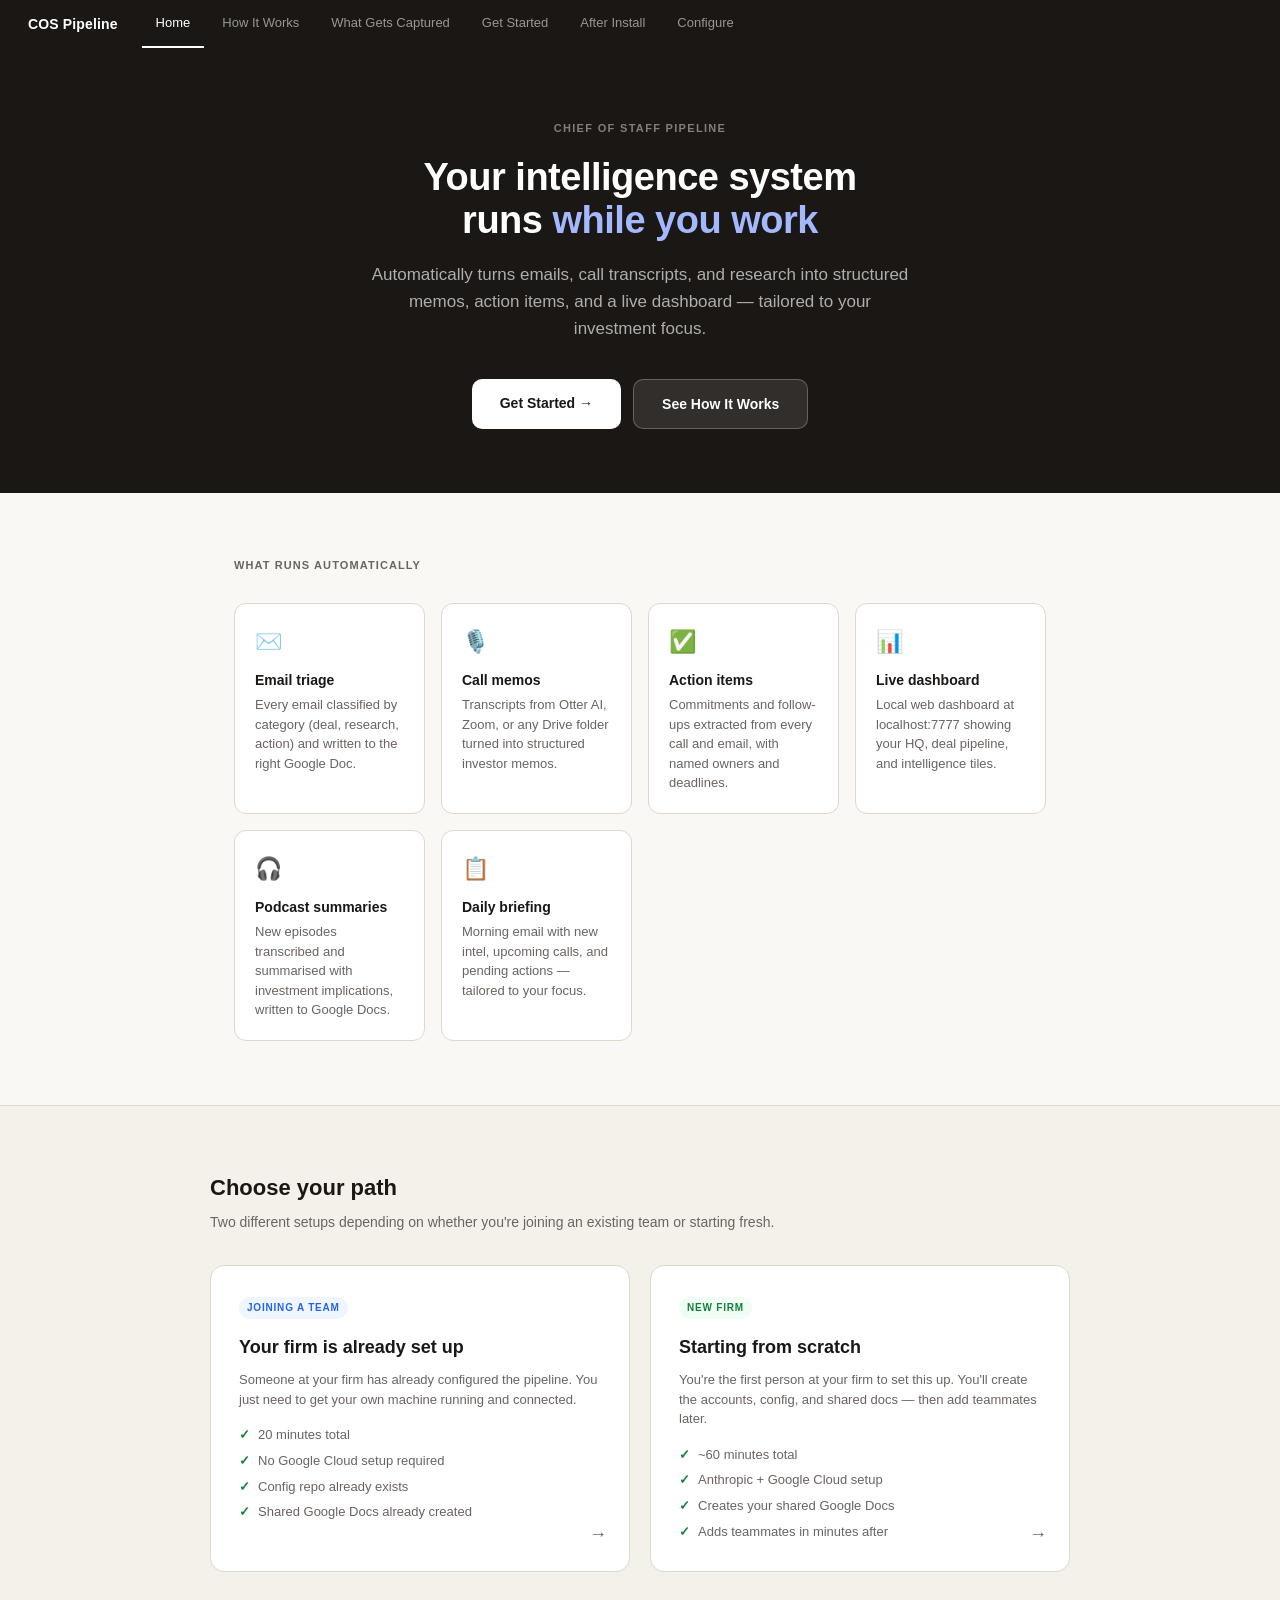
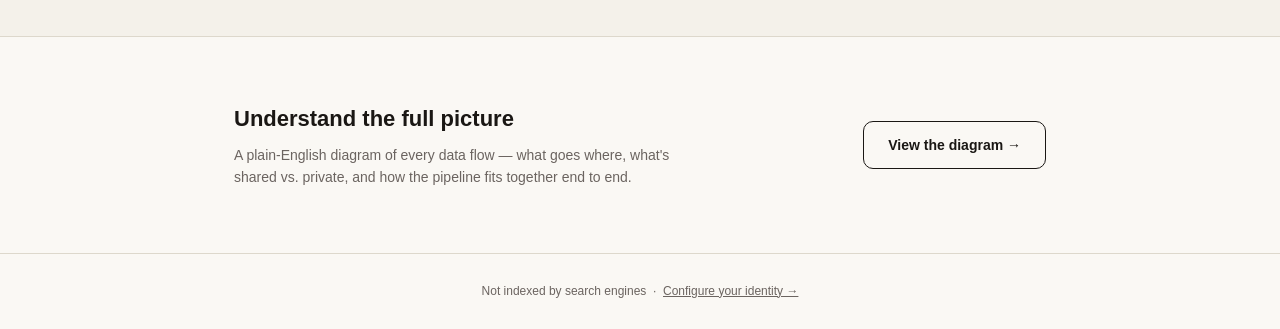
<file: docs/index.html>
<!DOCTYPE html>
<html lang="en">
<head>
<meta charset="UTF-8">
<meta name="viewport" content="width=device-width, initial-scale=1.0">
<meta name="robots" content="noindex, nofollow">
<title>COS Pipeline</title>
<style>
  :root {
    --cream:   #faf8f4;
    --paper:   #f4f1ea;
    --border:  #ddd8cc;
    --ink:     #1a1714;
    --muted:   #6b6460;
    --blue:    #2563eb;
    --blue-bg: #eff6ff;
    --green:   #15803d;
    --green-bg:#f0fdf4;
  }

  *, *::before, *::after { box-sizing: border-box; margin: 0; padding: 0; }

  body {
    font-family: -apple-system, BlinkMacSystemFont, "Segoe UI", sans-serif;
    background: var(--cream);
    color: var(--ink);
    font-size: 15px;
    line-height: 1.6;
  }

  /* ── Nav ── */
  .site-nav {
    background: var(--ink);
    display: flex; align-items: center;
    padding: 0 28px; height: 48px;
    position: sticky; top: 0; z-index: 200; gap: 4px;
  }
  .nav-brand {
    color: white; font-weight: 700; font-size: 14px;
    text-decoration: none; margin-right: 20px; letter-spacing: .01em; flex-shrink: 0;
  }
  .nav-link {
    color: rgba(255,255,255,.55); text-decoration: none;
    font-size: 13px; font-weight: 500;
    padding: 0 14px; height: 48px;
    display: flex; align-items: center;
    border-bottom: 2px solid transparent; transition: all .15s; white-space: nowrap;
  }
  .nav-link:hover { color: white; }
  .nav-link.active { color: white; border-bottom-color: white; }

  /* ── Hero ── */
  .hero {
    background: var(--ink);
    color: white;
    text-align: center;
    padding: 72px 24px 64px;
  }
  .hero-label {
    font-size: 11px; font-weight: 700; letter-spacing: .12em;
    text-transform: uppercase; color: rgba(255,255,255,.45);
    margin-bottom: 18px;
  }
  .hero h1 {
    font-size: 38px; font-weight: 800; letter-spacing: -.5px;
    line-height: 1.15; margin-bottom: 18px;
  }
  .hero h1 em { font-style: normal; color: #a3b8ff; }
  .hero p {
    font-size: 17px; color: rgba(255,255,255,.65);
    max-width: 540px; margin: 0 auto 36px;
  }
  .hero-ctas { display: flex; gap: 12px; justify-content: center; flex-wrap: wrap; }
  .btn-primary {
    background: white; color: var(--ink);
    border: none; border-radius: 10px;
    padding: 13px 28px; font-size: 14px; font-weight: 700;
    cursor: pointer; text-decoration: none; display: inline-block;
    transition: all .15s;
  }
  .btn-primary:hover { background: #e8e3da; }
  .btn-ghost {
    background: rgba(255,255,255,.1); color: white;
    border: 1px solid rgba(255,255,255,.25); border-radius: 10px;
    padding: 13px 28px; font-size: 14px; font-weight: 600;
    cursor: pointer; text-decoration: none; display: inline-block;
    transition: all .15s;
  }
  .btn-ghost:hover { background: rgba(255,255,255,.18); }

  /* ── What it does ── */
  .what { max-width: 860px; margin: 0 auto; padding: 64px 24px; }
  .what h2 { font-size: 11px; font-weight: 700; letter-spacing: .1em; text-transform: uppercase; color: var(--muted); margin-bottom: 28px; }
  .what-grid {
    display: grid;
    grid-template-columns: repeat(auto-fit, minmax(190px, 1fr));
    gap: 16px;
  }
  .what-card {
    background: white; border: 1px solid var(--border);
    border-radius: 12px; padding: 20px;
  }
  .what-icon { font-size: 22px; margin-bottom: 10px; }
  .what-title { font-size: 14px; font-weight: 700; margin-bottom: 4px; }
  .what-desc  { font-size: 13px; color: var(--muted); line-height: 1.5; }

  /* ── Path chooser ── */
  .paths {
    background: var(--paper);
    border-top: 1px solid var(--border);
    border-bottom: 1px solid var(--border);
    padding: 64px 24px;
  }
  .paths-inner { max-width: 860px; margin: 0 auto; }
  .paths h2 { font-size: 22px; font-weight: 700; margin-bottom: 6px; }
  .paths > .paths-inner > p { font-size: 14px; color: var(--muted); margin-bottom: 32px; }

  .path-cards { display: grid; grid-template-columns: 1fr 1fr; gap: 20px; }
  .path-card {
    background: white; border: 1px solid var(--border);
    border-radius: 14px; padding: 28px; text-decoration: none;
    color: var(--ink); display: block;
    transition: all .15s; position: relative; overflow: hidden;
  }
  .path-card:hover { border-color: var(--ink); box-shadow: 0 4px 20px rgba(0,0,0,.08); transform: translateY(-1px); }
  .path-badge {
    font-size: 10px; font-weight: 700; letter-spacing: .08em; text-transform: uppercase;
    padding: 3px 8px; border-radius: 20px; margin-bottom: 14px; display: inline-block;
  }
  .path-badge.team { background: var(--blue-bg); color: var(--blue); }
  .path-badge.firm { background: var(--green-bg); color: var(--green); }
  .path-title { font-size: 18px; font-weight: 700; margin-bottom: 8px; }
  .path-desc  { font-size: 13px; color: var(--muted); margin-bottom: 16px; line-height: 1.5; }
  .path-list  { font-size: 13px; color: var(--muted); display: flex; flex-direction: column; gap: 5px; }
  .path-list li { display: flex; gap: 8px; list-style: none; }
  .path-list li::before { content: '✓'; color: var(--green); font-weight: 700; flex-shrink: 0; }
  .path-arrow {
    position: absolute; bottom: 22px; right: 22px;
    font-size: 18px; color: var(--muted); transition: all .15s;
  }
  .path-card:hover .path-arrow { color: var(--ink); transform: translateX(3px); }

  /* ── How it works teaser ── */
  .works-teaser {
    max-width: 860px; margin: 0 auto; padding: 64px 24px;
    display: flex; align-items: center; justify-content: space-between;
    gap: 40px; flex-wrap: wrap;
  }
  .works-teaser h2 { font-size: 22px; font-weight: 700; margin-bottom: 8px; }
  .works-teaser p  { font-size: 14px; color: var(--muted); max-width: 440px; }
  .btn-outline {
    background: none; border: 1.5px solid var(--ink); border-radius: 10px;
    padding: 12px 24px; font-size: 14px; font-weight: 600;
    cursor: pointer; text-decoration: none; color: var(--ink);
    display: inline-block; transition: all .15s; white-space: nowrap;
  }
  .btn-outline:hover { background: var(--ink); color: white; }

  /* ── Footer ── */
  .footer {
    text-align: center; color: var(--muted); font-size: 12px;
    padding: 28px 0; border-top: 1px solid var(--border);
  }

  @media (max-width: 620px) {
    .hero h1 { font-size: 28px; }
    .path-cards { grid-template-columns: 1fr; }
    .works-teaser { flex-direction: column; gap: 20px; }
  }
</style>
</head>
<body>

<nav class="site-nav">
  <a href="index.html" class="nav-brand">COS Pipeline</a>
  <a href="index.html" class="nav-link active">Home</a>
  <a href="HOW_IT_ALL_WORKS.html" class="nav-link">How It Works</a>
  <a href="what_gets_captured.html" class="nav-link">What Gets Captured</a>
  <a href="onboard.html" class="nav-link">Get Started</a>
  <a href="after_install.html" class="nav-link">After Install</a>
  <a href="configure.html" class="nav-link">Configure</a>
</nav>

<!-- Hero -->
<div class="hero">
  <div class="hero-label">Chief of Staff Pipeline</div>
  <h1>Your intelligence system<br>runs <em>while you work</em></h1>
  <p>Automatically turns emails, call transcripts, and research into structured memos, action items, and a live dashboard — tailored to your investment focus.</p>
  <div class="hero-ctas">
    <a href="onboard.html" class="btn-primary">Get Started →</a>
    <a href="HOW_IT_ALL_WORKS.html" class="btn-ghost">See How It Works</a>
  </div>
</div>

<!-- What it does -->
<div class="what">
  <h2>What runs automatically</h2>
  <div class="what-grid">
    <div class="what-card">
      <div class="what-icon">✉️</div>
      <div class="what-title">Email triage</div>
      <div class="what-desc">Every email classified by category (deal, research, action) and written to the right Google Doc.</div>
    </div>
    <div class="what-card">
      <div class="what-icon">🎙️</div>
      <div class="what-title">Call memos</div>
      <div class="what-desc">Transcripts from Otter AI, Zoom, or any Drive folder turned into structured investor memos.</div>
    </div>
    <div class="what-card">
      <div class="what-icon">✅</div>
      <div class="what-title">Action items</div>
      <div class="what-desc">Commitments and follow-ups extracted from every call and email, with named owners and deadlines.</div>
    </div>
    <div class="what-card">
      <div class="what-icon">📊</div>
      <div class="what-title">Live dashboard</div>
      <div class="what-desc">Local web dashboard at localhost:7777 showing your HQ, deal pipeline, and intelligence tiles.</div>
    </div>
    <div class="what-card">
      <div class="what-icon">🎧</div>
      <div class="what-title">Podcast summaries</div>
      <div class="what-desc">New episodes transcribed and summarised with investment implications, written to Google Docs.</div>
    </div>
    <div class="what-card">
      <div class="what-icon">📋</div>
      <div class="what-title">Daily briefing</div>
      <div class="what-desc">Morning email with new intel, upcoming calls, and pending actions — tailored to your focus.</div>
    </div>
  </div>
</div>

<!-- Path chooser -->
<div class="paths">
  <div class="paths-inner">
    <h2>Choose your path</h2>
    <p>Two different setups depending on whether you're joining an existing team or starting fresh.</p>

    <div class="path-cards">

      <a href="onboard.html" class="path-card">
        <div class="path-badge team">Joining a team</div>
        <div class="path-title">Your firm is already set up</div>
        <div class="path-desc">Someone at your firm has already configured the pipeline. You just need to get your own machine running and connected.</div>
        <ul class="path-list">
          <li>20 minutes total</li>
          <li>No Google Cloud setup required</li>
          <li>Config repo already exists</li>
          <li>Shared Google Docs already created</li>
        </ul>
        <span class="path-arrow">→</span>
      </a>

      <a href="onboard-new-firm.html" class="path-card">
        <div class="path-badge firm">New firm</div>
        <div class="path-title">Starting from scratch</div>
        <div class="path-desc">You're the first person at your firm to set this up. You'll create the accounts, config, and shared docs — then add teammates later.</div>
        <ul class="path-list">
          <li>~60 minutes total</li>
          <li>Anthropic + Google Cloud setup</li>
          <li>Creates your shared Google Docs</li>
          <li>Adds teammates in minutes after</li>
        </ul>
        <span class="path-arrow">→</span>
      </a>

    </div>
  </div>
</div>

<!-- How it works teaser -->
<div class="works-teaser">
  <div>
    <h2>Understand the full picture</h2>
    <p>A plain-English diagram of every data flow — what goes where, what's shared vs. private, and how the pipeline fits together end to end.</p>
  </div>
  <a href="HOW_IT_ALL_WORKS.html" class="btn-outline">View the diagram →</a>
</div>

<div class="footer">
  Not indexed by search engines &nbsp;·&nbsp;
  <a href="configure.html" style="color:var(--muted)">Configure your identity →</a>
</div>

</body>
</html>
</file>
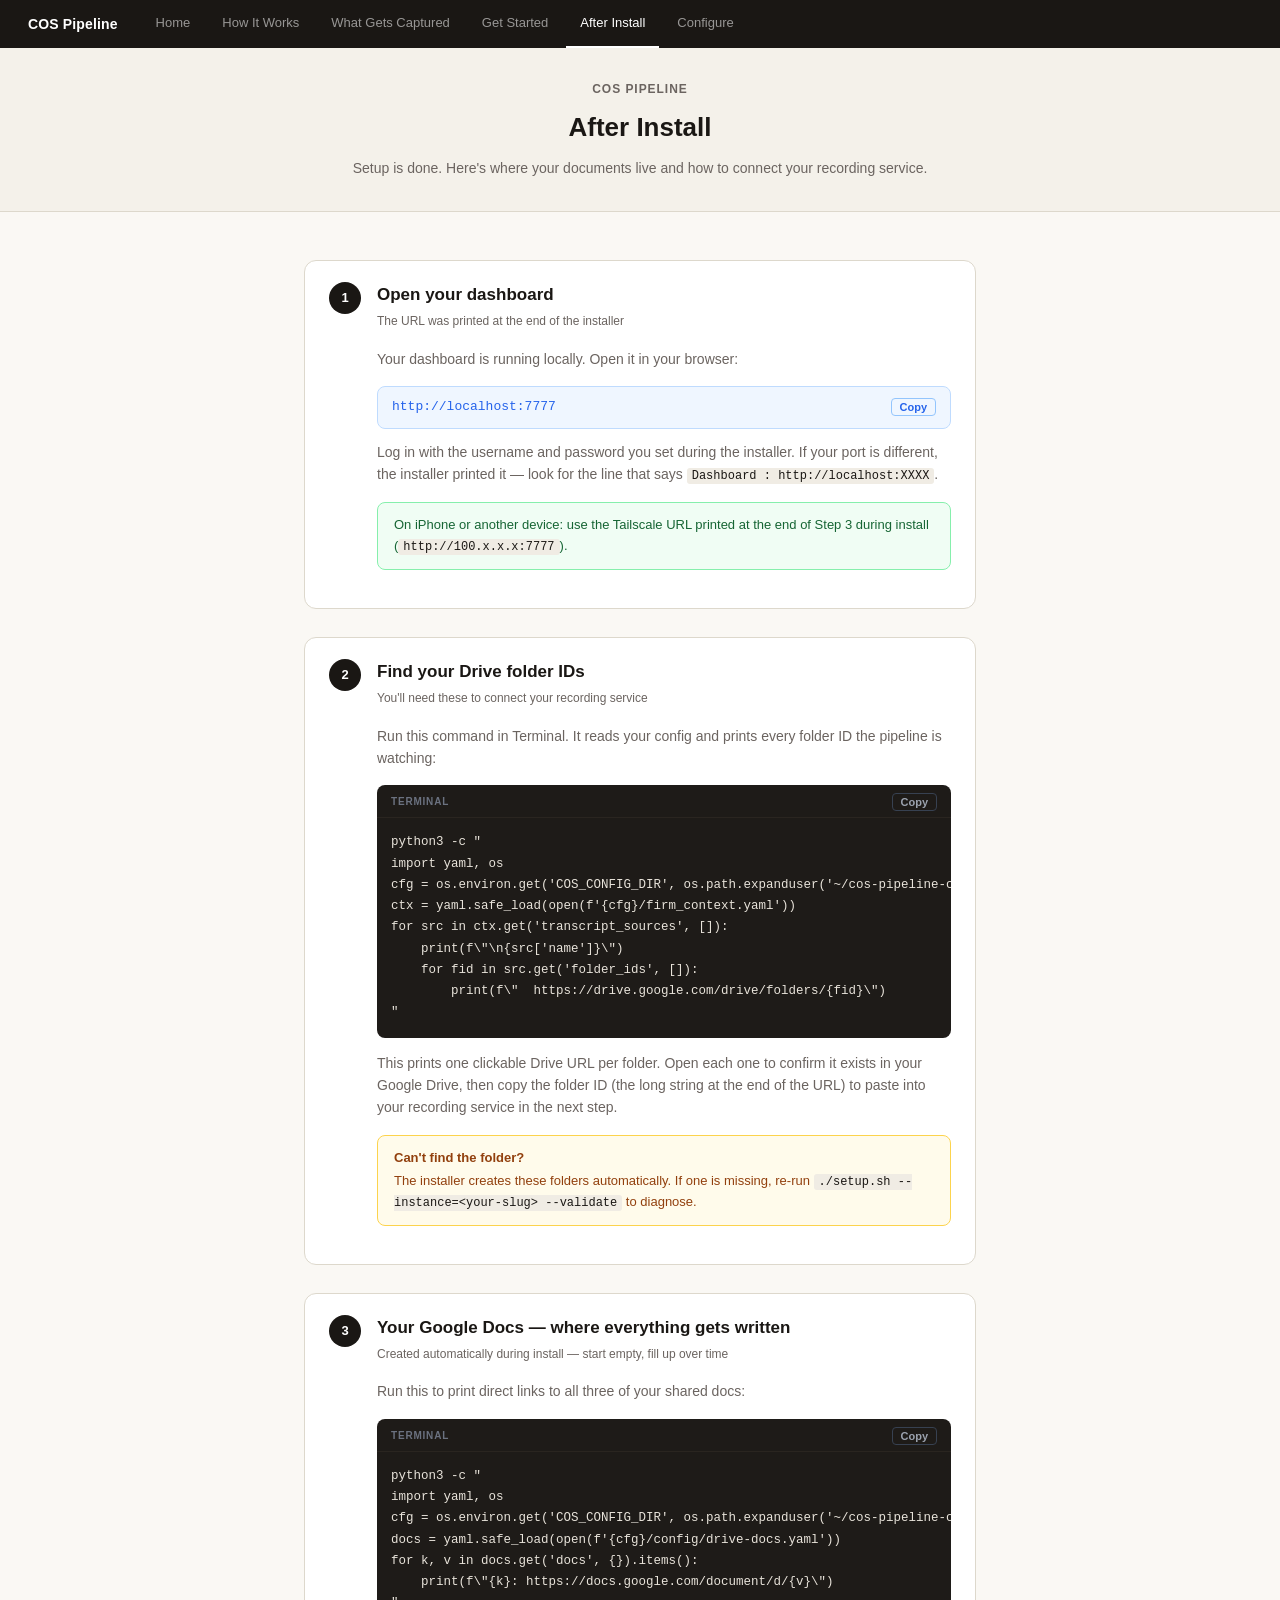
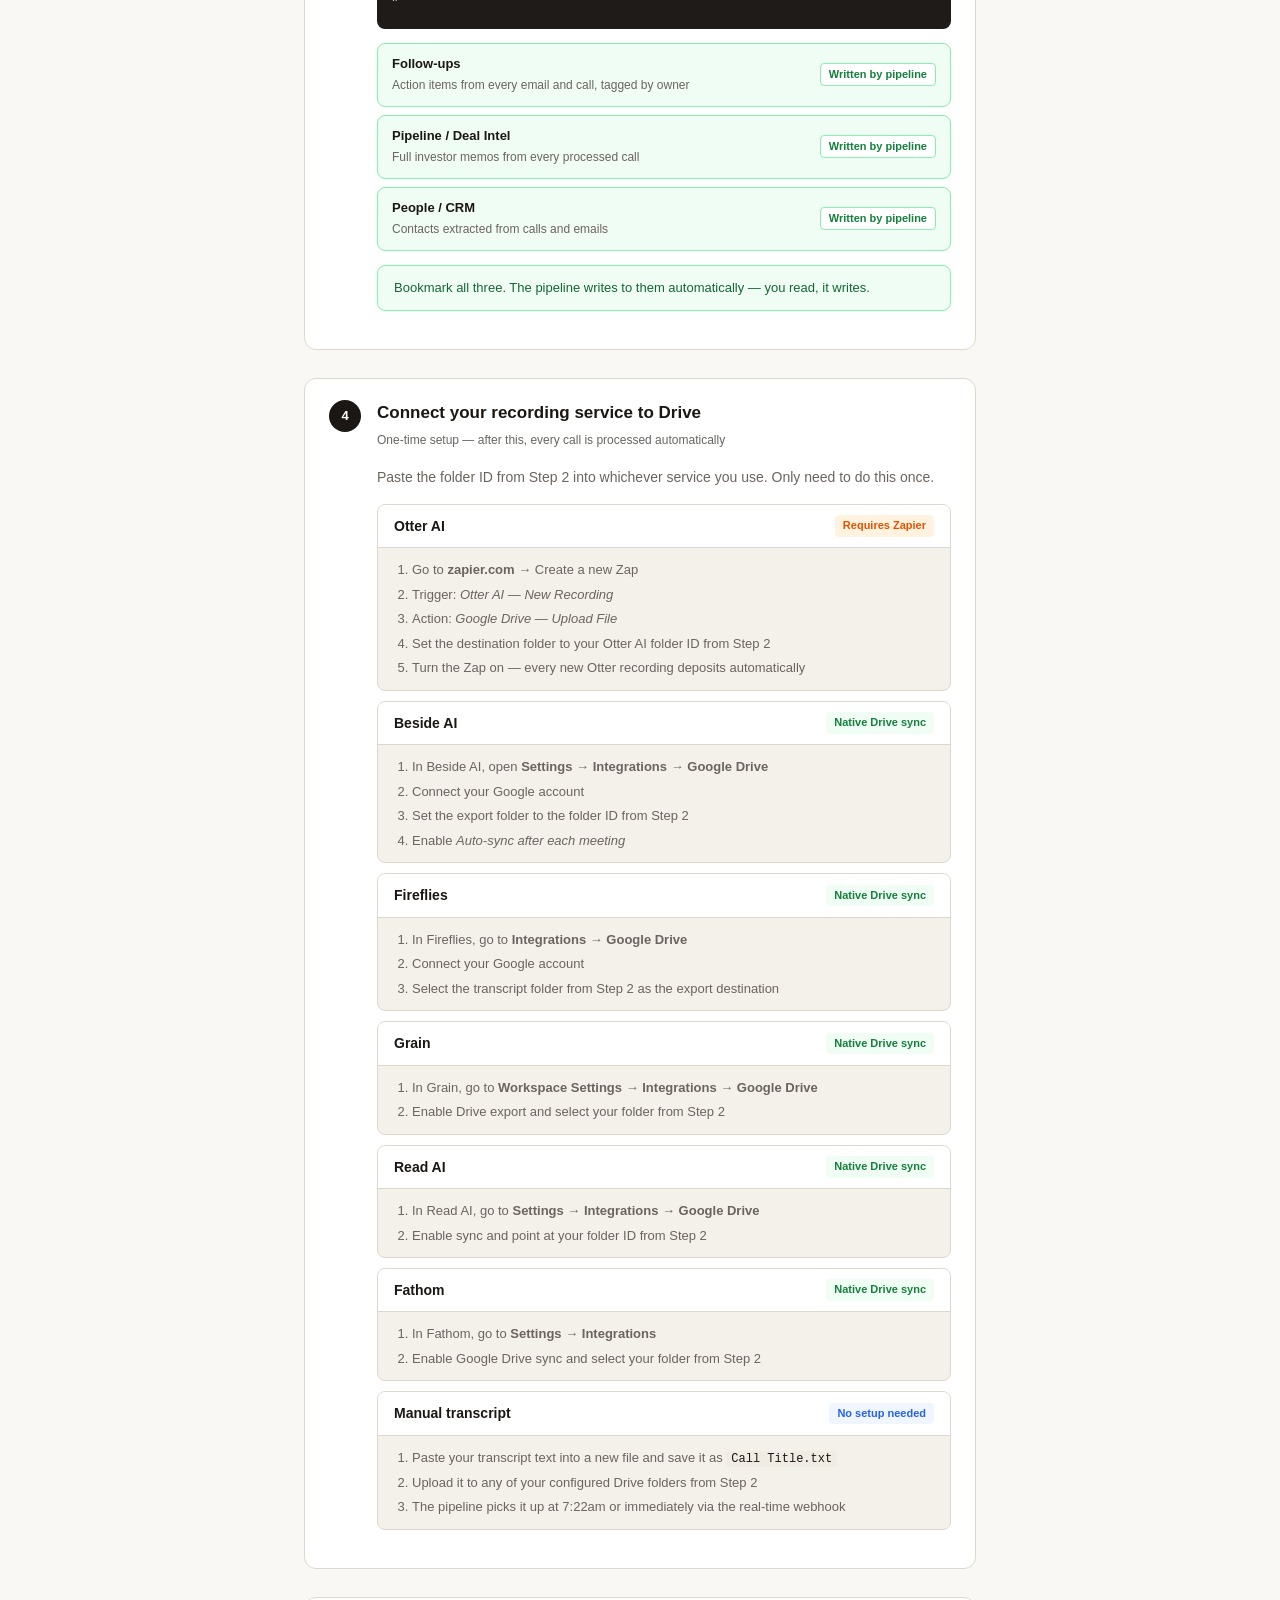
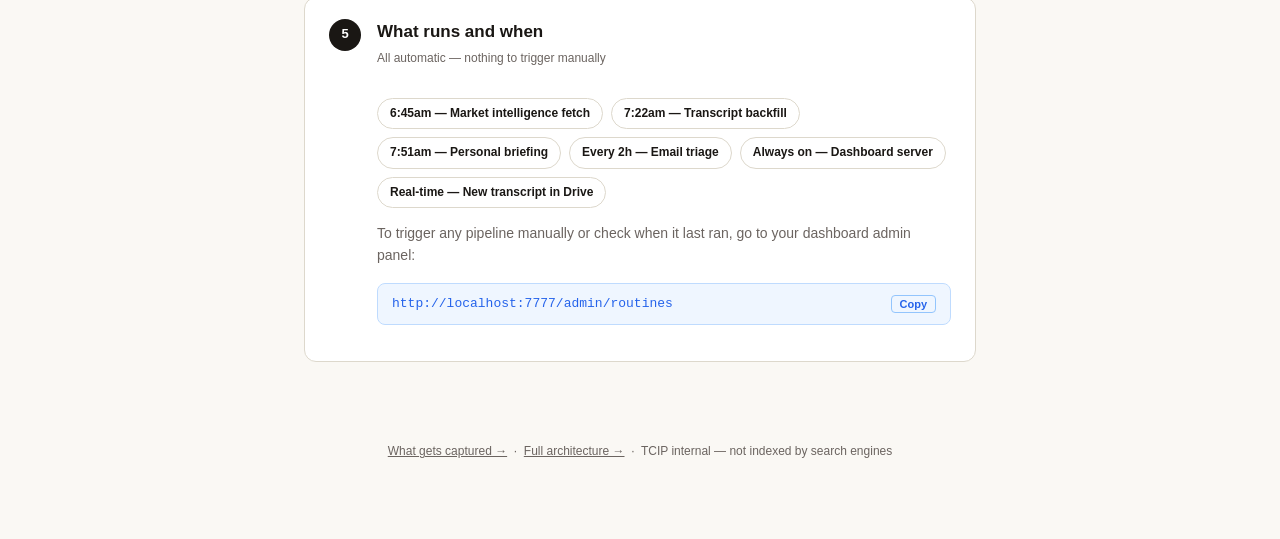
<file: docs/after_install.html>
<!DOCTYPE html>
<html lang="en">
<head>
<meta charset="UTF-8">
<meta name="viewport" content="width=device-width, initial-scale=1.0">
<meta name="robots" content="noindex, nofollow">
<title>COS Pipeline — After Install</title>
<style>
  :root {
    --cream:    #faf8f4;
    --paper:    #f4f1ea;
    --border:   #ddd8cc;
    --ink:      #1a1714;
    --muted:    #6b6460;
    --blue:     #2563eb;
    --blue-bg:  #eff6ff;
    --green:    #15803d;
    --green-bg: #f0fdf4;
    --amber:    #92400e;
    --amber-bg: #fffbeb;
    --code-bg:  #1e1b18;
    --code-fg:  #e8e3da;
  }

  *, *::before, *::after { box-sizing: border-box; margin: 0; padding: 0; }

  body {
    font-family: -apple-system, BlinkMacSystemFont, "Segoe UI", sans-serif;
    font-size: 15px; line-height: 1.6;
    background: var(--cream); color: var(--ink);
  }

  .site-nav {
    background: var(--ink); display: flex; align-items: center;
    padding: 0 28px; height: 48px;
    position: sticky; top: 0; z-index: 200; gap: 4px;
  }
  .nav-brand { color: white; font-weight: 700; font-size: 14px; text-decoration: none; margin-right: 20px; letter-spacing: .01em; flex-shrink: 0; }
  .nav-link {
    color: rgba(255,255,255,.55); text-decoration: none; font-size: 13px; font-weight: 500;
    padding: 0 14px; height: 48px; display: flex; align-items: center;
    border-bottom: 2px solid transparent; transition: all .15s; white-space: nowrap;
  }
  .nav-link:hover { color: white; }
  .nav-link.active { color: white; border-bottom-color: white; }

  .header { border-bottom: 1px solid var(--border); background: var(--paper); padding: 32px 0; text-align: center; }
  .header .firm { font-size: 12px; font-weight: 600; letter-spacing: .08em; text-transform: uppercase; color: var(--muted); margin-bottom: 8px; }
  .header h1 { font-size: 26px; font-weight: 700; color: var(--ink); }
  .header p  { margin-top: 8px; color: var(--muted); font-size: 14px; }

  .container { max-width: 720px; margin: 0 auto; padding: 48px 24px 80px; }

  /* Steps */
  .steps { display: flex; flex-direction: column; gap: 28px; }

  .step { background: white; border: 1px solid var(--border); border-radius: 12px; overflow: hidden; }

  .step-header { padding: 20px 24px 16px; display: flex; align-items: flex-start; gap: 16px; }
  .step-num {
    width: 32px; height: 32px; border-radius: 50%;
    background: var(--ink); color: white;
    font-size: 13px; font-weight: 700;
    display: flex; align-items: center; justify-content: center;
    flex-shrink: 0; margin-top: 1px;
  }
  .step-title { font-size: 17px; font-weight: 700; color: var(--ink); margin-bottom: 4px; }
  .step-sub   { font-size: 12px; color: var(--muted); }
  .step-body  { padding: 0 24px 24px 72px; }
  .step-body p { color: var(--muted); font-size: 14px; margin-bottom: 16px; }
  .step-body p:last-child { margin-bottom: 0; }

  /* Code blocks */
  .code-block { background: var(--code-bg); border-radius: 8px; margin: 14px 0; overflow: hidden; }
  .code-label {
    font-size: 10px; font-weight: 700; text-transform: uppercase; letter-spacing: .08em;
    color: #6b7280; padding: 8px 14px 6px;
    border-bottom: 1px solid #2a2520;
    display: flex; justify-content: space-between; align-items: center;
  }
  .copy-btn {
    font-size: 11px; font-weight: 600; color: #9ca3af;
    background: none; border: 1px solid #374151; border-radius: 4px;
    padding: 2px 8px; cursor: pointer; transition: all .15s;
  }
  .copy-btn:hover { color: white; border-color: #6b7280; }
  .copy-btn.copied { color: #34d399; border-color: #34d399; }
  .code-block code {
    display: block; padding: 14px;
    font-family: "SFMono-Regular","Menlo","Consolas",monospace;
    font-size: 12.5px; line-height: 1.7; color: var(--code-fg);
    white-space: pre; overflow-x: auto;
  }

  /* URL block */
  .url-block {
    display: flex; align-items: center; justify-content: space-between; gap: 12px;
    background: var(--blue-bg); border: 1px solid #bfdbfe;
    border-radius: 8px; padding: 10px 14px; margin: 12px 0;
  }
  .url-block a { font-family: "SFMono-Regular",monospace; font-size: 13px; color: var(--blue); text-decoration: none; word-break: break-all; }
  .url-block a:hover { text-decoration: underline; }
  .url-copy-btn {
    font-size: 11px; font-weight: 600; color: var(--blue);
    background: none; border: 1px solid #93c5fd; border-radius: 4px;
    padding: 2px 8px; cursor: pointer; white-space: nowrap; transition: all .15s; flex-shrink: 0;
  }
  .url-copy-btn:hover { background: var(--blue); color: white; border-color: var(--blue); }
  .url-copy-btn.copied { color: var(--green); border-color: var(--green); }

  /* Tip / Note */
  .tip {
    background: var(--green-bg); border: 1px solid #86efac;
    border-radius: 8px; padding: 12px 16px; font-size: 13px; color: #166534; margin: 14px 0;
  }
  .note {
    background: var(--amber-bg); border: 1px solid #fcd34d;
    border-radius: 8px; padding: 12px 16px; font-size: 13px; color: var(--amber); margin: 14px 0;
  }
  .note strong { display: block; margin-bottom: 2px; }

  /* Doc list */
  .doc-list { display: flex; flex-direction: column; gap: 8px; margin: 14px 0; }
  .doc-row {
    display: flex; align-items: center; justify-content: space-between; gap: 12px;
    background: var(--green-bg); border: 1px solid #86efac;
    border-radius: 8px; padding: 10px 14px;
  }
  .doc-row-label { font-size: 13px; font-weight: 600; color: var(--ink); }
  .doc-row-desc  { font-size: 12px; color: var(--muted); margin-top: 2px; }
  .doc-badge { font-size: 11px; font-weight: 600; color: var(--green); background: white; border: 1px solid #86efac; border-radius: 4px; padding: 2px 8px; white-space: nowrap; flex-shrink: 0; }

  /* Service table */
  .service-list { display: flex; flex-direction: column; gap: 10px; margin: 14px 0; }
  .service-card { background: var(--paper); border: 1px solid var(--border); border-radius: 8px; overflow: hidden; }
  .service-header {
    padding: 10px 16px; display: flex; align-items: center; justify-content: space-between;
    border-bottom: 1px solid var(--border); background: white;
  }
  .service-name { font-size: 14px; font-weight: 700; color: var(--ink); }
  .service-badge { font-size: 11px; font-weight: 600; padding: 2px 8px; border-radius: 4px; }
  .badge-zapier  { background: #fff3e0; color: #e65100; }
  .badge-native  { background: var(--green-bg); color: var(--green); }
  .badge-manual  { background: var(--blue-bg); color: var(--blue); }
  .service-body { padding: 12px 16px; }
  .service-body ol { padding-left: 18px; font-size: 13px; color: var(--muted); display: flex; flex-direction: column; gap: 5px; }
  .service-body ol li { line-height: 1.5; }

  code.inline {
    font-family: "SFMono-Regular","Menlo",monospace;
    font-size: 12px; background: #f0ece4; padding: 1px 5px; border-radius: 3px; color: var(--ink);
  }

  /* Schedule summary */
  .schedule-bar {
    display: flex; gap: 8px; flex-wrap: wrap; margin: 14px 0;
  }
  .sched-pill {
    background: white; border: 1px solid var(--border); border-radius: 20px;
    padding: 5px 12px; font-size: 12px; font-weight: 600; color: var(--ink);
  }

  .footer { text-align: center; color: var(--muted); font-size: 12px; padding: 32px 0 0; }
  .footer a { color: var(--muted); }
</style>
</head>
<body>

<nav class="site-nav">
  <a href="index.html" class="nav-brand">COS Pipeline</a>
  <a href="index.html" class="nav-link">Home</a>
  <a href="HOW_IT_ALL_WORKS.html" class="nav-link">How It Works</a>
  <a href="what_gets_captured.html" class="nav-link">What Gets Captured</a>
  <a href="onboard-new-firm.html" class="nav-link">Get Started</a>
  <a href="after_install.html" class="nav-link active">After Install</a>
  <a href="configure.html" class="nav-link">Configure</a>
</nav>

<div class="header">
  <div class="firm">COS Pipeline</div>
  <h1>After Install</h1>
  <p>Setup is done. Here's where your documents live and how to connect your recording service.</p>
</div>

<div class="container">
<div class="steps">

  <!-- Step 1: Open your dashboard -->
  <div class="step">
    <div class="step-header">
      <div class="step-num">1</div>
      <div>
        <div class="step-title">Open your dashboard</div>
        <div class="step-sub">The URL was printed at the end of the installer</div>
      </div>
    </div>
    <div class="step-body">
      <p>Your dashboard is running locally. Open it in your browser:</p>
      <div class="url-block">
        <a href="http://localhost:7777" target="_blank">http://localhost:7777</a>
        <button class="url-copy-btn" onclick="copyUrl(this)">Copy</button>
      </div>
      <p>Log in with the username and password you set during the installer. If your port is different, the installer printed it — look for the line that says <code class="inline">Dashboard : http://localhost:XXXX</code>.</p>
      <div class="tip">On iPhone or another device: use the Tailscale URL printed at the end of Step 3 during install (<code class="inline">http://100.x.x.x:7777</code>).</div>
    </div>
  </div>

  <!-- Step 2: Find your folder IDs -->
  <div class="step">
    <div class="step-header">
      <div class="step-num">2</div>
      <div>
        <div class="step-title">Find your Drive folder IDs</div>
        <div class="step-sub">You'll need these to connect your recording service</div>
      </div>
    </div>
    <div class="step-body">
      <p>Run this command in Terminal. It reads your config and prints every folder ID the pipeline is watching:</p>
      <div class="code-block">
        <div class="code-label">Terminal <button class="copy-btn" onclick="copyCode(this)">Copy</button></div>
        <code>python3 -c "
import yaml, os
cfg = os.environ.get('COS_CONFIG_DIR', os.path.expanduser('~/cos-pipeline-config'))
ctx = yaml.safe_load(open(f'{cfg}/firm_context.yaml'))
for src in ctx.get('transcript_sources', []):
    print(f\"\n{src['name']}\")
    for fid in src.get('folder_ids', []):
        print(f\"  https://drive.google.com/drive/folders/{fid}\")
"</code>
      </div>
      <p>This prints one clickable Drive URL per folder. Open each one to confirm it exists in your Google Drive, then copy the folder ID (the long string at the end of the URL) to paste into your recording service in the next step.</p>
      <div class="note">
        <strong>Can't find the folder?</strong> The installer creates these folders automatically. If one is missing, re-run <code class="inline">./setup.sh --instance=&lt;your-slug&gt; --validate</code> to diagnose.
      </div>
    </div>
  </div>

  <!-- Step 3: Your Google Docs dataroom -->
  <div class="step">
    <div class="step-header">
      <div class="step-num">3</div>
      <div>
        <div class="step-title">Your Google Docs — where everything gets written</div>
        <div class="step-sub">Created automatically during install — start empty, fill up over time</div>
      </div>
    </div>
    <div class="step-body">
      <p>Run this to print direct links to all three of your shared docs:</p>
      <div class="code-block">
        <div class="code-label">Terminal <button class="copy-btn" onclick="copyCode(this)">Copy</button></div>
        <code>python3 -c "
import yaml, os
cfg = os.environ.get('COS_CONFIG_DIR', os.path.expanduser('~/cos-pipeline-config'))
docs = yaml.safe_load(open(f'{cfg}/config/drive-docs.yaml'))
for k, v in docs.get('docs', {}).items():
    print(f\"{k}: https://docs.google.com/document/d/{v}\")
"</code>
      </div>
      <div class="doc-list">
        <div class="doc-row">
          <div><div class="doc-row-label">Follow-ups</div><div class="doc-row-desc">Action items from every email and call, tagged by owner</div></div>
          <span class="doc-badge">Written by pipeline</span>
        </div>
        <div class="doc-row">
          <div><div class="doc-row-label">Pipeline / Deal Intel</div><div class="doc-row-desc">Full investor memos from every processed call</div></div>
          <span class="doc-badge">Written by pipeline</span>
        </div>
        <div class="doc-row">
          <div><div class="doc-row-label">People / CRM</div><div class="doc-row-desc">Contacts extracted from calls and emails</div></div>
          <span class="doc-badge">Written by pipeline</span>
        </div>
      </div>
      <div class="tip">Bookmark all three. The pipeline writes to them automatically — you read, it writes.</div>
    </div>
  </div>

  <!-- Step 4: Connect your recording service -->
  <div class="step">
    <div class="step-header">
      <div class="step-num">4</div>
      <div>
        <div class="step-title">Connect your recording service to Drive</div>
        <div class="step-sub">One-time setup — after this, every call is processed automatically</div>
      </div>
    </div>
    <div class="step-body">
      <p>Paste the folder ID from Step 2 into whichever service you use. Only need to do this once.</p>

      <div class="service-list">

        <div class="service-card">
          <div class="service-header">
            <div class="service-name">Otter AI</div>
            <span class="service-badge badge-zapier">Requires Zapier</span>
          </div>
          <div class="service-body">
            <ol>
              <li>Go to <strong>zapier.com</strong> → Create a new Zap</li>
              <li>Trigger: <em>Otter AI — New Recording</em></li>
              <li>Action: <em>Google Drive — Upload File</em></li>
              <li>Set the destination folder to your Otter AI folder ID from Step 2</li>
              <li>Turn the Zap on — every new Otter recording deposits automatically</li>
            </ol>
          </div>
        </div>

        <div class="service-card">
          <div class="service-header">
            <div class="service-name">Beside AI</div>
            <span class="service-badge badge-native">Native Drive sync</span>
          </div>
          <div class="service-body">
            <ol>
              <li>In Beside AI, open <strong>Settings → Integrations → Google Drive</strong></li>
              <li>Connect your Google account</li>
              <li>Set the export folder to the folder ID from Step 2</li>
              <li>Enable <em>Auto-sync after each meeting</em></li>
            </ol>
          </div>
        </div>

        <div class="service-card">
          <div class="service-header">
            <div class="service-name">Fireflies</div>
            <span class="service-badge badge-native">Native Drive sync</span>
          </div>
          <div class="service-body">
            <ol>
              <li>In Fireflies, go to <strong>Integrations → Google Drive</strong></li>
              <li>Connect your Google account</li>
              <li>Select the transcript folder from Step 2 as the export destination</li>
            </ol>
          </div>
        </div>

        <div class="service-card">
          <div class="service-header">
            <div class="service-name">Grain</div>
            <span class="service-badge badge-native">Native Drive sync</span>
          </div>
          <div class="service-body">
            <ol>
              <li>In Grain, go to <strong>Workspace Settings → Integrations → Google Drive</strong></li>
              <li>Enable Drive export and select your folder from Step 2</li>
            </ol>
          </div>
        </div>

        <div class="service-card">
          <div class="service-header">
            <div class="service-name">Read AI</div>
            <span class="service-badge badge-native">Native Drive sync</span>
          </div>
          <div class="service-body">
            <ol>
              <li>In Read AI, go to <strong>Settings → Integrations → Google Drive</strong></li>
              <li>Enable sync and point at your folder ID from Step 2</li>
            </ol>
          </div>
        </div>

        <div class="service-card">
          <div class="service-header">
            <div class="service-name">Fathom</div>
            <span class="service-badge badge-native">Native Drive sync</span>
          </div>
          <div class="service-body">
            <ol>
              <li>In Fathom, go to <strong>Settings → Integrations</strong></li>
              <li>Enable Google Drive sync and select your folder from Step 2</li>
            </ol>
          </div>
        </div>

        <div class="service-card">
          <div class="service-header">
            <div class="service-name">Manual transcript</div>
            <span class="service-badge badge-manual">No setup needed</span>
          </div>
          <div class="service-body">
            <ol>
              <li>Paste your transcript text into a new file and save it as <code class="inline">Call Title.txt</code></li>
              <li>Upload it to any of your configured Drive folders from Step 2</li>
              <li>The pipeline picks it up at 7:22am or immediately via the real-time webhook</li>
            </ol>
          </div>
        </div>

      </div>
    </div>
  </div>

  <!-- Step 5: What runs and when -->
  <div class="step">
    <div class="step-header">
      <div class="step-num">5</div>
      <div>
        <div class="step-title">What runs and when</div>
        <div class="step-sub">All automatic — nothing to trigger manually</div>
      </div>
    </div>
    <div class="step-body">
      <div class="schedule-bar">
        <span class="sched-pill">6:45am — Market intelligence fetch</span>
        <span class="sched-pill">7:22am — Transcript backfill</span>
        <span class="sched-pill">7:51am — Personal briefing</span>
        <span class="sched-pill">Every 2h — Email triage</span>
        <span class="sched-pill">Always on — Dashboard server</span>
        <span class="sched-pill">Real-time — New transcript in Drive</span>
      </div>
      <p>To trigger any pipeline manually or check when it last ran, go to your dashboard admin panel:</p>
      <div class="url-block">
        <a href="http://localhost:7777/admin/routines" target="_blank">http://localhost:7777/admin/routines</a>
        <button class="url-copy-btn" onclick="copyUrl(this)">Copy</button>
      </div>
    </div>
  </div>

</div>

<div class="footer" style="margin-top: 48px;">
  <a href="what_gets_captured.html">What gets captured →</a>
  &nbsp;·&nbsp;
  <a href="HOW_IT_ALL_WORKS.html">Full architecture →</a>
  &nbsp;·&nbsp;
  TCIP internal — not indexed by search engines
</div>

</div>

<script>
function copyCode(btn) {
  const code = btn.closest('.code-block').querySelector('code').textContent;
  navigator.clipboard.writeText(code).then(() => {
    btn.textContent = 'Copied!'; btn.classList.add('copied');
    setTimeout(() => { btn.textContent = 'Copy'; btn.classList.remove('copied'); }, 2000);
  });
}
function copyUrl(btn) {
  const url = btn.closest('.url-block').querySelector('a').href;
  navigator.clipboard.writeText(url).then(() => {
    btn.textContent = 'Copied!'; btn.classList.add('copied');
    setTimeout(() => { btn.textContent = 'Copy'; btn.classList.remove('copied'); }, 2000);
  });
}
</script>

</body>
</html>
</file>
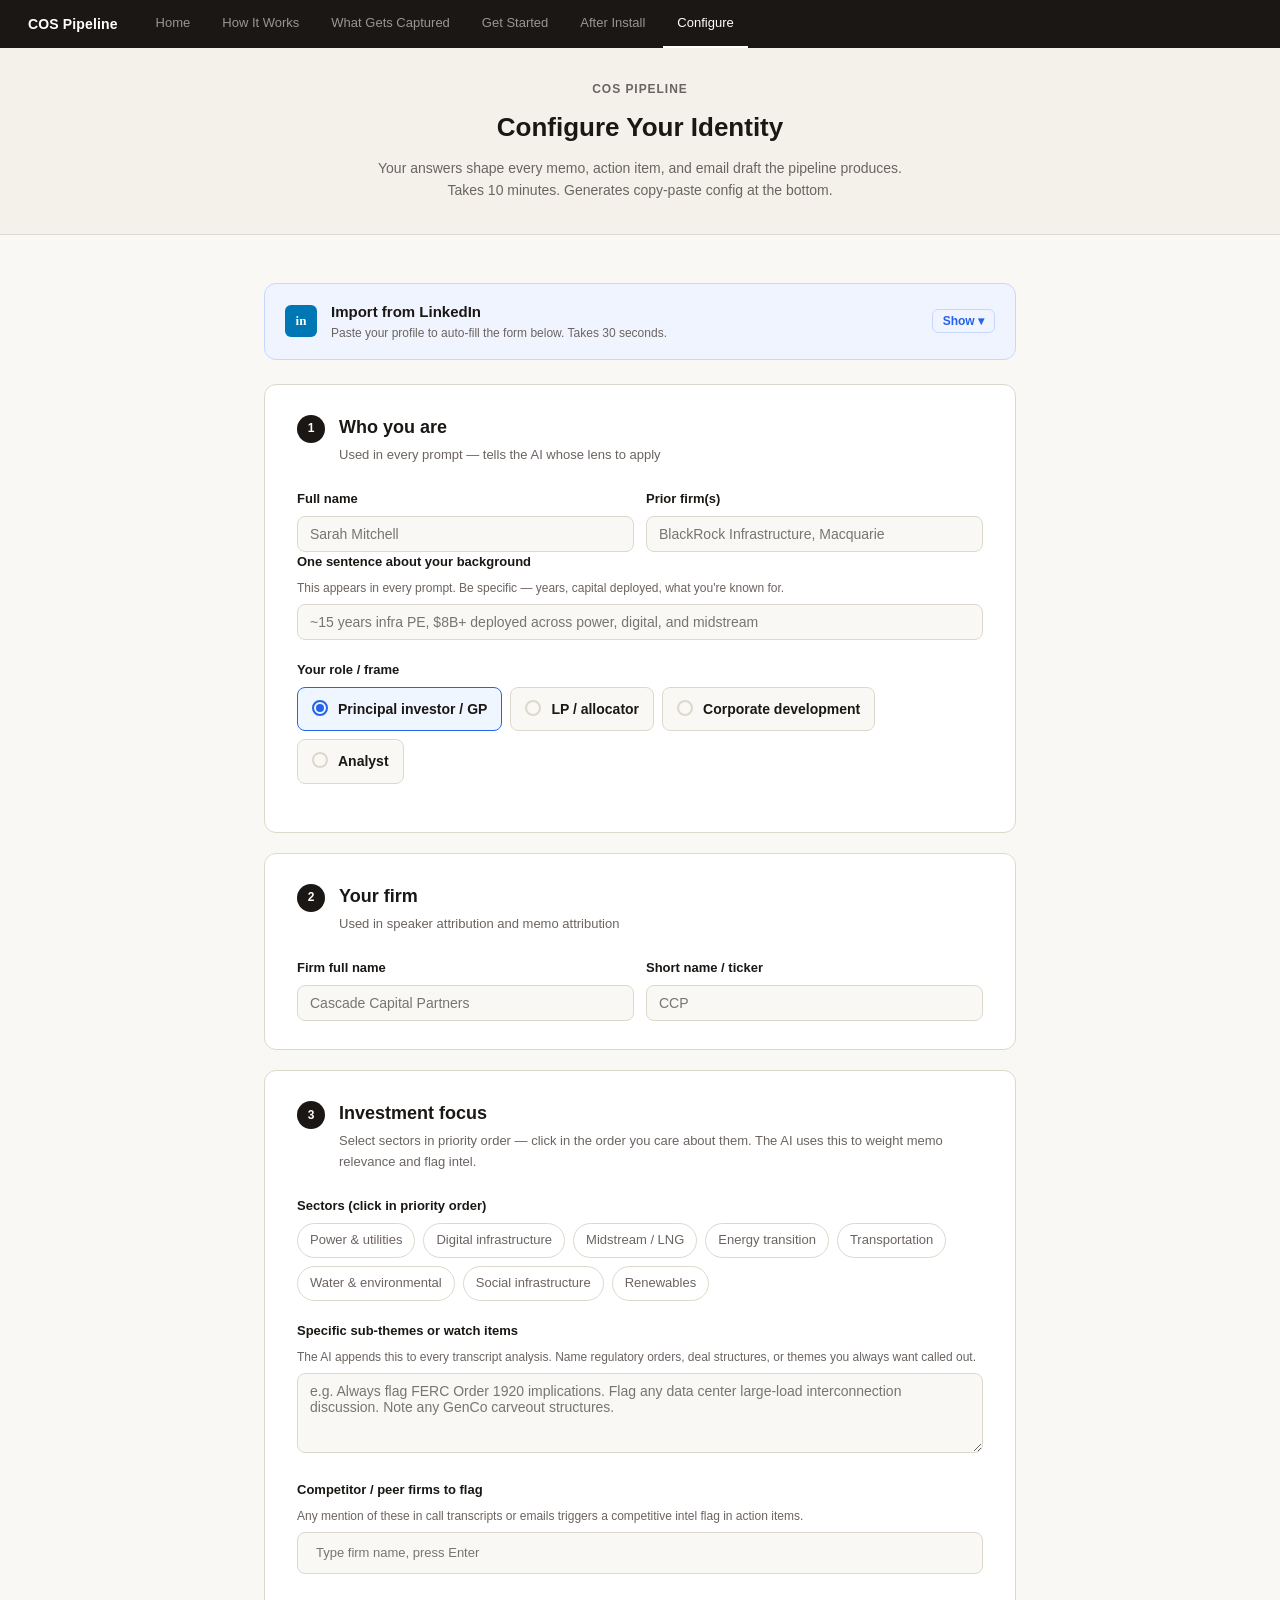
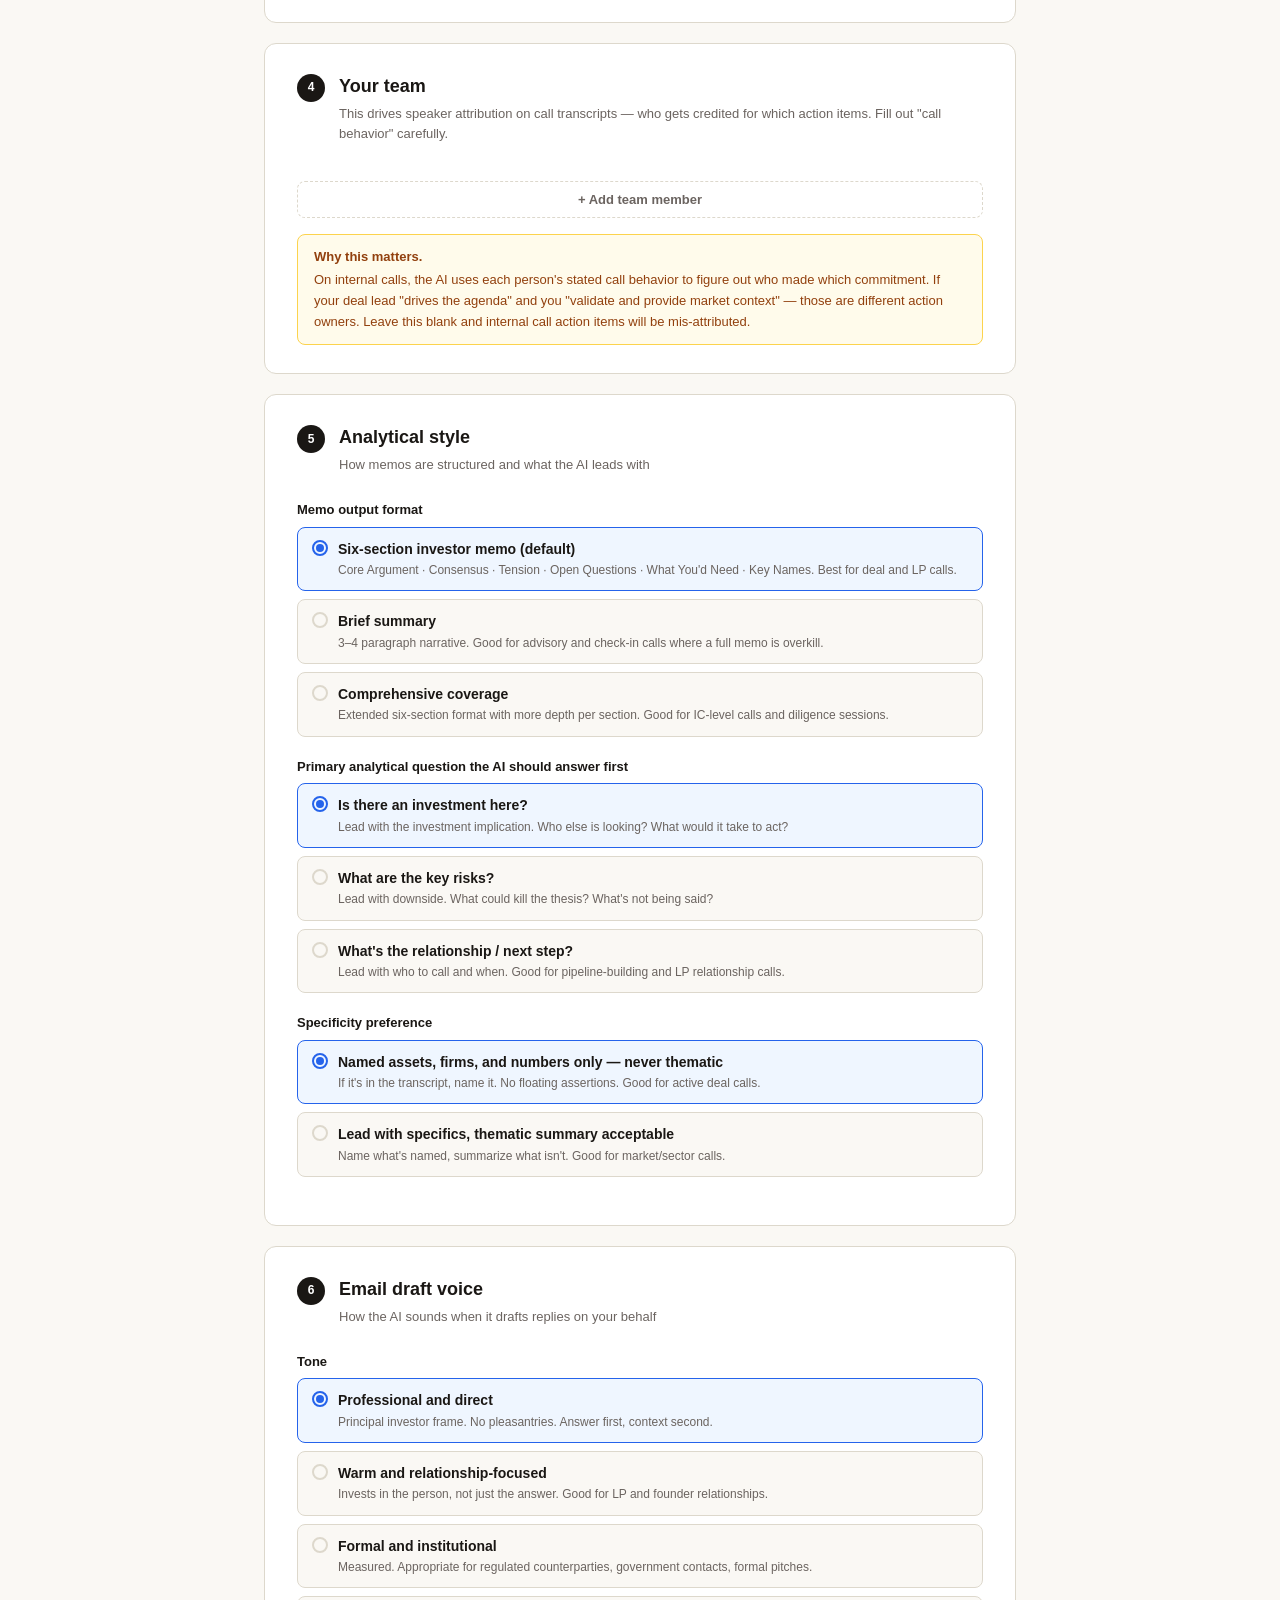
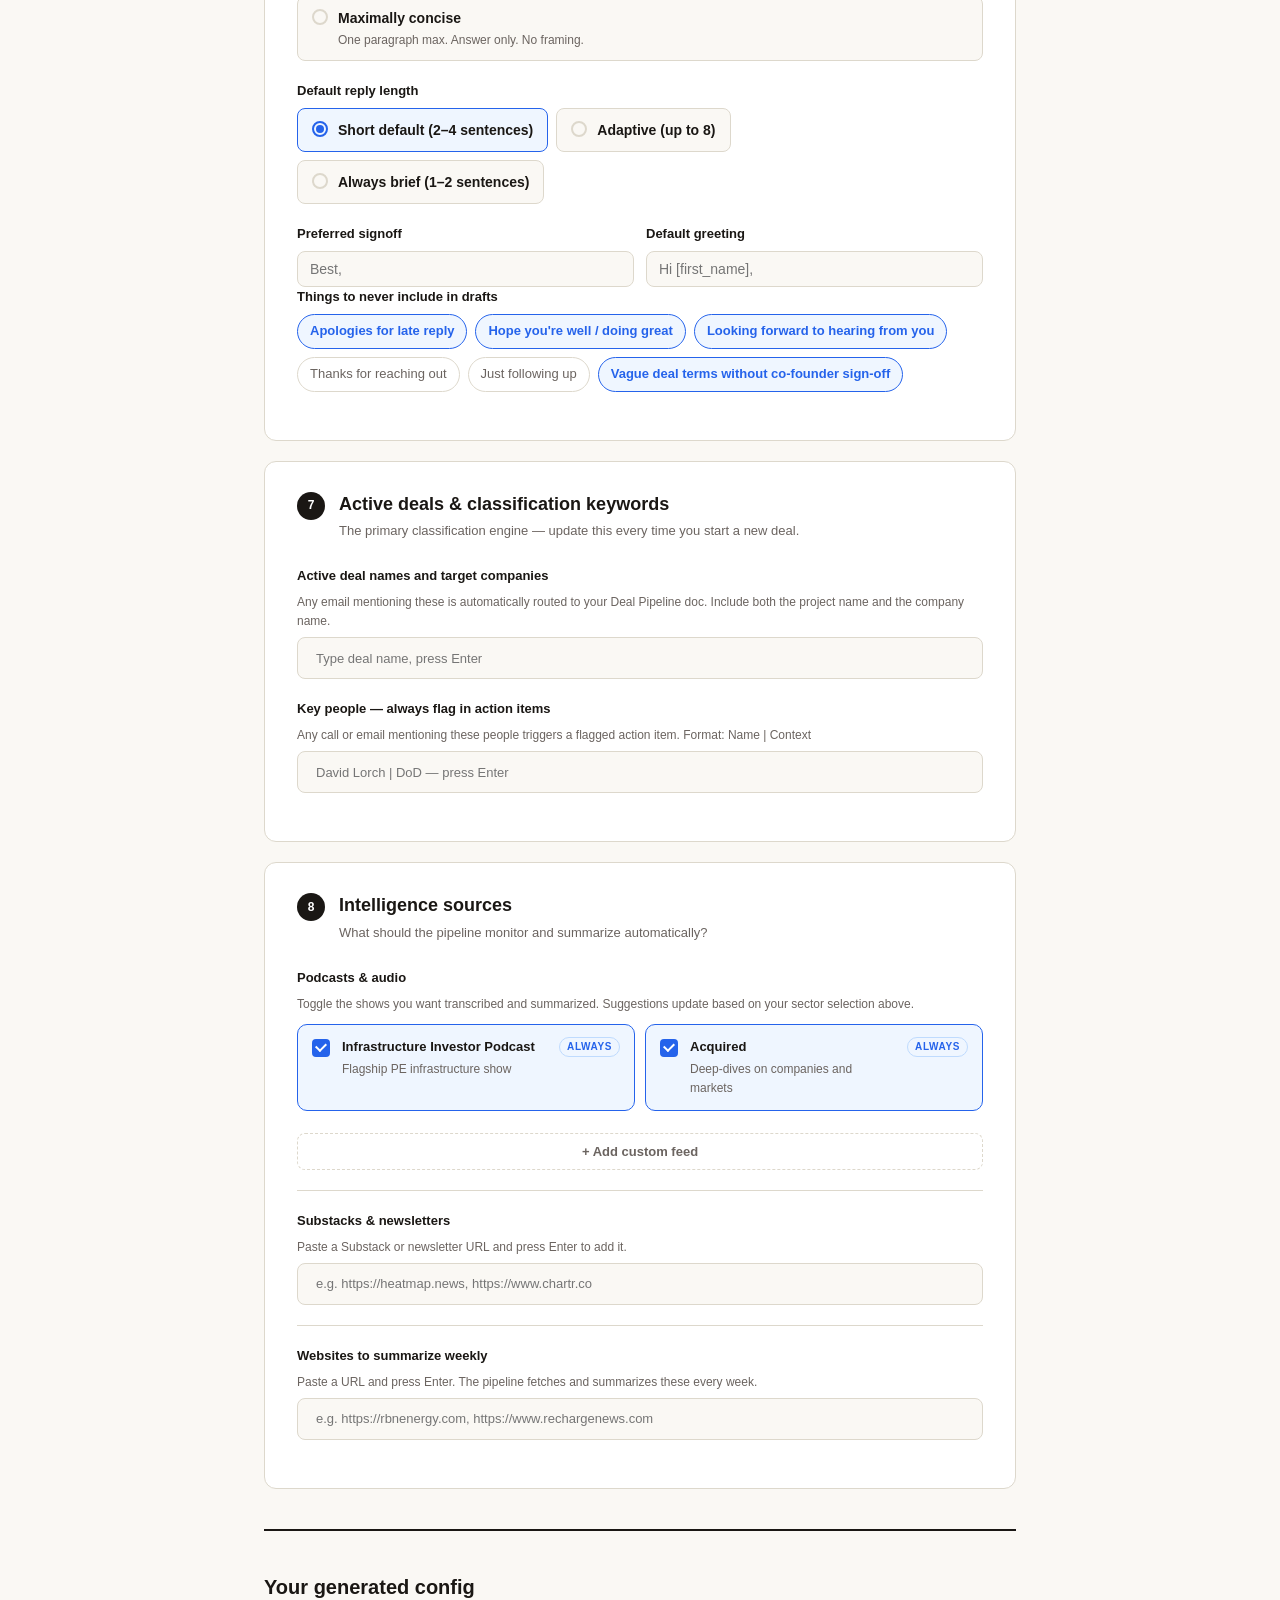
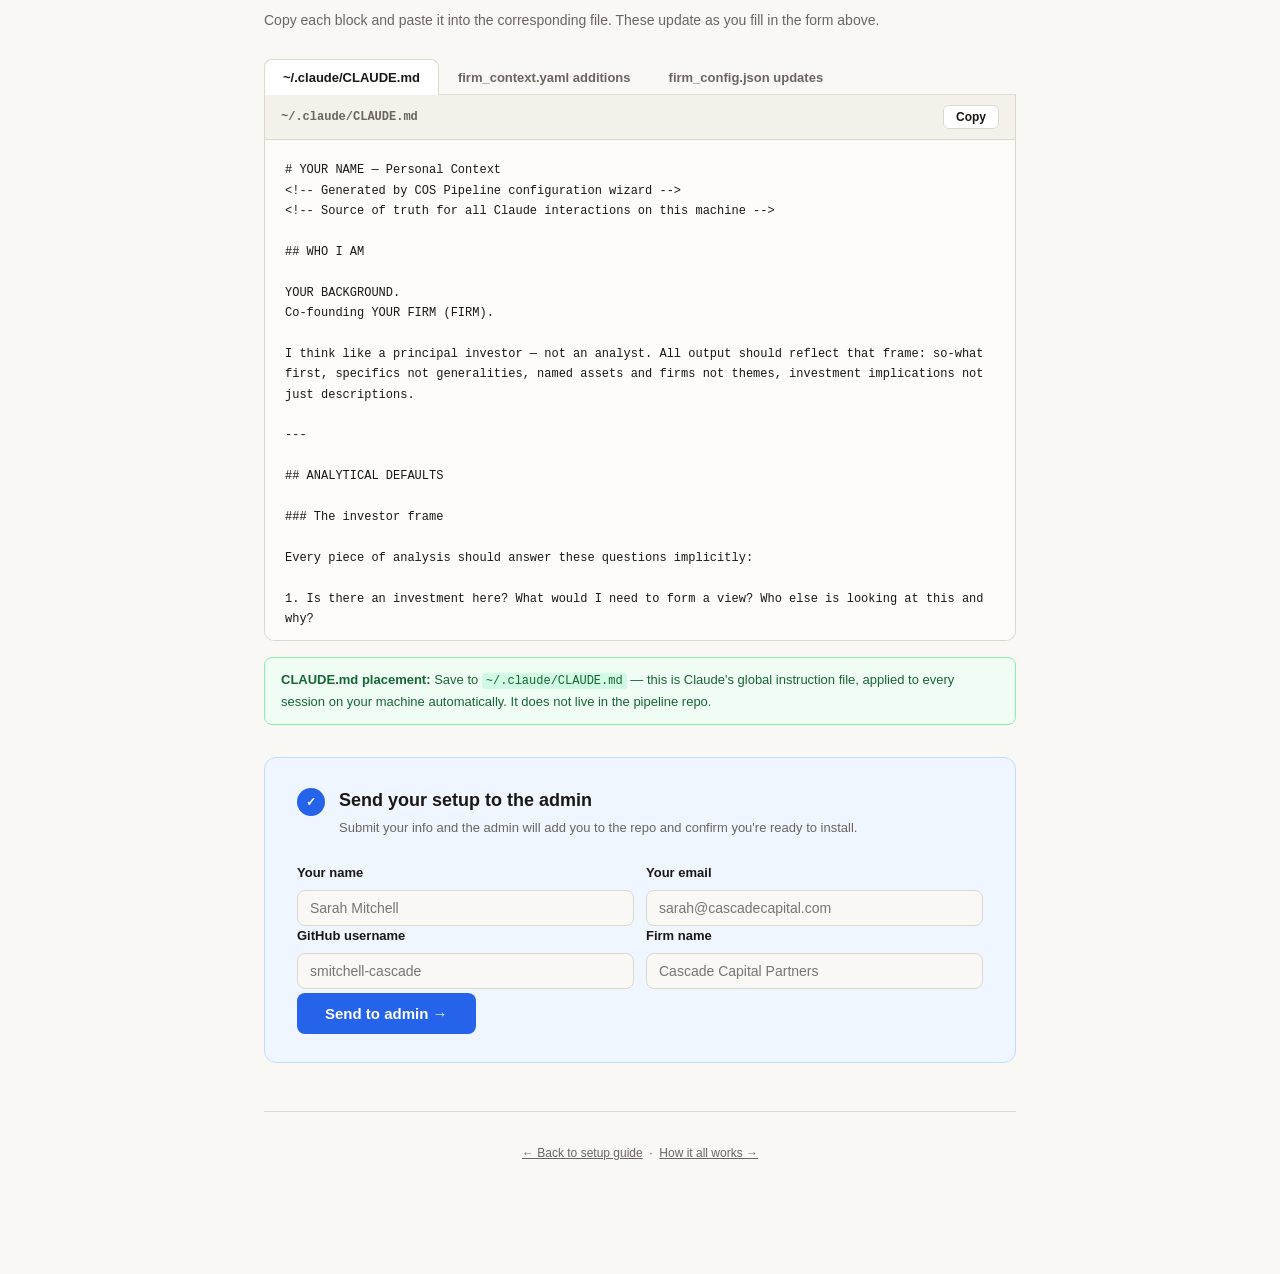
<file: docs/configure.html>
<!DOCTYPE html>
<html lang="en">
<head>
<meta charset="UTF-8">
<meta name="viewport" content="width=device-width, initial-scale=1.0">
<meta name="robots" content="noindex, nofollow">
<title>COS Pipeline — Configure Your Identity</title>
<style>
  :root {
    --cream:    #faf8f4;
    --paper:    #f4f1ea;
    --border:   #ddd8cc;
    --ink:      #1a1714;
    --muted:    #6b6460;
    --blue:     #2563eb;
    --blue-bg:  #eff6ff;
    --blue-border: #bfdbfe;
    --green:    #15803d;
    --green-bg: #f0fdf4;
    --green-border: #86efac;
    --amber:    #92400e;
    --amber-bg: #fffbeb;
    --purple:   #6d28d9;
    --purple-bg:#f5f3ff;
    --purple-border: #c4b5fd;
    --code-bg:  #1e1b18;
    --code-fg:  #e8e3da;
  }

  *, *::before, *::after { box-sizing: border-box; margin: 0; padding: 0; }

  body {
    font-family: -apple-system, BlinkMacSystemFont, "Segoe UI", sans-serif;
    font-size: 15px;
    line-height: 1.6;
    background: var(--cream);
    color: var(--ink);
  }

  /* ── Header ── */
  .header {
    border-bottom: 1px solid var(--border);
    background: var(--paper);
    padding: 32px 0;
    text-align: center;
  }
  .header .label { font-size: 12px; font-weight: 600; letter-spacing: .08em; text-transform: uppercase; color: var(--muted); margin-bottom: 8px; }
  .header h1 { font-size: 26px; font-weight: 700; }
  .header p { margin-top: 8px; color: var(--muted); font-size: 14px; }

  /* ── Layout ── */
  .page { max-width: 800px; margin: 0 auto; padding: 48px 24px 80px; }

  /* ── Progress ── */
  .progress-bar {
    display: flex; gap: 0; margin-bottom: 40px;
    border: 1px solid var(--border); border-radius: 10px; overflow: hidden;
    background: white;
  }
  .progress-step {
    flex: 1; padding: 10px 8px; text-align: center;
    font-size: 11px; font-weight: 600; color: var(--muted);
    cursor: pointer; border-right: 1px solid var(--border);
    transition: all .15s;
  }
  .progress-step:last-child { border-right: none; }
  .progress-step:hover { background: var(--cream); color: var(--ink); }
  .progress-step.active { background: var(--ink); color: white; }
  .progress-step.done { background: var(--green-bg); color: var(--green); }

  /* ── Section cards ── */
  .section {
    background: white;
    border: 1px solid var(--border);
    border-radius: 12px;
    padding: 28px 32px;
    margin-bottom: 20px;
  }
  .section-header {
    display: flex; align-items: flex-start; gap: 14px; margin-bottom: 24px;
  }
  .section-num {
    width: 28px; height: 28px; border-radius: 50%;
    background: var(--ink); color: white;
    font-size: 12px; font-weight: 700;
    display: flex; align-items: center; justify-content: center;
    flex-shrink: 0; margin-top: 2px;
  }
  .section-title { font-size: 18px; font-weight: 700; margin-bottom: 3px; }
  .section-sub { font-size: 13px; color: var(--muted); }

  /* ── Form elements ── */
  .field { margin-bottom: 20px; }
  .field label {
    display: block; font-size: 13px; font-weight: 600;
    color: var(--ink); margin-bottom: 6px;
  }
  .field .hint { font-size: 12px; color: var(--muted); margin-bottom: 6px; }

  input[type="text"], textarea, select {
    width: 100%;
    border: 1px solid var(--border);
    border-radius: 8px;
    padding: 9px 12px;
    font-size: 14px;
    font-family: inherit;
    color: var(--ink);
    background: var(--cream);
    transition: border-color .15s;
    outline: none;
  }
  input[type="text"]:focus, textarea:focus, select:focus {
    border-color: var(--blue); background: white;
  }
  textarea { resize: vertical; min-height: 80px; }

  .field-row { display: flex; gap: 12px; }
  .field-row .field { flex: 1; margin-bottom: 0; }

  /* ── Radio groups ── */
  .radio-group { display: flex; flex-direction: column; gap: 8px; }
  .radio-group.inline { flex-direction: row; flex-wrap: wrap; gap: 8px; }

  .radio-option {
    display: flex; align-items: flex-start; gap: 10px;
    padding: 10px 14px;
    border: 1px solid var(--border);
    border-radius: 8px;
    cursor: pointer;
    transition: all .15s;
    background: var(--cream);
  }
  .radio-option:hover { border-color: #aaa; background: white; }
  .radio-option.selected { border-color: var(--blue); background: var(--blue-bg); }
  .radio-option input[type="radio"] { display: none; }
  .radio-dot {
    width: 16px; height: 16px; border-radius: 50%;
    border: 2px solid var(--border);
    display: flex; align-items: center; justify-content: center;
    flex-shrink: 0; margin-top: 2px; transition: all .15s;
  }
  .radio-option.selected .radio-dot { border-color: var(--blue); }
  .radio-dot::after {
    content: ''; width: 8px; height: 8px; border-radius: 50%;
    background: var(--blue); display: none;
  }
  .radio-option.selected .radio-dot::after { display: block; }
  .radio-label { font-size: 14px; font-weight: 600; color: var(--ink); }
  .radio-desc  { font-size: 12px; color: var(--muted); margin-top: 1px; }

  /* ── Checkbox chips ── */
  .chip-group { display: flex; flex-wrap: wrap; gap: 8px; }
  .chip {
    display: flex; align-items: center; gap: 6px;
    padding: 6px 12px;
    border: 1px solid var(--border);
    border-radius: 20px;
    cursor: pointer;
    font-size: 13px; font-weight: 500;
    color: var(--muted);
    background: white;
    transition: all .15s;
    user-select: none;
  }
  .chip:hover { border-color: #aaa; color: var(--ink); }
  .chip.selected { border-color: var(--blue); background: var(--blue-bg); color: var(--blue); font-weight: 600; }
  .chip .chip-order {
    font-size: 10px; font-weight: 700;
    background: var(--blue); color: white;
    border-radius: 10px; padding: 0 5px; min-width: 16px; text-align: center;
    display: none;
  }
  .chip.selected .chip-order { display: block; }

  /* ── Tag input ── */
  .tag-input-wrap {
    border: 1px solid var(--border); border-radius: 8px;
    padding: 6px 8px; background: var(--cream);
    display: flex; flex-wrap: wrap; gap: 6px; align-items: center;
    min-height: 42px; cursor: text; transition: border-color .15s;
  }
  .tag-input-wrap:focus-within { border-color: var(--blue); background: white; }
  .tag {
    display: flex; align-items: center; gap: 4px;
    background: var(--ink); color: white;
    border-radius: 12px; padding: 2px 10px 2px 10px;
    font-size: 12px; font-weight: 600;
  }
  .tag-remove {
    cursor: pointer; opacity: .6; font-size: 14px; line-height: 1;
    margin-left: 2px;
  }
  .tag-remove:hover { opacity: 1; }
  .tag-input {
    border: none; outline: none; background: transparent;
    font-size: 13px; flex: 1; min-width: 120px;
    padding: 3px 4px; font-family: inherit; color: var(--ink);
  }

  /* ── Team members ── */
  .team-list { display: flex; flex-direction: column; gap: 12px; }
  .team-member {
    border: 1px solid var(--border); border-radius: 10px;
    padding: 16px; background: var(--cream);
    display: flex; gap: 12px; align-items: flex-start;
  }
  .team-member-fields { flex: 1; display: flex; flex-direction: column; gap: 10px; }
  .team-remove {
    background: none; border: 1px solid var(--border); border-radius: 6px;
    padding: 4px 8px; cursor: pointer; font-size: 12px; color: var(--muted);
    flex-shrink: 0; margin-top: 2px; transition: all .15s;
  }
  .team-remove:hover { border-color: #e53e3e; color: #e53e3e; }
  .add-btn {
    display: flex; align-items: center; gap: 6px;
    background: none; border: 1px dashed var(--border);
    border-radius: 8px; padding: 10px 16px;
    font-size: 13px; font-weight: 600; color: var(--muted);
    cursor: pointer; width: 100%; justify-content: center;
    transition: all .15s;
  }
  .add-btn:hover { border-color: var(--blue); color: var(--blue); }

  /* ── Output section ── */
  .output-section {
    margin-top: 40px;
    border-top: 2px solid var(--ink);
    padding-top: 40px;
  }
  .output-section h2 {
    font-size: 20px; font-weight: 700; margin-bottom: 6px;
  }
  .output-section > p {
    font-size: 14px; color: var(--muted); margin-bottom: 28px;
  }

  .output-tabs {
    display: flex; gap: 0; border-bottom: 1px solid var(--border);
    margin-bottom: 0;
  }
  .output-tab {
    padding: 10px 18px; font-size: 13px; font-weight: 600;
    color: var(--muted); cursor: pointer; border: 1px solid transparent;
    border-bottom: none; border-radius: 8px 8px 0 0;
    margin-bottom: -1px; background: transparent;
    transition: all .15s;
  }
  .output-tab:hover { color: var(--ink); }
  .output-tab.active {
    color: var(--ink); background: white;
    border-color: var(--border); border-bottom-color: white;
  }

  .output-pane {
    background: white; border: 1px solid var(--border); border-top: none;
    border-radius: 0 0 10px 10px; overflow: hidden; display: none;
  }
  .output-pane.active { display: block; }

  .output-toolbar {
    display: flex; justify-content: space-between; align-items: center;
    padding: 10px 16px; border-bottom: 1px solid var(--border);
    background: var(--paper);
  }
  .output-filename { font-size: 12px; font-weight: 700; color: var(--muted); font-family: monospace; }
  .copy-output-btn {
    font-size: 12px; font-weight: 600;
    padding: 4px 12px; border-radius: 6px;
    border: 1px solid var(--border); background: white;
    cursor: pointer; color: var(--ink); transition: all .15s;
  }
  .copy-output-btn:hover { background: var(--ink); color: white; border-color: var(--ink); }
  .copy-output-btn.copied { background: var(--green-bg); color: var(--green); border-color: var(--green); }

  .output-code {
    font-family: "SFMono-Regular", "Menlo", monospace;
    font-size: 12px; line-height: 1.7;
    padding: 20px;
    color: var(--ink);
    white-space: pre-wrap;
    word-break: break-word;
    max-height: 500px;
    overflow-y: auto;
    background: #fdfcf9;
  }

  /* ── Tip / note ── */
  .tip {
    background: var(--green-bg); border: 1px solid var(--green-border);
    border-radius: 8px; padding: 12px 16px;
    font-size: 13px; color: #166534; margin-top: 16px;
  }
  .note {
    background: var(--amber-bg); border: 1px solid #fcd34d;
    border-radius: 8px; padding: 12px 16px;
    font-size: 13px; color: var(--amber); margin-top: 16px;
  }
  .note strong { display: block; margin-bottom: 2px; }

  /* ── Divider ── */
  .field-divider { border: none; border-top: 1px solid var(--border); margin: 20px 0; }

  .footer {
    text-align: center; color: var(--muted); font-size: 12px;
    padding: 32px 0; border-top: 1px solid var(--border); margin-top: 48px;
  }
  .footer a { color: var(--muted); }

  .radio-dot, .chip-order, .podcast-toggle { pointer-events: none; }

  @media (max-width: 600px) {
    .section { padding: 20px; }
    .field-row { flex-direction: column; }
    .radio-group.inline { flex-direction: column; }
    .progress-step { font-size: 9px; padding: 8px 4px; }
  }

  /* ── LinkedIn import panel ── */
  .import-panel {
    background: #f0f4ff;
    border: 1px solid #c7d7fe;
    border-radius: 12px;
    margin-bottom: 24px;
    overflow: hidden;
  }
  .import-header {
    display: flex; align-items: center; gap: 14px;
    padding: 16px 20px; cursor: pointer;
  }
  .import-icon {
    width: 32px; height: 32px; border-radius: 6px;
    background: #0077b5; color: white;
    font-size: 13px; font-weight: 900;
    display: flex; align-items: center; justify-content: center;
    flex-shrink: 0; font-family: Georgia, serif;
  }
  .import-title { font-size: 15px; font-weight: 700; color: var(--ink); }
  .import-sub   { font-size: 12px; color: var(--muted); }
  .import-toggle {
    margin-left: auto; font-size: 12px; font-weight: 600;
    background: none; border: 1px solid #c7d7fe;
    border-radius: 6px; padding: 4px 10px;
    cursor: pointer; color: #2563eb; white-space: nowrap;
    transition: all .15s;
  }
  .import-toggle:hover { background: #2563eb; color: white; border-color: #2563eb; }
  .import-body { padding: 0 20px 20px; border-top: 1px solid #c7d7fe; }
  .import-body .field { margin-top: 16px; margin-bottom: 0; }
  .import-body .field label { color: var(--ink); }
  .import-btn {
    background: #0077b5; color: white; border: none;
    border-radius: 8px; padding: 9px 20px;
    font-size: 13px; font-weight: 700; cursor: pointer;
    transition: all .15s;
  }
  .import-btn:hover { background: #005a8e; }
  .import-btn:disabled { background: #9ca3af; cursor: not-allowed; }
  .import-note {
    margin-top: 12px; font-size: 12px; color: var(--muted);
    background: white; border: 1px solid #c7d7fe;
    border-radius: 6px; padding: 8px 12px;
  }
  .import-flash {
    animation: flash-green .8s ease-out;
  }
  @keyframes flash-green {
    0%   { background: #d1fae5; }
    100% { background: inherit; }
  }

  /* ── Podcast cards ── */
  .podcast-card {
    border: 1px solid var(--border); border-radius: 10px; padding: 12px 14px;
    background: var(--cream); display: flex; align-items: flex-start; gap: 12px;
    cursor: pointer; transition: all .15s; user-select: none;
  }
  .podcast-card:hover { border-color: #aaa; background: white; }
  .podcast-card.selected { border-color: var(--blue); background: var(--blue-bg); }
  .podcast-card.hidden-card { display: none; }
  .podcast-toggle {
    width: 18px; height: 18px; border-radius: 4px; border: 2px solid var(--border);
    flex-shrink: 0; margin-top: 2px; transition: all .15s;
    display: flex; align-items: center; justify-content: center;
  }
  .podcast-card.selected .podcast-toggle { background: var(--blue); border-color: var(--blue); }
  .podcast-toggle::after { content: ''; display: none; width: 10px; height: 7px;
    border-left: 2px solid white; border-bottom: 2px solid white;
    transform: rotate(-45deg) translate(1px, -1px); }
  .podcast-card.selected .podcast-toggle::after { display: block; }
  .podcast-info { flex: 1; }
  .podcast-name { font-size: 13px; font-weight: 700; color: var(--ink); margin-bottom: 2px; }
  .podcast-desc { font-size: 12px; color: var(--muted); }
  .podcast-sector-badge {
    font-size: 10px; font-weight: 700; text-transform: uppercase; letter-spacing: .06em;
    color: var(--blue); background: var(--blue-bg); border: 1px solid #bfdbfe;
    border-radius: 10px; padding: 1px 7px; flex-shrink: 0; white-space: nowrap;
  }

  /* ── Custom feed row ── */
  .custom-feed-row {
    display: flex; gap: 8px; align-items: center;
  }
  .custom-feed-row input[type="text"] { flex: 1; }
  .custom-feed-remove {
    background: none; border: 1px solid var(--border); border-radius: 6px;
    padding: 5px 10px; cursor: pointer; font-size: 12px; color: var(--muted);
    flex-shrink: 0; transition: all .15s;
  }
  .custom-feed-remove:hover { border-color: #e53e3e; color: #e53e3e; }

  /* ── Nav ── */
  .site-nav {
    background: var(--ink);
    display: flex; align-items: center;
    padding: 0 28px; height: 48px;
    position: sticky; top: 0; z-index: 200; gap: 4px;
  }
  .nav-brand {
    color: white; font-weight: 700; font-size: 14px;
    text-decoration: none; margin-right: 20px; letter-spacing: .01em; flex-shrink: 0;
  }
  .nav-link {
    color: rgba(255,255,255,.55); text-decoration: none;
    font-size: 13px; font-weight: 500;
    padding: 0 14px; height: 48px;
    display: flex; align-items: center;
    border-bottom: 2px solid transparent; transition: all .15s; white-space: nowrap;
  }
  .nav-link:hover { color: white; }
  .nav-link.active { color: white; border-bottom-color: white; }
</style>
</head>
<body>

<nav class="site-nav">
  <a href="index.html" class="nav-brand">COS Pipeline</a>
  <a href="index.html" class="nav-link">Home</a>
  <a href="HOW_IT_ALL_WORKS.html" class="nav-link">How It Works</a>
  <a href="what_gets_captured.html" class="nav-link">What Gets Captured</a>
  <a href="onboard.html" class="nav-link">Get Started</a>
  <a href="after_install.html" class="nav-link">After Install</a>
  <a href="configure.html" class="nav-link active">Configure</a>
</nav>

<div class="header">
  <div class="label">COS Pipeline</div>
  <h1>Configure Your Identity</h1>
  <p>Your answers shape every memo, action item, and email draft the pipeline produces.<br>Takes 10 minutes. Generates copy-paste config at the bottom.</p>
</div>

<div class="page">

  <!-- LinkedIn import panel -->
  <div class="import-panel" id="import-panel">
    <div class="import-header">
      <div class="import-icon">in</div>
      <div>
        <div class="import-title">Import from LinkedIn</div>
        <div class="import-sub">Paste your profile to auto-fill the form below. Takes 30 seconds.</div>
      </div>
      <button class="import-toggle" onclick="toggleImport()">Show ▾</button>
    </div>

    <div class="import-body" id="import-body" style="display:none">

      <!-- LinkedIn URL -->
      <div class="field">
        <label>Your LinkedIn URL <span style="font-weight:400;color:var(--muted)">(included in your CLAUDE.md as reference context)</span></label>
        <input type="text" id="linkedin-url" placeholder="https://www.linkedin.com/in/yourname" oninput="update()">
      </div>

      <!-- Paste area -->
      <div class="field">
        <label>Paste your LinkedIn profile text</label>
        <div class="hint">On LinkedIn: open your profile → right-click the page → "Select All" then copy. Or copy just the About section + each work experience entry. The more you paste, the better the fill.</div>
        <textarea id="linkedin-text" rows="8" placeholder="Paste your LinkedIn About section and work experience here..."></textarea>
      </div>

      <!-- API key for AI enhancement -->
      <details style="margin-bottom:16px;">
        <summary style="cursor:pointer;font-size:13px;font-weight:600;color:var(--muted);padding:4px 0;">
          ▸ Enhance with AI (optional — uses your Anthropic key for one call)
        </summary>
        <div style="margin-top:12px;">
          <div class="field" style="margin-bottom:0;">
            <label style="font-size:12px;">Anthropic API key</label>
            <div class="hint">Used once for this call only. Never stored, never sent anywhere except Anthropic's API.</div>
            <input type="password" id="import-api-key" placeholder="sk-ant-api03-…">
          </div>
        </div>
      </details>

      <!-- Action buttons -->
      <div style="display:flex;gap:10px;align-items:center;">
        <button class="import-btn" onclick="runImport()">Auto-fill form</button>
        <span id="import-status" style="font-size:13px;color:var(--muted);"></span>
      </div>

      <div class="import-note">
        Fields that can't be confidently extracted are left blank for you to fill in manually.
        All auto-filled values are editable — review before copying the output.
      </div>
    </div>
  </div>

  <!-- Section 1: You -->
  <div class="section">
    <div class="section-header">
      <div class="section-num">1</div>
      <div>
        <div class="section-title">Who you are</div>
        <div class="section-sub">Used in every prompt — tells the AI whose lens to apply</div>
      </div>
    </div>

    <div class="field-row">
      <div class="field">
        <label>Full name</label>
        <input type="text" id="p-name" placeholder="Sarah Mitchell" oninput="update()">
      </div>
      <div class="field">
        <label>Prior firm(s)</label>
        <input type="text" id="p-prior" placeholder="BlackRock Infrastructure, Macquarie" oninput="update()">
      </div>
    </div>

    <div class="field">
      <label>One sentence about your background</label>
      <div class="hint">This appears in every prompt. Be specific — years, capital deployed, what you're known for.</div>
      <input type="text" id="p-background" placeholder="~15 years infra PE, $8B+ deployed across power, digital, and midstream" oninput="update()">
    </div>

    <div class="field">
      <label>Your role / frame</label>
      <div class="radio-group inline" id="investor-frame">
        <div class="radio-option selected" onclick="selectRadio('investor-frame', this, 'principal investor')">
          <div class="radio-dot"></div>
          <div><div class="radio-label">Principal investor / GP</div></div>
        </div>
        <div class="radio-option" onclick="selectRadio('investor-frame', this, 'LP / allocator')">
          <div class="radio-dot"></div>
          <div><div class="radio-label">LP / allocator</div></div>
        </div>
        <div class="radio-option" onclick="selectRadio('investor-frame', this, 'corporate development')">
          <div class="radio-dot"></div>
          <div><div class="radio-label">Corporate development</div></div>
        </div>
        <div class="radio-option" onclick="selectRadio('investor-frame', this, 'analyst')">
          <div class="radio-dot"></div>
          <div><div class="radio-label">Analyst</div></div>
        </div>
      </div>
    </div>

  </div>

  <!-- Section 2: Firm -->
  <div class="section">
    <div class="section-header">
      <div class="section-num">2</div>
      <div>
        <div class="section-title">Your firm</div>
        <div class="section-sub">Used in speaker attribution and memo attribution</div>
      </div>
    </div>

    <div class="field-row">
      <div class="field">
        <label>Firm full name</label>
        <input type="text" id="firm-name" placeholder="Cascade Capital Partners" oninput="update()">
      </div>
      <div class="field">
        <label>Short name / ticker</label>
        <input type="text" id="firm-short" placeholder="CCP" oninput="update()">
      </div>
    </div>
  </div>

  <!-- Section 3: Investment Focus -->
  <div class="section">
    <div class="section-header">
      <div class="section-num">3</div>
      <div>
        <div class="section-title">Investment focus</div>
        <div class="section-sub">Select sectors in priority order — click in the order you care about them. The AI uses this to weight memo relevance and flag intel.</div>
      </div>
    </div>

    <div class="field">
      <label>Sectors (click in priority order)</label>
      <div class="chip-group" id="focus-chips">
        <div class="chip" onclick="toggleFocus(this, 'power &amp; utilities (generation, transmission)')"><span class="chip-order"></span>Power &amp; utilities</div>
        <div class="chip" onclick="toggleFocus(this, 'digital infrastructure (data centers, fiber, towers)')"><span class="chip-order"></span>Digital infrastructure</div>
        <div class="chip" onclick="toggleFocus(this, 'midstream / LNG (pipelines, processing, export)')"><span class="chip-order"></span>Midstream / LNG</div>
        <div class="chip" onclick="toggleFocus(this, 'energy transition (storage, nuclear, geothermal, solar)')"><span class="chip-order"></span>Energy transition</div>
        <div class="chip" onclick="toggleFocus(this, 'transportation (airports, ports, rail, roads)')"><span class="chip-order"></span>Transportation</div>
        <div class="chip" onclick="toggleFocus(this, 'water &amp; environmental infrastructure')"><span class="chip-order"></span>Water &amp; environmental</div>
        <div class="chip" onclick="toggleFocus(this, 'social infrastructure (healthcare, education, government)')"><span class="chip-order"></span>Social infrastructure</div>
        <div class="chip" onclick="toggleFocus(this, 'renewables (utility-scale solar, wind)')"><span class="chip-order"></span>Renewables</div>
      </div>
    </div>

    <div class="field">
      <label>Specific sub-themes or watch items</label>
      <div class="hint">The AI appends this to every transcript analysis. Name regulatory orders, deal structures, or themes you always want called out.</div>
      <textarea id="focus-supplement" placeholder="e.g. Always flag FERC Order 1920 implications. Flag any data center large-load interconnection discussion. Note any GenCo carveout structures." oninput="update()"></textarea>
    </div>

    <div class="field">
      <label>Competitor / peer firms to flag</label>
      <div class="hint">Any mention of these in call transcripts or emails triggers a competitive intel flag in action items.</div>
      <div class="tag-input-wrap" onclick="this.querySelector('input').focus()">
        <div id="peer-tags"></div>
        <input class="tag-input" id="peer-input" placeholder="Type firm name, press Enter" onkeydown="addTag(event, 'peer')">
      </div>
    </div>
  </div>

  <!-- Section 4: Team -->
  <div class="section">
    <div class="section-header">
      <div class="section-num">4</div>
      <div>
        <div class="section-title">Your team</div>
        <div class="section-sub">This drives speaker attribution on call transcripts — who gets credited for which action items. Fill out "call behavior" carefully.</div>
      </div>
    </div>

    <div class="team-list" id="team-list"></div>
    <button class="add-btn" onclick="addTeamMember()" style="margin-top: 12px;">+ Add team member</button>

    <div class="note" style="margin-top: 16px;">
      <strong>Why this matters.</strong> On internal calls, the AI uses each person's stated call behavior to figure out who made which commitment. If your deal lead "drives the agenda" and you "validate and provide market context" — those are different action owners. Leave this blank and internal call action items will be mis-attributed.
    </div>
  </div>

  <!-- Section 5: Analytical Voice -->
  <div class="section">
    <div class="section-header">
      <div class="section-num">5</div>
      <div>
        <div class="section-title">Analytical style</div>
        <div class="section-sub">How memos are structured and what the AI leads with</div>
      </div>
    </div>

    <div class="field">
      <label>Memo output format</label>
      <div class="radio-group" id="memo-format">
        <div class="radio-option selected" onclick="selectRadio('memo-format', this, 'sixsection')">
          <div class="radio-dot"></div>
          <div>
            <div class="radio-label">Six-section investor memo (default)</div>
            <div class="radio-desc">Core Argument · Consensus · Tension · Open Questions · What You'd Need · Key Names. Best for deal and LP calls.</div>
          </div>
        </div>
        <div class="radio-option" onclick="selectRadio('memo-format', this, 'brief')">
          <div class="radio-dot"></div>
          <div>
            <div class="radio-label">Brief summary</div>
            <div class="radio-desc">3–4 paragraph narrative. Good for advisory and check-in calls where a full memo is overkill.</div>
          </div>
        </div>
        <div class="radio-option" onclick="selectRadio('memo-format', this, 'comprehensive')">
          <div class="radio-dot"></div>
          <div>
            <div class="radio-label">Comprehensive coverage</div>
            <div class="radio-desc">Extended six-section format with more depth per section. Good for IC-level calls and diligence sessions.</div>
          </div>
        </div>
      </div>
    </div>

    <div class="field">
      <label>Primary analytical question the AI should answer first</label>
      <div class="radio-group" id="primary-question">
        <div class="radio-option selected" onclick="selectRadio('primary-question', this, 'investment')">
          <div class="radio-dot"></div>
          <div>
            <div class="radio-label">Is there an investment here?</div>
            <div class="radio-desc">Lead with the investment implication. Who else is looking? What would it take to act?</div>
          </div>
        </div>
        <div class="radio-option" onclick="selectRadio('primary-question', this, 'risk')">
          <div class="radio-dot"></div>
          <div>
            <div class="radio-label">What are the key risks?</div>
            <div class="radio-desc">Lead with downside. What could kill the thesis? What's not being said?</div>
          </div>
        </div>
        <div class="radio-option" onclick="selectRadio('primary-question', this, 'relationship')">
          <div class="radio-dot"></div>
          <div>
            <div class="radio-label">What's the relationship / next step?</div>
            <div class="radio-desc">Lead with who to call and when. Good for pipeline-building and LP relationship calls.</div>
          </div>
        </div>
      </div>
    </div>

    <div class="field">
      <label>Specificity preference</label>
      <div class="radio-group" id="specificity">
        <div class="radio-option selected" onclick="selectRadio('specificity', this, 'strict')">
          <div class="radio-dot"></div>
          <div>
            <div class="radio-label">Named assets, firms, and numbers only — never thematic</div>
            <div class="radio-desc">If it's in the transcript, name it. No floating assertions. Good for active deal calls.</div>
          </div>
        </div>
        <div class="radio-option" onclick="selectRadio('specificity', this, 'mixed')">
          <div class="radio-dot"></div>
          <div>
            <div class="radio-label">Lead with specifics, thematic summary acceptable</div>
            <div class="radio-desc">Name what's named, summarize what isn't. Good for market/sector calls.</div>
          </div>
        </div>
      </div>
    </div>
  </div>

  <!-- Section 6: Email Voice -->
  <div class="section">
    <div class="section-header">
      <div class="section-num">6</div>
      <div>
        <div class="section-title">Email draft voice</div>
        <div class="section-sub">How the AI sounds when it drafts replies on your behalf</div>
      </div>
    </div>

    <div class="field">
      <label>Tone</label>
      <div class="radio-group" id="email-tone">
        <div class="radio-option selected" onclick="selectRadio('email-tone', this, 'professional, direct, principal-investor frame — no fluff')">
          <div class="radio-dot"></div>
          <div>
            <div class="radio-label">Professional and direct</div>
            <div class="radio-desc">Principal investor frame. No pleasantries. Answer first, context second.</div>
          </div>
        </div>
        <div class="radio-option" onclick="selectRadio('email-tone', this, 'warm, relationship-focused, senior professional')">
          <div class="radio-dot"></div>
          <div>
            <div class="radio-label">Warm and relationship-focused</div>
            <div class="radio-desc">Invests in the person, not just the answer. Good for LP and founder relationships.</div>
          </div>
        </div>
        <div class="radio-option" onclick="selectRadio('email-tone', this, 'formal, measured, institutional')">
          <div class="radio-dot"></div>
          <div>
            <div class="radio-label">Formal and institutional</div>
            <div class="radio-desc">Measured. Appropriate for regulated counterparties, government contacts, formal pitches.</div>
          </div>
        </div>
        <div class="radio-option" onclick="selectRadio('email-tone', this, 'concise, direct, brevity above all')">
          <div class="radio-dot"></div>
          <div>
            <div class="radio-label">Maximally concise</div>
            <div class="radio-desc">One paragraph max. Answer only. No framing.</div>
          </div>
        </div>
      </div>
    </div>

    <div class="field">
      <label>Default reply length</label>
      <div class="radio-group inline" id="email-brevity">
        <div class="radio-option selected" onclick="selectRadio('email-brevity', this, '2-4 sentences for routine replies; up to 8 for substantive responses')">
          <div class="radio-dot"></div>
          <div><div class="radio-label">Short default (2–4 sentences)</div></div>
        </div>
        <div class="radio-option" onclick="selectRadio('email-brevity', this, 'up to 8 sentences; match the depth of the question')">
          <div class="radio-dot"></div>
          <div><div class="radio-label">Adaptive (up to 8)</div></div>
        </div>
        <div class="radio-option" onclick="selectRadio('email-brevity', this, '1-2 sentences only')">
          <div class="radio-dot"></div>
          <div><div class="radio-label">Always brief (1–2 sentences)</div></div>
        </div>
      </div>
    </div>

    <div class="field-row">
      <div class="field">
        <label>Preferred signoff</label>
        <input type="text" id="email-signoff" placeholder="Best," oninput="update()">
      </div>
      <div class="field">
        <label>Default greeting</label>
        <input type="text" id="email-greeting" placeholder="Hi [first_name]," oninput="update()">
      </div>
    </div>

    <div class="field">
      <label>Things to never include in drafts</label>
      <div class="chip-group" id="never-chips">
        <div class="chip selected" onclick="this.classList.toggle('selected'); update()">Apologies for late reply</div>
        <div class="chip selected" onclick="this.classList.toggle('selected'); update()">Hope you're well / doing great</div>
        <div class="chip selected" onclick="this.classList.toggle('selected'); update()">Looking forward to hearing from you</div>
        <div class="chip" onclick="this.classList.toggle('selected'); update()">Thanks for reaching out</div>
        <div class="chip" onclick="this.classList.toggle('selected'); update()">Just following up</div>
        <div class="chip selected" onclick="this.classList.toggle('selected'); update()">Vague deal terms without co-founder sign-off</div>
      </div>
    </div>
  </div>

  <!-- Section 7: Active Deals -->
  <div class="section">
    <div class="section-header">
      <div class="section-num">7</div>
      <div>
        <div class="section-title">Active deals &amp; classification keywords</div>
        <div class="section-sub">The primary classification engine — update this every time you start a new deal.</div>
      </div>
    </div>

    <div class="field">
      <label>Active deal names and target companies</label>
      <div class="hint">Any email mentioning these is automatically routed to your Deal Pipeline doc. Include both the project name and the company name.</div>
      <div class="tag-input-wrap" onclick="this.querySelector('input').focus()">
        <div id="deal-tags"></div>
        <input class="tag-input" id="deal-input" placeholder="Type deal name, press Enter" onkeydown="addTag(event, 'deal')">
      </div>
    </div>


    <div class="field">
      <label>Key people — always flag in action items</label>
      <div class="hint">Any call or email mentioning these people triggers a flagged action item. Format: Name | Context</div>
      <div class="tag-input-wrap" onclick="this.querySelector('input').focus()">
        <div id="keypeople-tags"></div>
        <input class="tag-input" id="keypeople-input" placeholder="David Lorch | DoD — press Enter" onkeydown="addTag(event, 'keypeople')">
      </div>
    </div>
  </div>

  <!-- Section 8: Intelligence Sources -->
  <div class="section" id="section-intelligence">
    <div class="section-header">
      <div class="section-num">8</div>
      <div>
        <div class="section-title">Intelligence sources</div>
        <div class="section-sub">What should the pipeline monitor and summarize automatically?</div>
      </div>
    </div>

    <!-- 8A: Podcasts -->
    <div class="field">
      <label>Podcasts &amp; audio</label>
      <div class="hint">Toggle the shows you want transcribed and summarized. Suggestions update based on your sector selection above.</div>

      <div id="podcast-grid" style="display:grid;grid-template-columns:repeat(auto-fill,minmax(310px,1fr));gap:10px;margin-top:10px;"></div>

      <!-- Custom feed rows -->
      <div id="custom-feeds" style="display:flex;flex-direction:column;gap:8px;margin-top:12px;"></div>
      <button class="add-btn" onclick="addCustomFeed()" style="margin-top:10px;">+ Add custom feed</button>
    </div>

    <hr class="field-divider">

    <!-- 8B: Newsletters -->
    <div class="field">
      <label>Substacks &amp; newsletters</label>
      <div class="hint">Paste a Substack or newsletter URL and press Enter to add it.</div>
      <div class="tag-input-wrap" onclick="this.querySelector('input').focus()">
        <div id="newsletter-tags"></div>
        <input class="tag-input" id="newsletter-input" placeholder="e.g. https://heatmap.news, https://www.chartr.co" onkeydown="addUrlTag(event,'newsletter')">
      </div>
    </div>

    <hr class="field-divider">

    <!-- 8C: Websites -->
    <div class="field">
      <label>Websites to summarize weekly</label>
      <div class="hint">Paste a URL and press Enter. The pipeline fetches and summarizes these every week.</div>
      <div class="tag-input-wrap" onclick="this.querySelector('input').focus()">
        <div id="website-tags"></div>
        <input class="tag-input" id="website-input" placeholder="e.g. https://rbnenergy.com, https://www.rechargenews.com" onkeydown="addUrlTag(event,'website')">
      </div>
    </div>
  </div>

  <!-- ── Generated Output ── -->
  <div class="output-section">
    <h2>Your generated config</h2>
    <p>Copy each block and paste it into the corresponding file. These update as you fill in the form above.</p>

    <div class="output-tabs">
      <button class="output-tab active" onclick="switchTab('claude-md')">~/.claude/CLAUDE.md</button>
      <button class="output-tab" onclick="switchTab('firm-context')">firm_context.yaml additions</button>
      <button class="output-tab" onclick="switchTab('firm-config')">firm_config.json updates</button>
    </div>

    <div class="output-pane active" id="tab-claude-md">
      <div class="output-toolbar">
        <span class="output-filename">~/.claude/CLAUDE.md</span>
        <button class="copy-output-btn" onclick="copyOutput('claude-md-output', this)">Copy</button>
      </div>
      <div class="output-code" id="claude-md-output"></div>
    </div>

    <div class="output-pane" id="tab-firm-context">
      <div class="output-toolbar">
        <span class="output-filename">firm_context.yaml — paste these sections in</span>
        <button class="copy-output-btn" onclick="copyOutput('firm-context-output', this)">Copy</button>
      </div>
      <div class="output-code" id="firm-context-output"></div>
    </div>

    <div class="output-pane" id="tab-firm-config">
      <div class="output-toolbar">
        <span class="output-filename">firm_config.json — replace these arrays</span>
        <button class="copy-output-btn" onclick="copyOutput('firm-config-output', this)">Copy</button>
      </div>
      <div class="output-code" id="firm-config-output"></div>
    </div>

    <div class="tip" style="margin-top: 16px;">
      <strong>CLAUDE.md placement:</strong> Save to <code style="background:#d1fae5;padding:1px 4px;border-radius:3px;font-family:monospace;font-size:12px;">~/.claude/CLAUDE.md</code> — this is Claude's global instruction file, applied to every session on your machine automatically. It does not live in the pipeline repo.
    </div>
  </div>


  <!-- ── Submit to admin ── -->
  <div class="section" style="background:var(--blue-bg);border-color:#bfdbfe;margin-top:32px;">
    <div class="section-header">
      <div class="section-num" style="background:var(--blue);">&#10003;</div>
      <div>
        <div class="section-title">Send your setup to the admin</div>
        <div class="section-sub">Submit your info and the admin will add you to the repo and confirm you're ready to install.</div>
      </div>
    </div>
    <div class="field-row">
      <div class="field"><label>Your name</label><input type="text" id="submit-name" placeholder="Sarah Mitchell"></div>
      <div class="field"><label>Your email</label><input type="text" id="submit-email" placeholder="sarah@cascadecapital.com"></div>
    </div>
    <div class="field-row">
      <div class="field"><label>GitHub username</label><input type="text" id="submit-github" placeholder="smitchell-cascade"></div>
      <div class="field"><label>Firm name</label><input type="text" id="submit-firm" placeholder="Cascade Capital Partners"></div>
    </div>
    <div id="submit-error" style="display:none;background:#fef2f2;border:1px solid #fecaca;border-radius:8px;padding:10px 14px;font-size:13px;color:#991b1b;margin-bottom:12px;"></div>
    <div id="submit-success" style="display:none;background:var(--green-bg);border:1px solid var(--green-border);border-radius:8px;padding:14px 18px;font-size:14px;color:var(--green);font-weight:600;"></div>
    <button onclick="submitSetup()" id="submit-btn" style="background:var(--blue);color:white;border:none;border-radius:8px;padding:12px 28px;font-size:15px;font-weight:700;cursor:pointer;margin-top:4px;">Send to admin &#8594;</button>
  </div>

  <div class="footer">
    <a href="onboard-new-firm.html">← Back to setup guide</a>
    &nbsp;·&nbsp;
    <a href="HOW_IT_ALL_WORKS.html">How it all works →</a>
  </div>
</div>

<script>
// ── State ──────────────────────────────────────────────────────────────────
const state = {
  investorFrame: 'principal investor',
  jobSearch: 'false',
  memoFormat: 'sixsection',
  primaryQuestion: 'investment',
  specificity: 'strict',
  emailTone: 'professional, direct, principal-investor frame — no fluff',
  emailBrevity: '2-4 sentences for routine replies; up to 8 for substantive responses',
  focusItems: [],   // {label, value} in priority order
  peerTags: [],
  dealTags: [],
  keypeopleEntries: [],
  teamMembers: [],
  newsletterTags: [],
  websiteTags: [],
  customFeeds: [],   // [{name, rss}]
};

// ── Section 8: Intelligence Sources ───────────────────────────────────────

// All suggested podcast definitions
const ALL_PODCASTS = [
  { name: 'Infrastructure Investor Podcast', rss: 'https://feeds.megaphone.fm/MSNBCbusiness-7594684', desc: 'Flagship PE infrastructure show', sectors: [] },
  { name: 'Acquired', rss: 'https://feeds.acquired.fm/acquired', desc: 'Deep-dives on companies and markets', sectors: [] },
  { name: 'Catalyst', rss: 'https://feeds.megaphone.fm/FRHI3783594776', desc: 'Energy transition and power markets', sectors: ['power & utilities', 'energy transition', 'renewables'] },
  { name: 'The Energy Gang', rss: 'https://feeds.simplecast.com/yS_4V_br', desc: 'Power sector policy and markets', sectors: ['power & utilities', 'energy transition'] },
  { name: 'The Data Center Podcast', rss: 'https://feeds.buzzsprout.com/752836.rss', desc: 'Operators, hyperscalers, capacity', sectors: ['digital infrastructure'] },
  { name: 'Eye on AI', rss: 'https://feeds.transistor.fm/eye-on-ai', desc: 'Enterprise AI adoption', sectors: ['digital infrastructure'] },
  { name: 'Oil & Gas This Week', rss: 'https://feeds.buzzsprout.com/1141396.rss', desc: 'Midstream and commodity markets', sectors: ['midstream / LNG'] },
  { name: 'S&P Global Platts', rss: 'https://feeds.megaphone.fm/spglobal', desc: 'LNG and gas fundamentals', sectors: ['midstream / LNG'] },
  { name: 'Capital Allocators', rss: 'https://feeds.simplecast.com/j4V3ygFB', desc: 'LP/GP strategy and manager selection', sectors: ['general PE', 'macro'] },
  { name: 'Invest Like the Best', rss: 'https://feeds.megaphone.fm/ILTB2021', desc: 'Broad investing perspectives', sectors: ['general PE', 'macro'] },
];

// Track selected podcast names
const selectedPodcasts = new Set(['Infrastructure Investor Podcast', 'Acquired']);

function renderPodcastGrid() {
  const grid = document.getElementById('podcast-grid');
  if (!grid) return;

  // Determine which sectors are active
  const activeSectors = state.focusItems.map(f => f.value.toLowerCase());

  grid.innerHTML = '';
  ALL_PODCASTS.forEach(pod => {
    const isAlways = pod.sectors.length === 0;
    const isRelevant = isAlways || pod.sectors.some(s =>
      activeSectors.some(a => a.includes(s.toLowerCase()) || s.toLowerCase().includes(a.split(' ')[0]))
    );

    if (!isRelevant) return;

    const selected = selectedPodcasts.has(pod.name);
    const sectorLabel = isAlways ? 'Always' : pod.sectors[0];

    const card = document.createElement('div');
    card.className = 'podcast-card' + (selected ? ' selected' : '');
    card.innerHTML = `
      <div class="podcast-toggle"></div>
      <div class="podcast-info">
        <div class="podcast-name">${pod.name}</div>
        <div class="podcast-desc">${pod.desc}</div>
      </div>
      <div class="podcast-sector-badge">${sectorLabel}</div>
    `;
    card.onclick = () => {
      if (selectedPodcasts.has(pod.name)) {
        selectedPodcasts.delete(pod.name);
        card.classList.remove('selected');
      } else {
        selectedPodcasts.add(pod.name);
        card.classList.add('selected');
      }
      update();
    };
    grid.appendChild(card);
  });
}

function addCustomFeed() {
  state.customFeeds.push({ name: '', rss: '' });
  renderCustomFeeds();
}

function renderCustomFeeds() {
  const el = document.getElementById('custom-feeds');
  if (!el) return;
  el.innerHTML = state.customFeeds.map((feed, i) => `
    <div class="custom-feed-row">
      <input type="text" placeholder="Show name" value="${feed.name}"
        oninput="state.customFeeds[${i}].name=this.value;update()" style="max-width:180px;">
      <input type="text" placeholder="RSS feed URL" value="${feed.rss}"
        oninput="state.customFeeds[${i}].rss=this.value;update()">
      <button class="custom-feed-remove" onclick="state.customFeeds.splice(${i},1);renderCustomFeeds();update()">Remove</button>
    </div>
  `).join('');
}

// URL tag inputs (newsletters, websites)
function addUrlTag(e, type) {
  if (e.key !== 'Enter' && e.key !== ',') return;
  e.preventDefault();
  const input = document.getElementById(`${type}-input`);
  const val = input.value.trim().replace(/,$/, '');
  if (!val) return;
  const arr = type === 'newsletter' ? state.newsletterTags : state.websiteTags;
  if (!arr.includes(val)) arr.push(val);
  input.value = '';
  renderUrlTags(type);
  update();
}

function removeUrlTag(type, val) {
  const arr = type === 'newsletter' ? state.newsletterTags : state.websiteTags;
  const i = arr.indexOf(val);
  if (i !== -1) arr.splice(i, 1);
  renderUrlTags(type);
  update();
}

function renderUrlTags(type) {
  const el = document.getElementById(`${type}-tags`);
  if (!el) return;
  const arr = type === 'newsletter' ? state.newsletterTags : state.websiteTags;
  el.innerHTML = arr.map(v =>
    `<span class="tag">${v}<span class="tag-remove" onclick="removeUrlTag('${type}','${v.replace(/'/g,"\'")}')">×</span></span>`
  ).join('');
}

function genIntelligenceSourcesYaml() {
  const podLines = [];

  ALL_PODCASTS.forEach(pod => {
    if (selectedPodcasts.has(pod.name)) {
      podLines.push(`  - show: "${pod.name}"
    rss: "${pod.rss}"
    enabled: true`);
    }
  });
  state.customFeeds.forEach(feed => {
    if (feed.name && feed.rss) {
      podLines.push(`  - show: "${feed.name}"
    rss: "${feed.rss}"
    enabled: true`);
    }
  });

  const newsLines = state.newsletterTags.map(u => `  - url: "${u}"`).join('\n');
  const siteLines = state.websiteTags.map(u => '  - url: "' + u + '"\n    cadence: weekly').join('\n');

  let yaml = `intelligence_sources:
  podcasts:
`;
  yaml += podLines.length ? podLines.join('\n') + '\n' : '    # No podcasts selected\n';
  yaml += `  newsletters:
`;
  yaml += newsLines ? newsLines + '\n' : '    # No newsletters added\n';
  yaml += `  websites:
`;
  yaml += siteLines ? siteLines + '\n' : '    # No websites added\n';
  return yaml;
}

// ── Radio helpers ──────────────────────────────────────────────────────────
function selectRadio(groupId, el, value) {
  document.querySelectorAll(`#${groupId} .radio-option`).forEach(o => o.classList.remove('selected'));
  el.classList.add('selected');
  state[groupId.replace(/-([a-z])/g, (_, c) => c.toUpperCase())] = value;
  // Special cases for differently-named state keys
  if (groupId === 'investor-frame') state.investorFrame = value;
  if (groupId === 'memo-format') state.memoFormat = value;
  if (groupId === 'primary-question') state.primaryQuestion = value;
  if (groupId === 'email-tone') state.emailTone = value;
  if (groupId === 'email-brevity') state.emailBrevity = value;
  update();
}

// ── Focus chips ────────────────────────────────────────────────────────────
function toggleFocus(el, value) {
  const label = el.textContent.replace(/^\d+/, '').trim();
  const idx = state.focusItems.findIndex(i => i.value === value);
  if (idx !== -1) {
    state.focusItems.splice(idx, 1);
    el.classList.remove('selected');
  } else {
    state.focusItems.push({ label, value });
    el.classList.add('selected');
  }
  // Renumber orders
  document.querySelectorAll('#focus-chips .chip').forEach(c => {
    const v = c.getAttribute('onclick').match(/'([^']+)'/)?.[1] || '';
    const i = state.focusItems.findIndex(f => f.value === v);
    const orderEl = c.querySelector('.chip-order');
    if (i !== -1) { orderEl.textContent = i + 1; c.classList.add('selected'); }
    else { c.classList.remove('selected'); }
  });
  renderPodcastGrid();
  update();
}

// ── Tag inputs ─────────────────────────────────────────────────────────────
function addTag(e, type) {
  if (e.key !== 'Enter' && e.key !== ',') return;
  e.preventDefault();
  const input = document.getElementById(`${type}-input`);
  const val = input.value.trim().replace(/,$/, '');
  if (!val) return;
  const arr = type === 'peer' ? state.peerTags
            : type === 'deal' ? state.dealTags
            : state.keypeopleEntries;
  if (!arr.includes(val)) { arr.push(val); }
  input.value = '';
  renderTags(type);
  update();
}

function removeTag(type, val) {
  const arr = type === 'peer' ? state.peerTags
            : type === 'deal' ? state.dealTags
            : state.keypeopleEntries;
  const i = arr.indexOf(val);
  if (i !== -1) arr.splice(i, 1);
  renderTags(type);
  update();
}

function renderTags(type) {
  const containerId = `${type}-tags`;
  const arr = type === 'peer' ? state.peerTags
            : type === 'deal' ? state.dealTags
            : state.keypeopleEntries;
  const el = document.getElementById(containerId);
  el.innerHTML = arr.map(v =>
    `<span class="tag">${v}<span class="tag-remove" onclick="removeTag('${type}', '${v.replace(/'/g,"\'")}')">×</span></span>`
  ).join('');
}

// ── Team members ───────────────────────────────────────────────────────────
let teamIdx = 0;

function addTeamMember() {
  const id = teamIdx++;
  state.teamMembers.push({ id, name: '', role: '', behavior: 'drives the agenda — deal-status, strategy, pipeline updates' });
  renderTeamMembers();
}

function renderTeamMembers() {
  const list = document.getElementById('team-list');
  list.innerHTML = state.teamMembers.map((m, i) => `
    <div class="team-member">
      <div class="team-member-fields">
        <div class="field-row" style="gap:10px;margin-bottom:0;">
          <div class="field" style="margin-bottom:0;">
            <label style="font-size:12px;">Name</label>
            <input type="text" value="${m.name}" placeholder="Alex Smith"
              oninput="state.teamMembers[${i}].name=this.value;update()" style="font-size:13px;padding:7px 10px;">
          </div>
          <div class="field" style="margin-bottom:0;">
            <label style="font-size:12px;">Role</label>
            <input type="text" value="${m.role}" placeholder="co-founder, deal lead"
              oninput="state.teamMembers[${i}].role=this.value;update()" style="font-size:13px;padding:7px 10px;">
          </div>
        </div>
        <div class="field" style="margin-bottom:0;">
          <label style="font-size:12px;">Call behavior — what do they do on internal calls?</label>
          <select onchange="state.teamMembers[${i}].behavior=this.value;update()" style="font-size:13px;padding:7px 10px;">
            <option value="drives the agenda — deal-status, strategy, pipeline updates" ${m.behavior.startsWith('drives') ? 'selected' : ''}>Drives the agenda — deal status, strategy, pipeline</option>
            <option value="listens and validates — provides market context and external perspective" ${m.behavior.startsWith('listens') ? 'selected' : ''}>Listens and validates — provides market context</option>
            <option value="manages LP relationships and fundraising updates" ${m.behavior.startsWith('manages') ? 'selected' : ''}>LP / fundraising lead</option>
            <option value="tracks operations and financial reporting" ${m.behavior.startsWith('tracks') ? 'selected' : ''}>CFO / finance</option>
            <option value="takes notes and tracks follow-ups" ${m.behavior.startsWith('takes notes') ? 'selected' : ''}>Note-taker / analyst</option>
          </select>
        </div>
      </div>
      <button class="team-remove" onclick="state.teamMembers.splice(${i},1);renderTeamMembers();update()">Remove</button>
    </div>
  `).join('');
}

// ── Tab switching ──────────────────────────────────────────────────────────
function switchTab(name) {
  document.querySelectorAll('.output-tab').forEach((t, i) => {
    t.classList.toggle('active', ['claude-md','firm-context','firm-config'][i] === name);
  });
  document.querySelectorAll('.output-pane').forEach(p => p.classList.remove('active'));
  document.getElementById(`tab-${name}`).classList.add('active');
}

// ── Copy output ────────────────────────────────────────────────────────────
function copyOutput(elId, btn) {
  const text = document.getElementById(elId).textContent;
  navigator.clipboard.writeText(text).then(() => {
    btn.textContent = 'Copied!';
    btn.classList.add('copied');
    setTimeout(() => { btn.textContent = 'Copy'; btn.classList.remove('copied'); }, 2000);
  });
}

// ── Helpers ────────────────────────────────────────────────────────────────
const v = id => (document.getElementById(id)?.value || '').trim();
const neverItems = () =>
  [...document.querySelectorAll('#never-chips .chip.selected')].map(c => c.textContent.trim());

// ── Generators ────────────────────────────────────────────────────────────
function genClaudeMd() {
  const name    = v('p-name')     || 'YOUR NAME';
  const bg      = v('p-background') || 'YOUR BACKGROUND';
  const prior   = v('p-prior')    || '';
  const firm    = v('firm-name')  || 'YOUR FIRM';
  const short   = v('firm-short') || 'FIRM';
  const linkedinUrl = v('linkedin-url');
  const linkedinLine = linkedinUrl ? `
LinkedIn: ${linkedinUrl}` : '';
  const frame   = state.investorFrame;
  const supp    = v('focus-supplement');
  const signoff = v('email-signoff') || 'Best,';
  const greeting= v('email-greeting') || 'Hi [first_name],';
  const focus   = state.focusItems.map((f, i) => `${i+1}. ${f.value}`).join('\n');
  const peers   = state.peerTags.join(', ');
  const never   = neverItems().map(n => `    - "${n}"`).join('\n');
  const kp      = state.keypeopleEntries.map(e => {
    const [nm, ctx] = e.split('|').map(s => s.trim());
    return `- ${nm}${ctx ? ': ' + ctx : ''}`;
  }).join('\n');
  const priorLine = prior ? `
Prior firm(s): ${prior}.` : '';

  const memoFmt = state.memoFormat === 'brief'
    ? 'Brief summary: 3–4 paragraph narrative. Core argument, key issues, next step.'
    : state.memoFormat === 'comprehensive'
    ? 'Comprehensive six-section memo with extended depth per section.'
    : 'Six-section investor memo: THE CORE ARGUMENT · POINTS OF CONSENSUS · POINTS OF DISAGREEMENT OR TENSION · OPEN QUESTIONS AND UNRESOLVED ISSUES · WHAT YOU WOULD NEED TO FORM A VIEW · KEY NAMES AND FIRMS';

  const primQ = state.primaryQuestion === 'risk'
    ? 'What are the key risks? Lead with downside. What could kill the thesis? What is not being said?'
    : state.primaryQuestion === 'relationship'
    ? 'What is the relationship implication? Who to call, when, and what to say.'
    : 'Is there an investment here? What would I need to form a view? Who else is looking at this and why?';

  const spec = state.specificity === 'mixed'
    ? 'Lead with named assets and firms. Thematic summary acceptable when specifics are unavailable.'
    : 'Never generalize when specifics exist. If a source contains named assets (MW capacities, deal sizes, contract terms, ownership structures), use them. Vague thematic summaries are useless.';

  const teamLines = state.teamMembers.map(m =>
    m.name ? `- ${m.name} (${m.role || 'team member'})` : ''
  ).filter(Boolean).join('\n');

  const suppSection = supp
    ? `
### Sector watch items

Always flag in memos and action items:
${supp}
`
    : '';

  const peersSection = peers
    ? `
### Peer / competitor firms

Flag any mention of these in intelligence output: ${peers}.
`
    : '';

  const kpSection = kp
    ? `
### Key people — always flag

${kp}
`
    : '';

  const neverSection = neverItems().length
    ? `  never_include:
${neverItems().map(n => `    - "${n}"`).join('\n')}`
    : '';

  return `# ${name} — Personal Context
<!-- Generated by COS Pipeline configuration wizard -->
<!-- Source of truth for all Claude interactions on this machine -->

## WHO I AM

${bg}.${priorLine}${linkedinLine}
Co-founding ${firm} (${short || 'FIRM'}).

I think like a ${frame} — not an analyst. All output should reflect that frame: so-what first, specifics not generalities, named assets and firms not themes, investment implications not just descriptions.

---

## ANALYTICAL DEFAULTS

### The investor frame

Every piece of analysis should answer these questions implicitly:

1. ${primQ}

### Specificity rule

${spec}

### Memo and summary structure

When writing analytical memos, investment summaries, or call summaries, use this format:

${memoFmt}

Always append a structured ACTION ITEMS block at the end of any output that contains follow-up items. Every action needs: owner, parties, date or "No deadline", verb-first statement.${suppSection}${peersSection}${kpSection}
---

## INVESTMENT FOCUS (priority order)

${focus || '1. [Fill in your sectors in priority order]'}

---

## YOUR FIRM

${firm} (${short || 'SHORT'}) — infrastructure-focused investment platform.${teamLines ? '\n\nTeam:\n' + teamLines : ''}

---

## EMAIL DRAFT VOICE

- Tone: ${state.emailTone}
- Length: ${state.emailBrevity}
- Greeting: ${greeting}
- Signoff: ${signoff}
${name.split(' ')[0] || '[First name]'}
${neverSection ? '\n' + neverSection : ''}
  always_include:
    - "If sender asked a specific question, answer it directly in the first sentence"
    - "If declining or pushing out a meeting, propose at least one alternative"
    - "If a deal is mentioned, name the asset or firm specifically — never use generic terms"

---

## WHAT NOT TO DO

- Do not produce thematic summaries when named assets or deals exist in the source
- Do not omit the ACTION ITEMS block from outputs that contain follow-up items
- Do not write vague actions — every action needs owner, parties, date, and verb-first statement
- Do not ask for context that is already in this file`;
}

function genFirmContextYaml() {
  const name    = v('p-name')     || 'YOUR NAME';
  const bg      = v('p-background') || '';
  const prior   = v('p-prior')    || '';
  const frame   = state.investorFrame;
  const firm    = v('firm-name')  || 'YOUR FIRM NAME';
  const short   = v('firm-short') || 'SHORT';
  const supp    = v('focus-supplement');
  const signoff = v('email-signoff') || 'Best,';
  const greeting= v('email-greeting') || 'Hi [first_name],';
  const focus   = state.focusItems.map(f => `    - "${f.value}"`).join('\n');
  const peers   = state.peerTags.map(p => `  - "${p}"`).join('\n');

  const teamYaml = state.teamMembers.filter(m => m.name).map(m => `  - name: "${m.name}"
    role: "${m.role || ''}"
    background: "${prior || ''}"
    internal_call_role: >
      ${m.behavior}`).join('\n');

  const kpYaml = state.keypeopleEntries.map(e => {
    const [nm, ctx] = e.split('|').map(s => s.trim());
    return `  - name: "${nm}"
    context: "${ctx || ''}"
    flag_in_actions: true`;
  }).join('\n');

  const neverYaml = neverItems().map(n => `    - "${n}"`).join('\n');

  const owners = [name.split(' ')[0], ...state.teamMembers.filter(m=>m.name).map(m=>m.name.split(' ')[0])]
    .filter(Boolean).map(n => `  - "${n}"`).join('\n');

  return `# ── INTELLIGENCE SOURCES ─────────────────────────────────────────
${genIntelligenceSourcesYaml()}
# ── FEATURES (per-tenant capability toggles) ─────────────────────
# Each toggle gates pipelines, dashboard tiles, and classifier behavior.
# Per-user overrides live in $CONFIG_DIR/config/users.json :: users[].features.
features:
  call_recording: false           # ~/cos-pipeline/ Twilio + call_scheduler chain (off by default; turn on if you need dial-in recording)
  podcast_transcription: true     # AssemblyAI-driven podcast feed digestion
  research_pdfs: false            # Jefferies / GS / RBN / FVR PDF processing (off by default)
  fundraising: false              # LP-tracking tile + workflows (off by default)

# ── TILE LABELS (per-tenant dashboard tile renames) ───────────────
# Falls back to dashboard-tiles.yaml :: title if a key is absent.
tile_labels:
  cos: HQ
  deals: Deal Pipeline

# Read-only mode — true on partner/secondary installs that share the
# primary tenant's Drive but should NOT run write pipelines.
read_only: false

# ── WHO YOU ARE ──────────────────────────────────────────────────
principal:
  name: "${name}"
  role: "${frame}"
  background: "${bg}"
  prior_firm: "${prior}"
  investor_frame: "${frame}"
  investment_focus:
${focus || '    - "fill in your sectors"'}

# ── YOUR FIRM ─────────────────────────────────────────────────────
firm:
  name: "${firm}"
  short_name: "${short}"

# ── YOUR TEAM ─────────────────────────────────────────────────────
team:
${teamYaml || '  # Add team members in the configuration wizard'}

# ── OWNER WHITELIST ───────────────────────────────────────────────
owner_whitelist:
${owners || '  - "' + name.split(' ')[0] + '"'}

# ── KEY PEOPLE TO FLAG ────────────────────────────────────────────
key_people:
${kpYaml || '  # Add key people in the configuration wizard'}

# ── PEER / CO-INVESTOR FIRMS ──────────────────────────────────────
peer_firms:
${peers || '  # Add peer firms in the configuration wizard'}

# ── DRAFT VOICE ───────────────────────────────────────────────────
draft_voice:
  tone: "${state.emailTone}"
  preferred_signoff: "${signoff}
${name.split(' ')[0] || '[Name]'}"
  default_greeting: "${greeting}"
  brevity: "${state.emailBrevity}"
  always_include:
    - "If sender asked a specific question, answer it directly in the first sentence"
    - "If declining or pushing out a meeting, propose at least one alternative"
    - "If a deal is mentioned, name the asset or firm specifically"
  never_include:
${neverYaml || '    # Add from configuration wizard'}

# ── ANALYTICAL DEFAULTS ────────────────────────────────────────────
prompt_overrides:
  memo_focus_supplement: "${supp.replace(/\n/g, ' ')}"`;
}

function genFirmConfigJson() {
  const deals   = state.dealTags;
  const dealLine = deals
    .map(d => `"${d.toLowerCase()}"`)
    .concat(['"term sheet"','"loi"','"nda"','"diligence"','"ic memo"','"bid"','"proposal"'])
    .join(',\n    ');

  return `{
  "deal_keywords": [
    ${dealLine}
  ]
}`;
}

// ── LinkedIn import ────────────────────────────────────────────────────────

function toggleImport() {
  const body = document.getElementById('import-body');
  const btn  = document.querySelector('.import-toggle');
  const open = body.style.display === 'block';
  body.style.display = open ? 'none' : 'block';
  btn.textContent = open ? 'Show ▾' : 'Hide ▴';
}

// Heuristic parser — runs instantly, no API needed
function heuristicParse(text) {
  const result = {};

  // Name: first line that looks like a name (2-4 words, no special chars)
  const lines = text.split('\n').map(l => l.trim()).filter(Boolean);
  for (const line of lines.slice(0, 10)) {
    if (/^[A-Z][a-z]+ [A-Z][a-z]+( [A-Z][a-z]+)?$/.test(line)) {
      result.name = line; break;
    }
  }

  // LinkedIn URL pattern in pasted text
  const urlM = text.match(/linkedin\.com\/in\/([\w-]+)/i);
  if (urlM && !document.getElementById('linkedin-url').value) {
    result.linkedinUrl = 'https://www.linkedin.com/in/' + urlM[1];
  }

  // Years of experience — sum year spans from work history
  const yearRanges = [...text.matchAll(/(\d{4})\s*[–\-–]\s*(Present|\d{4})/gi)];
  if (yearRanges.length) {
    const currentYear = new Date().getFullYear();
    let totalYears = 0;
    for (const m of yearRanges) {
      const start = parseInt(m[1]);
      const end = m[2].toLowerCase() === 'present' ? currentYear : parseInt(m[2]);
      totalYears = Math.max(totalYears, currentYear - start); // career span
    }
    if (totalYears > 0) result.yearsExperience = `~${totalYears} years`;
  }

  // Current firm: look for headline-style "Title at Firm" or first "at X" near top
  const atFirm = text.match(/(?:at|@)\s+([A-Z][A-Za-z &,\.]+?)(?:\n|$|·|\|)/m);
  if (atFirm) result.currentFirm = atFirm[1].trim();

  // Prior firms: look for company names in experience section
  // Pattern: lines that appear after a date range and look like company names
  const firmCandidates = [];
  for (let i = 0; i < lines.length; i++) {
    if (/\d{4}/.test(lines[i]) && i > 0) {
      const candidate = lines[i-1];
      if (candidate.length > 2 && candidate.length < 60 && !/^\d/.test(candidate) && candidate !== result.currentFirm) {
        firmCandidates.push(candidate);
      }
    }
  }
  if (firmCandidates.length > 1) {
    result.priorFirms = [...new Set(firmCandidates.slice(1, 5))].join(', ');
  }

  // Investor frame
  const lower = text.toLowerCase();
  if (/(managing director|managing partner|gp|general partner|co-founder|partner)/.test(lower)) {
    result.investorFrame = 'principal investor';
  } else if (/(lp|limited partner|pension|endowment|sovereign|allocat)/.test(lower)) {
    result.investorFrame = 'LP / allocator';
  } else if (/(analyst|associate|vp|vice president)/.test(lower)) {
    result.investorFrame = 'analyst';
  } else if (/(corporate dev|corp dev|m&a|business development)/.test(lower)) {
    result.investorFrame = 'corporate development';
  }

  // Focus sectors — keyword matching
  const sectorMap = [
    { key: 'power & utilities (generation, transmission)', words: ['power', 'utility', 'utilities', 'generation', 'transmission', 'ercot', 'pjm', 'miso', 'wecc', 'electric', 'grid'] },
    { key: 'digital infrastructure (data centers, fiber, towers)', words: ['data center', 'fiber', 'tower', 'cell tower', 'digital infrastructure', 'telecommunications', 'telecom'] },
    { key: 'midstream / LNG (pipelines, processing, export)', words: ['midstream', 'lng', 'pipeline', 'gas processing', 'natural gas', 'liquefied'] },
    { key: 'energy transition (storage, nuclear, geothermal, solar)', words: ['energy transition', 'battery storage', 'nuclear', 'geothermal', 'clean energy', 'decarbonization'] },
    { key: 'transportation (airports, ports, rail, roads)', words: ['airport', 'port', 'rail', 'toll road', 'highway', 'transit', 'transportation'] },
    { key: 'water & environmental infrastructure', words: ['water', 'wastewater', 'environmental', 'waste'] },
    { key: 'renewables (utility-scale solar, wind)', words: ['solar', 'wind', 'renewable', 'photovoltaic', 'offshore wind'] },
    { key: 'social infrastructure (healthcare, education, government)', words: ['healthcare', 'hospital', 'education', 'school', 'government', 'public-private', 'ppp', 'p3'] },
  ];
  result.focusSectors = [];
  for (const sector of sectorMap) {
    if (sector.words.some(w => lower.includes(w))) {
      result.focusSectors.push(sector.key);
    }
  }

  // Capital deployed / AUM
  const aum = text.match(/\$[\d\.]+[BMT]\+?\s*(?:AUM|deployed|managed|invested|assets)/i)
           || text.match(/(?:deployed|managed|invested)\s+\$[\d\.]+[BMT]\+?/i);
  if (aum) result.aum = aum[0].trim();

  // Background sentence
  const bgParts = [];
  if (result.yearsExperience) bgParts.push(result.yearsExperience + ' infrastructure PE');
  if (result.aum) bgParts.push(result.aum);
  if (bgParts.length) result.backgroundHint = bgParts.join(', ');

  return result;
}

// Apply parsed result to form
function applyParsed(parsed) {
  if (parsed.name && !document.getElementById('p-name').value) {
    document.getElementById('p-name').value = parsed.name;
    flashField('p-name');
  }
  if (parsed.linkedinUrl) {
    document.getElementById('linkedin-url').value = parsed.linkedinUrl;
  }
  if (parsed.backgroundHint && !document.getElementById('p-background').value) {
    document.getElementById('p-background').value = parsed.backgroundHint;
    flashField('p-background');
  }
  if (parsed.priorFirms && !document.getElementById('p-prior').value) {
    document.getElementById('p-prior').value = parsed.priorFirms;
    flashField('p-prior');
  }
  if (parsed.currentFirm && !document.getElementById('firm-name').value) {
    document.getElementById('firm-name').value = parsed.currentFirm;
    flashField('firm-name');
    // Auto-generate short name from initials
    const initials = parsed.currentFirm.split(/\s+/).filter(w => /^[A-Z]/.test(w)).map(w => w[0]).join('');
    if (initials.length >= 2 && !document.getElementById('firm-short').value) {
      document.getElementById('firm-short').value = initials;
      flashField('firm-short');
    }
  }
  if (parsed.investorFrame) {
    const frameOpts = document.querySelectorAll('#investor-frame .radio-option');
    frameOpts.forEach(o => {
      const val = o.querySelector('input').value;
      if (val === parsed.investorFrame) {
        o.click();
      }
    });
  }
  if (parsed.focusSectors && parsed.focusSectors.length) {
    // Select chips in priority order
    const chips = document.querySelectorAll('#focus-chips .chip');
    parsed.focusSectors.forEach(sector => {
      chips.forEach(chip => {
        const chipVal = chip.getAttribute('onclick').match(/'([^']+)'/)?.[1] || '';
        if (chipVal === sector && !chip.classList.contains('selected')) {
          chip.click();
        }
      });
    });
  }
  if (parsed.portfolioCompanies && parsed.portfolioCompanies.length) {
    parsed.portfolioCompanies.forEach(co => {
      if (!state.dealTags.includes(co)) {
        state.dealTags.push(co);
      }
    });
    renderTags('deal');
  }
  update();
}

function flashField(id) {
  const el = document.getElementById(id);
  if (!el) return;
  el.classList.remove('import-flash');
  void el.offsetWidth; // reflow
  el.classList.add('import-flash');
}

async function runImport() {
  const text   = document.getElementById('linkedin-text').value.trim();
  const apiKey = document.getElementById('import-api-key').value.trim();
  const status = document.getElementById('import-status');
  const btn    = document.querySelector('.import-btn');

  if (!text) { status.textContent = 'Paste your LinkedIn profile text first.'; return; }

  btn.disabled = true;

  // Always run heuristics immediately
  status.textContent = 'Parsing…';
  const heuristic = heuristicParse(text);
  applyParsed(heuristic);

  // If API key provided, enhance with Claude
  if (apiKey) {
    status.textContent = 'Enhancing with AI…';
    try {
      const resp = await fetch('https://api.anthropic.com/v1/messages', {
        method: 'POST',
        headers: {
          'x-api-key': apiKey,
          'anthropic-version': '2023-06-01',
          'content-type': 'application/json',
        },
        body: JSON.stringify({
          model: 'claude-haiku-4-5-20251001',
          max_tokens: 1024,
          messages: [{
            role: 'user',
            content: `Extract professional profile data from this LinkedIn text. Return ONLY valid JSON, no explanation, no markdown.

Return exactly this structure (use null for fields you cannot determine):
{
  "name": "full name or null",
  "currentFirm": "current employer name or null",
  "firmShort": "2-4 letter abbreviation or null",
  "currentRole": "current job title or null",
  "background": "single sentence: X years infrastructure PE/finance, $Xbn deployed/managed, known for Y — be specific if numbers present",
  "priorFirms": "comma-separated list of prior employers, most recent first, or null",
  "investorFrame": "one of: principal investor | LP / allocator | corporate development | analyst",
  "yearsExperience": "~X years or null",
  "focusSectors": ["array of matched sectors from: power & utilities (generation, transmission) | digital infrastructure (data centers, fiber, towers) | midstream / LNG (pipelines, processing, export) | energy transition (storage, nuclear, geothermal, solar) | transportation (airports, ports, rail, roads) | water & environmental infrastructure | renewables (utility-scale solar, wind) | social infrastructure (healthcare, education, government)"],
  "portfolioCompanies": ["array of specific portfolio companies, assets, or deals mentioned — names only"],
  "education": "School, Degree, Year or null"
}

LinkedIn profile text:
${text.slice(0, 4000)}`
          }]
        })
      });

      if (!resp.ok) throw new Error(`API ${resp.status}`);
      const data = await resp.json();
      const raw = data.content[0].text.trim();
      // Strip markdown code fences if present
      const cleaned = raw.replace(/^```(?:json)?\n?/, '').replace(/\n?```$/, '').trim();
      const parsed = JSON.parse(cleaned);

      // Apply AI results (override heuristics where AI is more confident)
      if (parsed.name) { document.getElementById('p-name').value = parsed.name; flashField('p-name'); }
      if (parsed.background) { document.getElementById('p-background').value = parsed.background; flashField('p-background'); }
      if (parsed.priorFirms) { document.getElementById('p-prior').value = parsed.priorFirms; flashField('p-prior'); }
      if (parsed.currentFirm) { document.getElementById('firm-name').value = parsed.currentFirm; flashField('firm-name'); }
      if (parsed.firmShort)   { document.getElementById('firm-short').value = parsed.firmShort;   flashField('firm-short'); }
      if (parsed.investorFrame) {
        document.querySelectorAll('#investor-frame .radio-option').forEach(o => {
          if (o.querySelector('input').value === parsed.investorFrame) o.click();
        });
      }
      if (parsed.focusSectors && parsed.focusSectors.length) {
        // Reset and reselect chips
        document.querySelectorAll('#focus-chips .chip.selected').forEach(c => c.click());
        state.focusItems = [];
        parsed.focusSectors.forEach(sector => {
          document.querySelectorAll('#focus-chips .chip').forEach(chip => {
            const chipVal = chip.getAttribute('onclick').match(/'([^']+)'/)?.[1] || '';
            if (chipVal === sector) chip.click();
          });
        });
      }
      if (parsed.portfolioCompanies && parsed.portfolioCompanies.length) {
        parsed.portfolioCompanies.forEach(co => {
          if (co && !state.dealTags.includes(co)) { state.dealTags.push(co); }
        });
        renderTags('deal');
      }
      status.textContent = `✓ AI enhanced — ${Object.values(parsed).filter(v => v && (Array.isArray(v) ? v.length : true)).length} fields extracted`;
      update();
    } catch (err) {
      status.textContent = `✓ Basic fill done (AI parse failed: ${err.message})`;
    }
  } else {
    const count = Object.values(heuristic).filter(v => v && (Array.isArray(v) ? v.length : true)).length;
    status.textContent = `✓ ${count} fields extracted — add API key above for better results`;
  }

  btn.disabled = false;
}

// ── Main update ────────────────────────────────────────────────────────────
function update() {
  document.getElementById('claude-md-output').textContent     = genClaudeMd();
  document.getElementById('firm-context-output').textContent  = genFirmContextYaml();
  document.getElementById('firm-config-output').textContent   = genFirmConfigJson();
}

// ── Init ───────────────────────────────────────────────────────────────────
renderPodcastGrid();
renderCustomFeeds();
update();
// ── Submit setup ──────────────────────────────────────────────────────────
async function submitSetup() {
  const name=document.getElementById('submit-name').value.trim();
  const email=document.getElementById('submit-email').value.trim();
  const github=document.getElementById('submit-github').value.trim();
  const firm=document.getElementById('submit-firm').value.trim();
  const errEl=document.getElementById('submit-error');
  const succEl=document.getElementById('submit-success');
  const btn=document.getElementById('submit-btn');
  errEl.style.display='none'; succEl.style.display='none';
  if (!name||!email||!github) { errEl.textContent='Please fill in name, email, and GitHub username.'; errEl.style.display='block'; return; }
  btn.disabled=true; btn.textContent='Sending\u2026';
  try {
    const resp=await fetch('https://formspree.io/f/xykojkzd',{method:'POST',headers:{'Content-Type':'application/json','Accept':'application/json'},body:JSON.stringify({name,email,github,firm,subject:'COS Pipeline setup \u2014 '+(firm||name),claude_md:document.getElementById('claude-md-output').textContent.slice(0,2000)})});
    if (resp.ok) { succEl.textContent='\u2713 Sent! The admin will add you to the repo within 24 hours.'; succEl.style.display='block'; btn.textContent='Sent \u2713'; btn.style.background='var(--green)'; }
    else throw new Error('Server error '+resp.status);
  } catch(err) {
    errEl.textContent='Submission failed \u2014 check your connection and try again, or contact your COS Pipeline admin directly.';
    errEl.style.display='block'; btn.disabled=false; btn.textContent='Send to admin \u2192';
  }
}

</script>
</body>
</html>
</file>
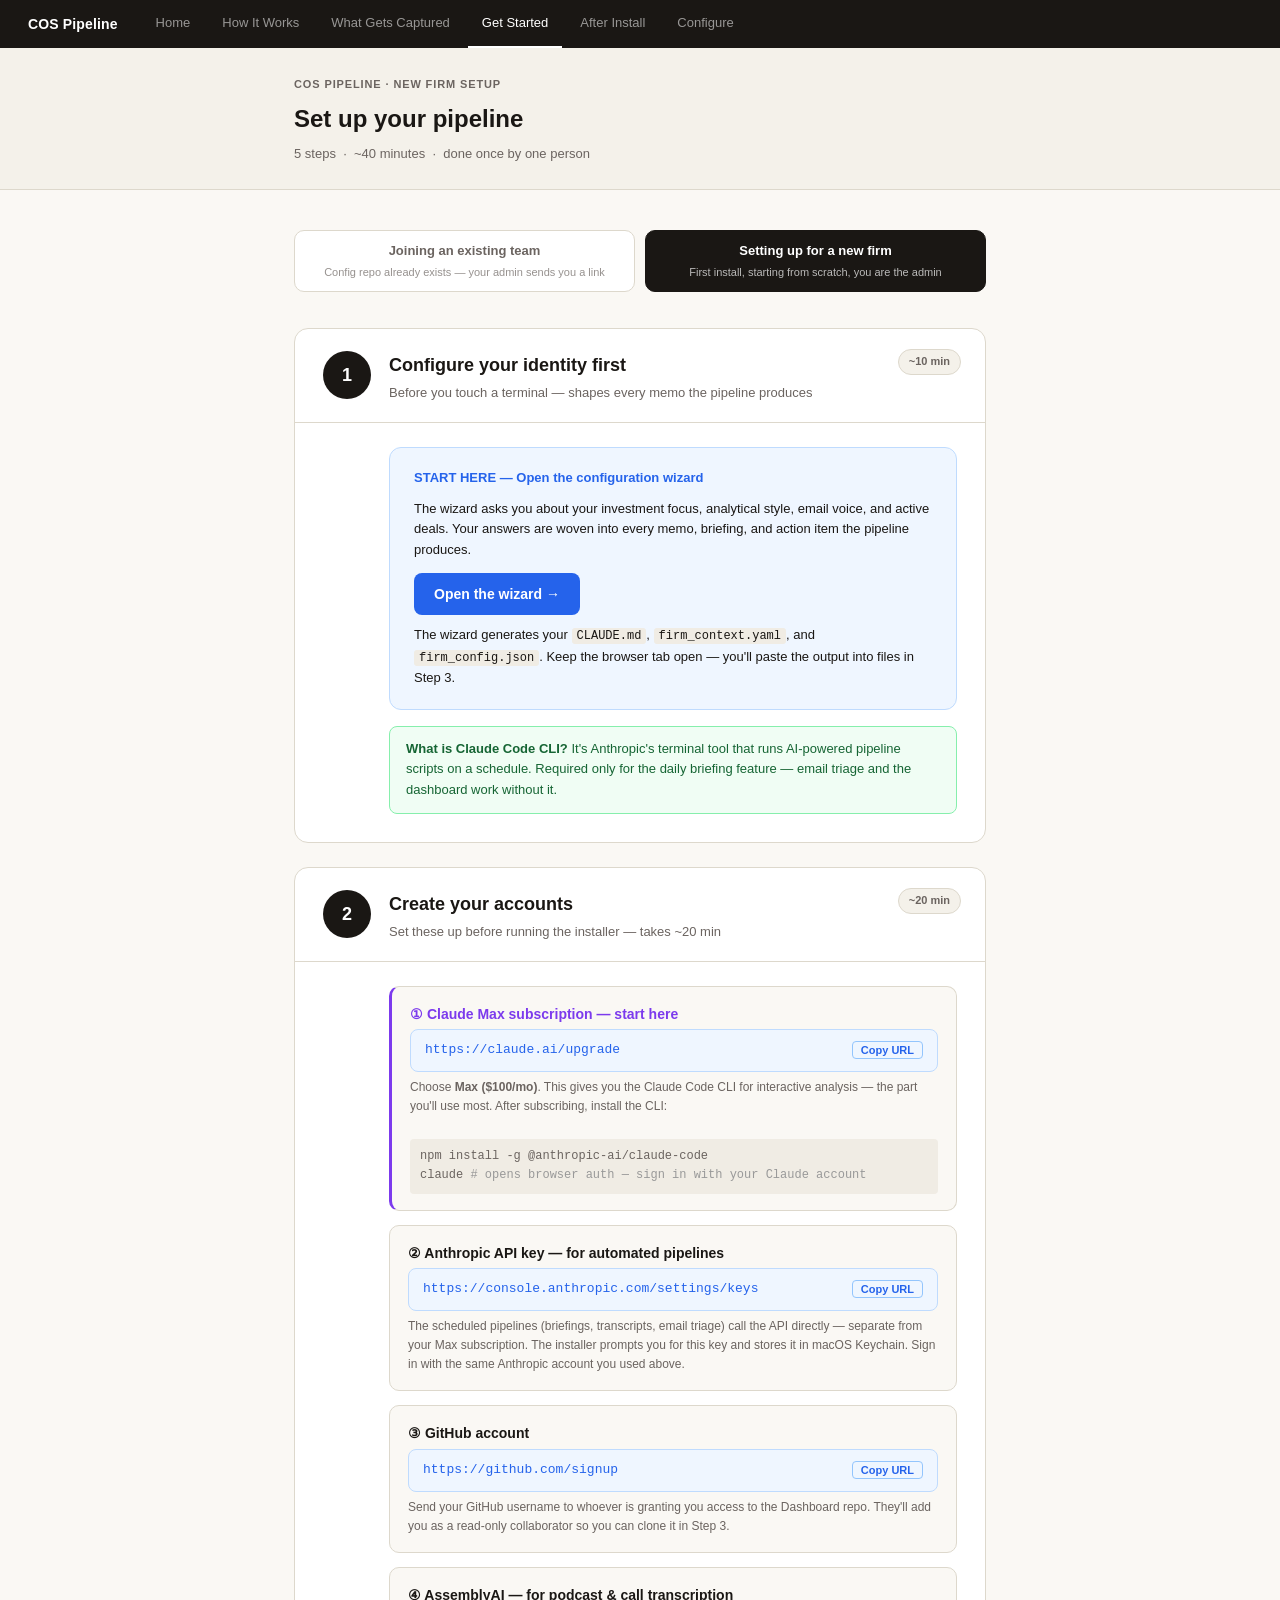
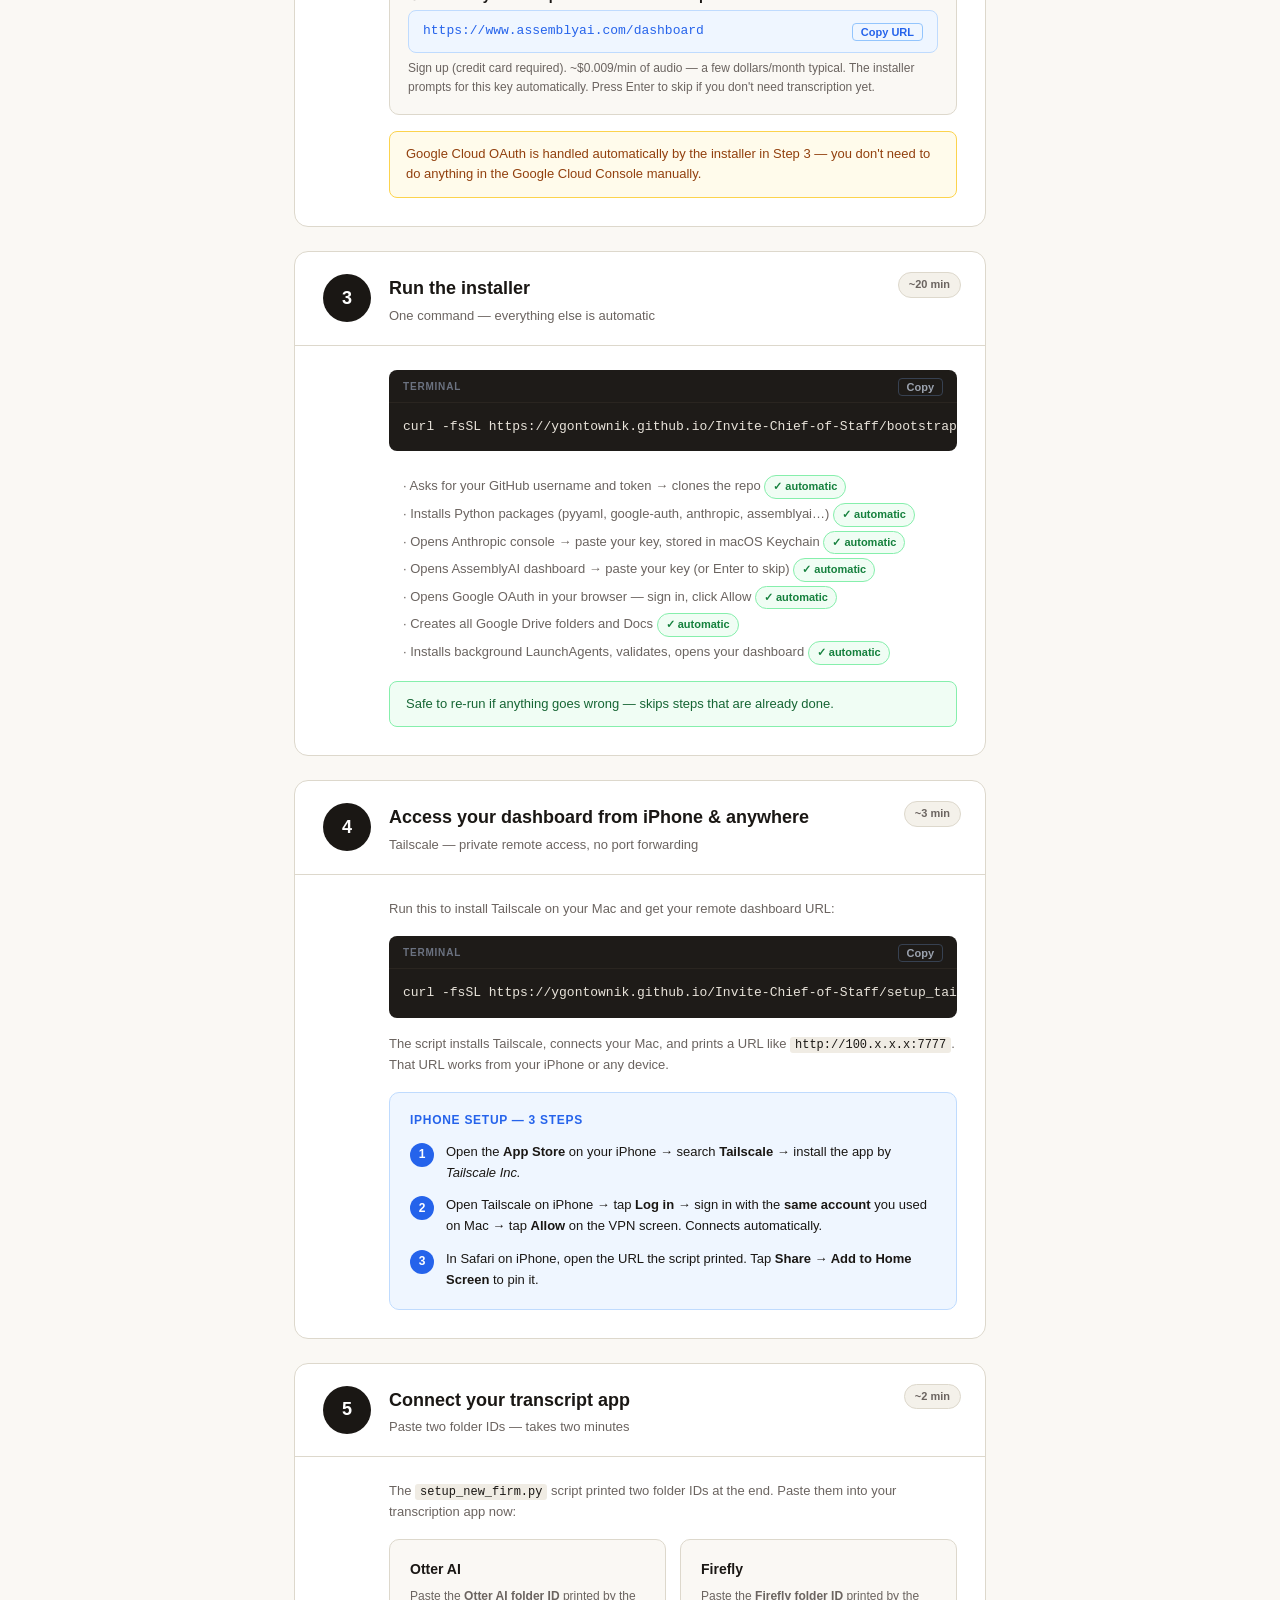
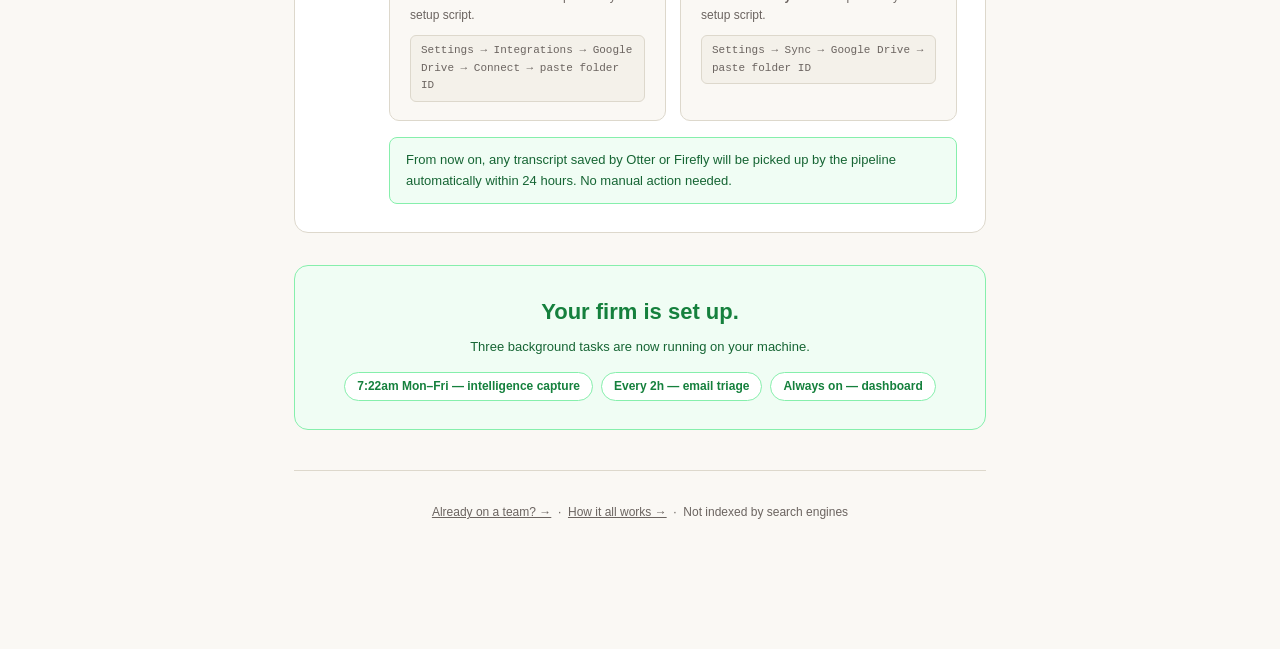
<file: docs/onboard-new-firm.html>
<!DOCTYPE html>
<html lang="en">
<head>
<meta charset="UTF-8">
<meta name="viewport" content="width=device-width, initial-scale=1.0">
<meta name="robots" content="noindex, nofollow">
<title>COS Pipeline — Get Started (New Firm)</title>
<style>
  :root {
    --cream:    #faf8f4;
    --paper:    #f4f1ea;
    --border:   #ddd8cc;
    --ink:      #1a1714;
    --muted:    #6b6460;
    --blue:     #2563eb;
    --blue-bg:  #eff6ff;
    --green:    #15803d;
    --green-bg: #f0fdf4;
    --amber:    #92400e;
    --amber-bg: #fffbeb;
    --purple:   #6d28d9;
    --purple-bg:#f5f3ff;
    --code-bg:  #1e1b18;
    --code-fg:  #e8e3da;
  }

  *, *::before, *::after { box-sizing: border-box; margin: 0; padding: 0; }

  body {
    font-family: -apple-system, BlinkMacSystemFont, "Segoe UI", sans-serif;
    font-size: 15px; line-height: 1.6;
    background: var(--cream); color: var(--ink);
  }

  /* ── Nav ── */
  .site-nav {
    background: var(--ink); display: flex; align-items: center;
    padding: 0 28px; height: 48px; position: sticky; top: 0; z-index: 200; gap: 4px;
  }
  .nav-brand {
    color: white; font-weight: 700; font-size: 14px; text-decoration: none;
    margin-right: 20px; letter-spacing: .01em; flex-shrink: 0;
  }
  .nav-link {
    color: rgba(255,255,255,.55); text-decoration: none; font-size: 13px; font-weight: 500;
    padding: 0 14px; height: 48px; display: flex; align-items: center;
    border-bottom: 2px solid transparent; transition: all .15s; white-space: nowrap;
  }
  .nav-link:hover { color: white; }
  .nav-link.active { color: white; border-bottom-color: white; }

  /* ── Page title ── */
  .page-title {
    border-bottom: 1px solid var(--border); background: var(--paper); padding: 28px 0 24px;
  }
  .page-title-inner { max-width: 740px; margin: 0 auto; padding: 0 24px; }
  .page-title .label {
    font-size: 11px; font-weight: 700; letter-spacing: .08em; text-transform: uppercase;
    color: var(--muted); margin-bottom: 6px;
  }
  .page-title h1 { font-size: 24px; font-weight: 700; }
  .page-title p  { margin-top: 6px; color: var(--muted); font-size: 13px; }

  /* ── Container ── */
  .container { max-width: 740px; margin: 0 auto; padding: 40px 24px 80px; }

  /* ── Switcher ── */
  .switcher {
    display: flex; gap: 10px; margin-bottom: 36px;
  }
  .switcher a {
    flex: 1; text-align: center; padding: 10px 14px; border-radius: 10px;
    border: 1px solid var(--border); font-size: 13px; font-weight: 600;
    text-decoration: none; color: var(--muted); background: white; transition: all .15s;
  }
  .switcher a:hover { border-color: #aaa; color: var(--ink); }
  .switcher a.active { background: var(--ink); color: white; border-color: var(--ink); }
  .switcher-label { font-size: 11px; font-weight: 400; display: block; margin-top: 2px; opacity: .7; }

  /* ── Step cards ── */
  .steps { display: flex; flex-direction: column; gap: 24px; }

  .step {
    background: white; border: 1px solid var(--border); border-radius: 14px; overflow: hidden;
  }
  .step-header {
    padding: 22px 28px 18px; display: flex; align-items: flex-start; gap: 18px;
    border-bottom: 1px solid var(--border); position: relative;
  }
  .step-num {
    width: 48px; height: 48px; border-radius: 50%;
    background: var(--ink); color: white;
    font-size: 18px; font-weight: 700;
    display: flex; align-items: center; justify-content: center;
    flex-shrink: 0;
  }
  .step-title-wrap { flex: 1; }
  .step-title { font-size: 18px; font-weight: 700; color: var(--ink); margin-bottom: 3px; }
  .step-time-badge {
    position: absolute; top: 20px; right: 24px;
    background: var(--paper); border: 1px solid var(--border);
    border-radius: 20px; padding: 3px 10px;
    font-size: 11px; font-weight: 600; color: var(--muted); white-space: nowrap;
  }
  .step-sub { font-size: 13px; color: var(--muted); }

  .step-body { padding: 24px 28px 28px 94px; display: flex; flex-direction: column; gap: 16px; }

  /* ── Wizard callout ── */
  .wizard-callout {
    background: var(--blue-bg); border: 1px solid #bfdbfe; border-radius: 12px; padding: 20px 24px;
  }
  .wizard-callout h3 { font-size: 13px; font-weight: 700; color: var(--blue); margin-bottom: 10px; }
  .wizard-callout p  { font-size: 13px; color: var(--ink); margin-bottom: 12px; }
  .wizard-callout p:last-child { margin-bottom: 0; }
  .wizard-btn {
    display: inline-flex; align-items: center; gap: 6px;
    background: var(--blue); color: white; text-decoration: none;
    font-size: 14px; font-weight: 700; padding: 10px 20px; border-radius: 8px;
    transition: background .15s;
  }
  .wizard-btn:hover { background: #1d4ed8; }
  .wizard-note { font-size: 12px; color: var(--muted); margin-top: 10px !important; }

  /* ── Account cards grid ── */
  .account-grid { display: flex; flex-direction: column; gap: 14px; }
  .account-card {
    border: 1px solid var(--border); border-radius: 10px; padding: 16px 18px; background: var(--cream);
  }
  .account-card-title { font-size: 14px; font-weight: 700; margin-bottom: 4px; }
  .account-card-note  { font-size: 12px; color: var(--muted); margin-top: 6px; }

  /* ── Code blocks ── */
  .code-block { background: var(--code-bg); border-radius: 8px; margin: 0; overflow: hidden; }
  .code-label {
    font-size: 10px; font-weight: 700; text-transform: uppercase; letter-spacing: .08em;
    color: #6b7280; padding: 8px 14px 6px;
    border-bottom: 1px solid #2a2520;
    display: flex; justify-content: space-between; align-items: center;
  }
  .copy-btn {
    font-size: 11px; font-weight: 600; color: #9ca3af;
    background: none; border: 1px solid #374151; border-radius: 4px;
    padding: 2px 8px; cursor: pointer; transition: all .15s;
  }
  .copy-btn:hover { color: white; border-color: #6b7280; }
  .copy-btn.copied { color: #34d399; border-color: #34d399; }
  .code-block code {
    display: block; padding: 14px;
    font-family: "SFMono-Regular", "Menlo", "Consolas", monospace;
    font-size: 13px; line-height: 1.6; color: var(--code-fg);
    white-space: pre; overflow-x: auto;
  }

  /* ── URL blocks ── */
  .url-block {
    display: flex; align-items: center; justify-content: space-between; gap: 12px;
    background: var(--blue-bg); border: 1px solid #bfdbfe; border-radius: 8px;
    padding: 10px 14px; margin: 0;
  }
  .url-block a {
    font-family: "SFMono-Regular", "Menlo", monospace; font-size: 13px;
    color: var(--blue); text-decoration: none; word-break: break-all;
  }
  .url-block a:hover { text-decoration: underline; }
  .url-copy-btn {
    font-size: 11px; font-weight: 600; color: var(--blue); background: none;
    border: 1px solid #93c5fd; border-radius: 4px; padding: 2px 8px; cursor: pointer;
    white-space: nowrap; transition: all .15s; flex-shrink: 0;
  }
  .url-copy-btn:hover { background: var(--blue); color: white; border-color: var(--blue); }
  .url-copy-btn.copied { color: var(--green); border-color: var(--green); }

  /* ── Auto tag ── */
  .auto-tag {
    display: inline-flex; align-items: center; gap: 4px;
    background: var(--green-bg); border: 1px solid #86efac;
    border-radius: 12px; padding: 2px 8px;
    font-size: 11px; font-weight: 700; color: var(--green);
    white-space: nowrap;
  }

  /* ── Install steps list ── */
  .install-list { display: flex; flex-direction: column; gap: 18px; }
  .install-item { display: flex; flex-direction: column; gap: 8px; }
  .install-item-label {
    font-size: 13px; font-weight: 700; color: var(--ink);
    display: flex; align-items: center; gap: 8px;
  }
  .install-item-explain {
    font-size: 13px; color: var(--muted); padding-left: 2px;
  }
  .explain-bullets {
    display: flex; flex-direction: column; gap: 4px;
    margin: 4px 0 0; padding-left: 14px;
    font-size: 13px; color: var(--muted); list-style: none;
  }
  .explain-bullets li::before { content: "·  "; }

  /* ── Transcript cards ── */
  .transcript-cards { display: flex; gap: 14px; flex-wrap: wrap; }
  .transcript-card {
    flex: 1; min-width: 240px;
    border: 1px solid var(--border); border-radius: 10px; padding: 18px 20px; background: var(--cream);
  }
  .transcript-card h4 { font-size: 14px; font-weight: 700; margin-bottom: 6px; }
  .transcript-card p  { font-size: 12px; color: var(--muted); margin-bottom: 10px; }
  .transcript-card .path {
    font-size: 11px; background: var(--paper); border: 1px solid var(--border);
    border-radius: 6px; padding: 6px 10px; color: var(--muted);
    font-family: "SFMono-Regular", monospace;
  }

  /* ── Tip / note ── */
  .tip {
    background: var(--green-bg); border: 1px solid #86efac;
    border-radius: 8px; padding: 12px 16px; font-size: 13px; color: #166534;
  }
  .note {
    background: var(--amber-bg); border: 1px solid #fcd34d;
    border-radius: 8px; padding: 12px 16px; font-size: 13px; color: var(--amber);
  }

  /* ── Done panel ── */
  .done-panel {
    background: var(--green-bg); border: 1px solid #86efac;
    border-radius: 14px; padding: 28px 32px; text-align: center; margin-top: 8px;
  }
  .done-panel h2 { font-size: 22px; font-weight: 700; color: var(--green); margin-bottom: 8px; }
  .done-panel p  { font-size: 13px; color: #166534; }
  .done-schedules { margin-top: 14px; display: flex; gap: 8px; justify-content: center; flex-wrap: wrap; }
  .sched-badge {
    background: white; border: 1px solid #86efac; border-radius: 20px;
    padding: 4px 12px; font-size: 12px; font-weight: 600; color: var(--green);
  }

  /* ── Inline code ── */
  code.inline {
    font-family: "SFMono-Regular", monospace; font-size: 12px;
    background: #f0ece4; padding: 1px 5px; border-radius: 3px; color: var(--ink);
  }

  .footer {
    text-align: center; color: var(--muted); font-size: 12px;
    padding: 32px 0 48px; margin-top: 40px; border-top: 1px solid var(--border);
  }
  .footer a { color: var(--muted); }

  @media (max-width: 600px) {
    .step-body { padding-left: 24px; }
    .step-time-badge { position: static; margin-top: 4px; display: inline-block; }
    .transcript-cards { flex-direction: column; }
    .switcher { flex-direction: column; }
  }
</style>
</head>
<body>

<nav class="site-nav">
  <a href="index.html" class="nav-brand">COS Pipeline</a>
  <a href="index.html" class="nav-link">Home</a>
  <a href="HOW_IT_ALL_WORKS.html" class="nav-link">How It Works</a>
  <a href="what_gets_captured.html" class="nav-link">What Gets Captured</a>
  <a href="onboard.html" class="nav-link active">Get Started</a>
  <a href="after_install.html" class="nav-link">After Install</a>
  <a href="configure.html" class="nav-link">Configure</a>
</nav>

<div class="page-title">
  <div class="page-title-inner">
    <div class="label">COS Pipeline · New Firm Setup</div>
    <h1>Set up your pipeline</h1>
    <p>5 steps &nbsp;·&nbsp; ~40 minutes &nbsp;·&nbsp; done once by one person</p>
  </div>
</div>

<div class="container">

  <!-- Switcher -->
  <div class="switcher">
    <a href="onboard.html">
      Joining an existing team
      <span class="switcher-label">Config repo already exists — your admin sends you a link</span>
    </a>
    <a href="onboard-new-firm.html" class="active">
      Setting up for a new firm
      <span class="switcher-label">First install, starting from scratch, you are the admin</span>
    </a>
  </div>

  <div class="steps">

    <!-- ── Step 1: Configure ── -->
    <div class="step">
      <div class="step-header">
        <div class="step-num">1</div>
        <div class="step-title-wrap">
          <div class="step-title">Configure your identity first</div>
          <div class="step-sub">Before you touch a terminal — shapes every memo the pipeline produces</div>
        </div>
        <div class="step-time-badge">~10 min</div>
      </div>
      <div class="step-body">

        <div class="wizard-callout">
          <h3>START HERE — Open the configuration wizard</h3>
          <p>The wizard asks you about your investment focus, analytical style, email voice, and active deals. Your answers are woven into every memo, briefing, and action item the pipeline produces.</p>
          <a href="configure.html" class="wizard-btn">Open the wizard →</a>
          <p class="wizard-note">The wizard generates your <code class="inline">CLAUDE.md</code>, <code class="inline">firm_context.yaml</code>, and <code class="inline">firm_config.json</code>. Keep the browser tab open — you'll paste the output into files in Step 3.</p>
        </div>

        <div class="tip">
          <strong>What is Claude Code CLI?</strong> It's Anthropic's terminal tool that runs AI-powered pipeline scripts on a schedule. Required only for the daily briefing feature — email triage and the dashboard work without it.
        </div>

      </div>
    </div>

    <!-- ── Step 2: Accounts ── -->
    <div class="step">
      <div class="step-header">
        <div class="step-num">2</div>
        <div class="step-title-wrap">
          <div class="step-title">Create your accounts</div>
          <div class="step-sub">Set these up before running the installer — takes ~20 min</div>
        </div>
        <div class="step-time-badge">~20 min</div>
      </div>
      <div class="step-body">

        <div class="account-grid">

          <div class="account-card" style="border-left: 3px solid #7c3aed;">
            <div class="account-card-title" style="color:#7c3aed;">① Claude Max subscription — start here</div>
            <div class="url-block">
              <a href="https://claude.ai/upgrade" target="_blank">https://claude.ai/upgrade</a>
              <button class="url-copy-btn" onclick="copyUrl(this)">Copy URL</button>
            </div>
            <div class="account-card-note">Choose <strong>Max ($100/mo)</strong>. This gives you the Claude Code CLI for interactive analysis — the part you'll use most. After subscribing, install the CLI:<br><br>
              <code style="display:block;background:#f0ece4;padding:8px 10px;border-radius:4px;font-size:12px;margin-top:4px;">npm install -g @anthropic-ai/claude-code<br>claude  <span style="color:#999;"># opens browser auth — sign in with your Claude account</span></code>
            </div>
          </div>

          <div class="account-card">
            <div class="account-card-title">② Anthropic API key — for automated pipelines</div>
            <div class="url-block">
              <a href="https://console.anthropic.com/settings/keys" target="_blank">https://console.anthropic.com/settings/keys</a>
              <button class="url-copy-btn" onclick="copyUrl(this)">Copy URL</button>
            </div>
            <div class="account-card-note">The scheduled pipelines (briefings, transcripts, email triage) call the API directly — separate from your Max subscription. The installer prompts you for this key and stores it in macOS Keychain. Sign in with the same Anthropic account you used above.</div>
          </div>

          <div class="account-card">
            <div class="account-card-title">③ GitHub account</div>
            <div class="url-block">
              <a href="https://github.com/signup" target="_blank">https://github.com/signup</a>
              <button class="url-copy-btn" onclick="copyUrl(this)">Copy URL</button>
            </div>
            <div class="account-card-note">Send your GitHub username to whoever is granting you access to the Dashboard repo. They'll add you as a read-only collaborator so you can clone it in Step 3.</div>
          </div>

          <div class="account-card">
            <div class="account-card-title">④ AssemblyAI — for podcast &amp; call transcription</div>
            <div class="url-block">
              <a href="https://www.assemblyai.com/dashboard" target="_blank">https://www.assemblyai.com/dashboard</a>
              <button class="url-copy-btn" onclick="copyUrl(this)">Copy URL</button>
            </div>
            <div class="account-card-note">Sign up (credit card required). ~$0.009/min of audio — a few dollars/month typical. The installer prompts for this key automatically. Press Enter to skip if you don't need transcription yet.</div>
          </div>

        </div>

        <div class="note">Google Cloud OAuth is handled automatically by the installer in Step 3 — you don't need to do anything in the Google Cloud Console manually.</div>

      </div>
    </div>

    <!-- ── Step 3: Install ── -->
    <div class="step">
      <div class="step-header">
        <div class="step-num">3</div>
        <div class="step-title-wrap">
          <div class="step-title">Run the installer</div>
          <div class="step-sub">One command — everything else is automatic</div>
        </div>
        <div class="step-time-badge">~20 min</div>
      </div>
      <div class="step-body">

        <div class="code-block">
          <div class="code-label">Terminal <button class="copy-btn" onclick="copyCode(this)">Copy</button></div>
          <code>curl -fsSL https://ygontownik.github.io/Invite-Chief-of-Staff/bootstrap.sh | bash</code>
        </div>

        <div class="install-list" style="margin-top:4px;">
          <div class="install-item">
            <ul class="explain-bullets">
              <li>Asks for your GitHub username and token → clones the repo <span class="auto-tag">✓ automatic</span></li>
              <li>Installs Python packages (pyyaml, google-auth, anthropic, assemblyai…) <span class="auto-tag">✓ automatic</span></li>
              <li>Opens Anthropic console → paste your key, stored in macOS Keychain <span class="auto-tag">✓ automatic</span></li>
              <li>Opens AssemblyAI dashboard → paste your key (or Enter to skip) <span class="auto-tag">✓ automatic</span></li>
              <li>Opens Google OAuth in your browser — sign in, click Allow <span class="auto-tag">✓ automatic</span></li>
              <li>Creates all Google Drive folders and Docs <span class="auto-tag">✓ automatic</span></li>
              <li>Installs background LaunchAgents, validates, opens your dashboard <span class="auto-tag">✓ automatic</span></li>
            </ul>
          </div>
        </div>

        <div class="tip">Safe to re-run if anything goes wrong — skips steps that are already done.</div>

      </div>
    </div>

    <!-- ── Step 4: Tailscale ── -->
    <div class="step">
      <div class="step-header">
        <div class="step-num">4</div>
        <div class="step-title-wrap">
          <div class="step-title">Access your dashboard from iPhone &amp; anywhere</div>
          <div class="step-sub">Tailscale — private remote access, no port forwarding</div>
        </div>
        <div class="step-time-badge">~3 min</div>
      </div>
      <div class="step-body">

        <p style="font-size:13px;color:var(--muted);">Run this to install Tailscale on your Mac and get your remote dashboard URL:</p>

        <div class="code-block">
          <div class="code-label">Terminal <button class="copy-btn" onclick="copyCode(this)">Copy</button></div>
          <code>curl -fsSL https://ygontownik.github.io/Invite-Chief-of-Staff/setup_tailscale.sh | bash</code>
        </div>

        <p style="font-size:13px;color:var(--muted);">The script installs Tailscale, connects your Mac, and prints a URL like <code class="inline">http://100.x.x.x:7777</code>. That URL works from your iPhone or any device.</p>

        <div style="background:var(--blue-bg);border:1px solid #bfdbfe;border-radius:10px;padding:18px 20px;">
          <div style="font-size:12px;font-weight:700;text-transform:uppercase;letter-spacing:.06em;color:var(--blue);margin-bottom:12px;">iPhone setup — 3 steps</div>
          <div style="display:flex;flex-direction:column;gap:12px;">
            <div style="display:flex;gap:12px;align-items:flex-start;">
              <div style="width:24px;height:24px;border-radius:50%;background:var(--blue);color:white;font-size:12px;font-weight:700;display:flex;align-items:center;justify-content:center;flex-shrink:0;margin-top:1px;">1</div>
              <div style="font-size:13px;color:var(--ink);">Open the <strong>App Store</strong> on your iPhone → search <strong>Tailscale</strong> → install the app by <em>Tailscale Inc.</em></div>
            </div>
            <div style="display:flex;gap:12px;align-items:flex-start;">
              <div style="width:24px;height:24px;border-radius:50%;background:var(--blue);color:white;font-size:12px;font-weight:700;display:flex;align-items:center;justify-content:center;flex-shrink:0;margin-top:1px;">2</div>
              <div style="font-size:13px;color:var(--ink);">Open Tailscale on iPhone → tap <strong>Log in</strong> → sign in with the <strong>same account</strong> you used on Mac → tap <strong>Allow</strong> on the VPN screen. Connects automatically.</div>
            </div>
            <div style="display:flex;gap:12px;align-items:flex-start;">
              <div style="width:24px;height:24px;border-radius:50%;background:var(--blue);color:white;font-size:12px;font-weight:700;display:flex;align-items:center;justify-content:center;flex-shrink:0;margin-top:1px;">3</div>
              <div style="font-size:13px;color:var(--ink);">In Safari on iPhone, open the URL the script printed. Tap <strong>Share → Add to Home Screen</strong> to pin it.</div>
            </div>
          </div>
        </div>

      </div>
    </div>

    <!-- ── Step 5: Connect transcript app ── -->
    <div class="step">
      <div class="step-header">
        <div class="step-num">5</div>
        <div class="step-title-wrap">
          <div class="step-title">Connect your transcript app</div>
          <div class="step-sub">Paste two folder IDs — takes two minutes</div>
        </div>
        <div class="step-time-badge">~2 min</div>
      </div>
      <div class="step-body">

        <p style="font-size:13px;color:var(--muted);">The <code class="inline">setup_new_firm.py</code> script printed two folder IDs at the end. Paste them into your transcription app now:</p>

        <div class="transcript-cards">
          <div class="transcript-card">
            <h4>Otter AI</h4>
            <p>Paste the <strong>Otter AI folder ID</strong> printed by the setup script.</p>
            <div class="path">Settings → Integrations → Google Drive → Connect → paste folder ID</div>
          </div>
          <div class="transcript-card">
            <h4>Firefly</h4>
            <p>Paste the <strong>Firefly folder ID</strong> printed by the setup script.</p>
            <div class="path">Settings → Sync → Google Drive → paste folder ID</div>
          </div>
        </div>

        <div class="tip">From now on, any transcript saved by Otter or Firefly will be picked up by the pipeline automatically within 24 hours. No manual action needed.</div>

      </div>
    </div>

    <!-- Done -->
    <div class="done-panel">
      <h2>Your firm is set up.</h2>
      <p>Three background tasks are now running on your machine.</p>
      <div class="done-schedules">
        <span class="sched-badge">7:22am Mon–Fri — intelligence capture</span>
        <span class="sched-badge">Every 2h — email triage</span>
        <span class="sched-badge">Always on — dashboard</span>
      </div>
    </div>

  </div>

  <div class="footer">
    <a href="onboard.html">Already on a team? →</a>
    &nbsp;·&nbsp;
    <a href="HOW_IT_ALL_WORKS.html">How it all works →</a>
    &nbsp;·&nbsp;
    Not indexed by search engines
  </div>

</div>

<script>
function copyCode(btn) {
  const code = btn.closest('.code-block').querySelector('code').textContent;
  navigator.clipboard.writeText(code).then(() => {
    btn.textContent = 'Copied!'; btn.classList.add('copied');
    setTimeout(() => { btn.textContent = 'Copy'; btn.classList.remove('copied'); }, 2000);
  });
}
function copyUrl(btn) {
  const url = btn.closest('.url-block').querySelector('a').href;
  navigator.clipboard.writeText(url).then(() => {
    btn.textContent = 'Copied!'; btn.classList.add('copied');
    setTimeout(() => { btn.textContent = 'Copy URL'; btn.classList.remove('copied'); }, 2000);
  });
}
</script>

</body>
</html>
</file>
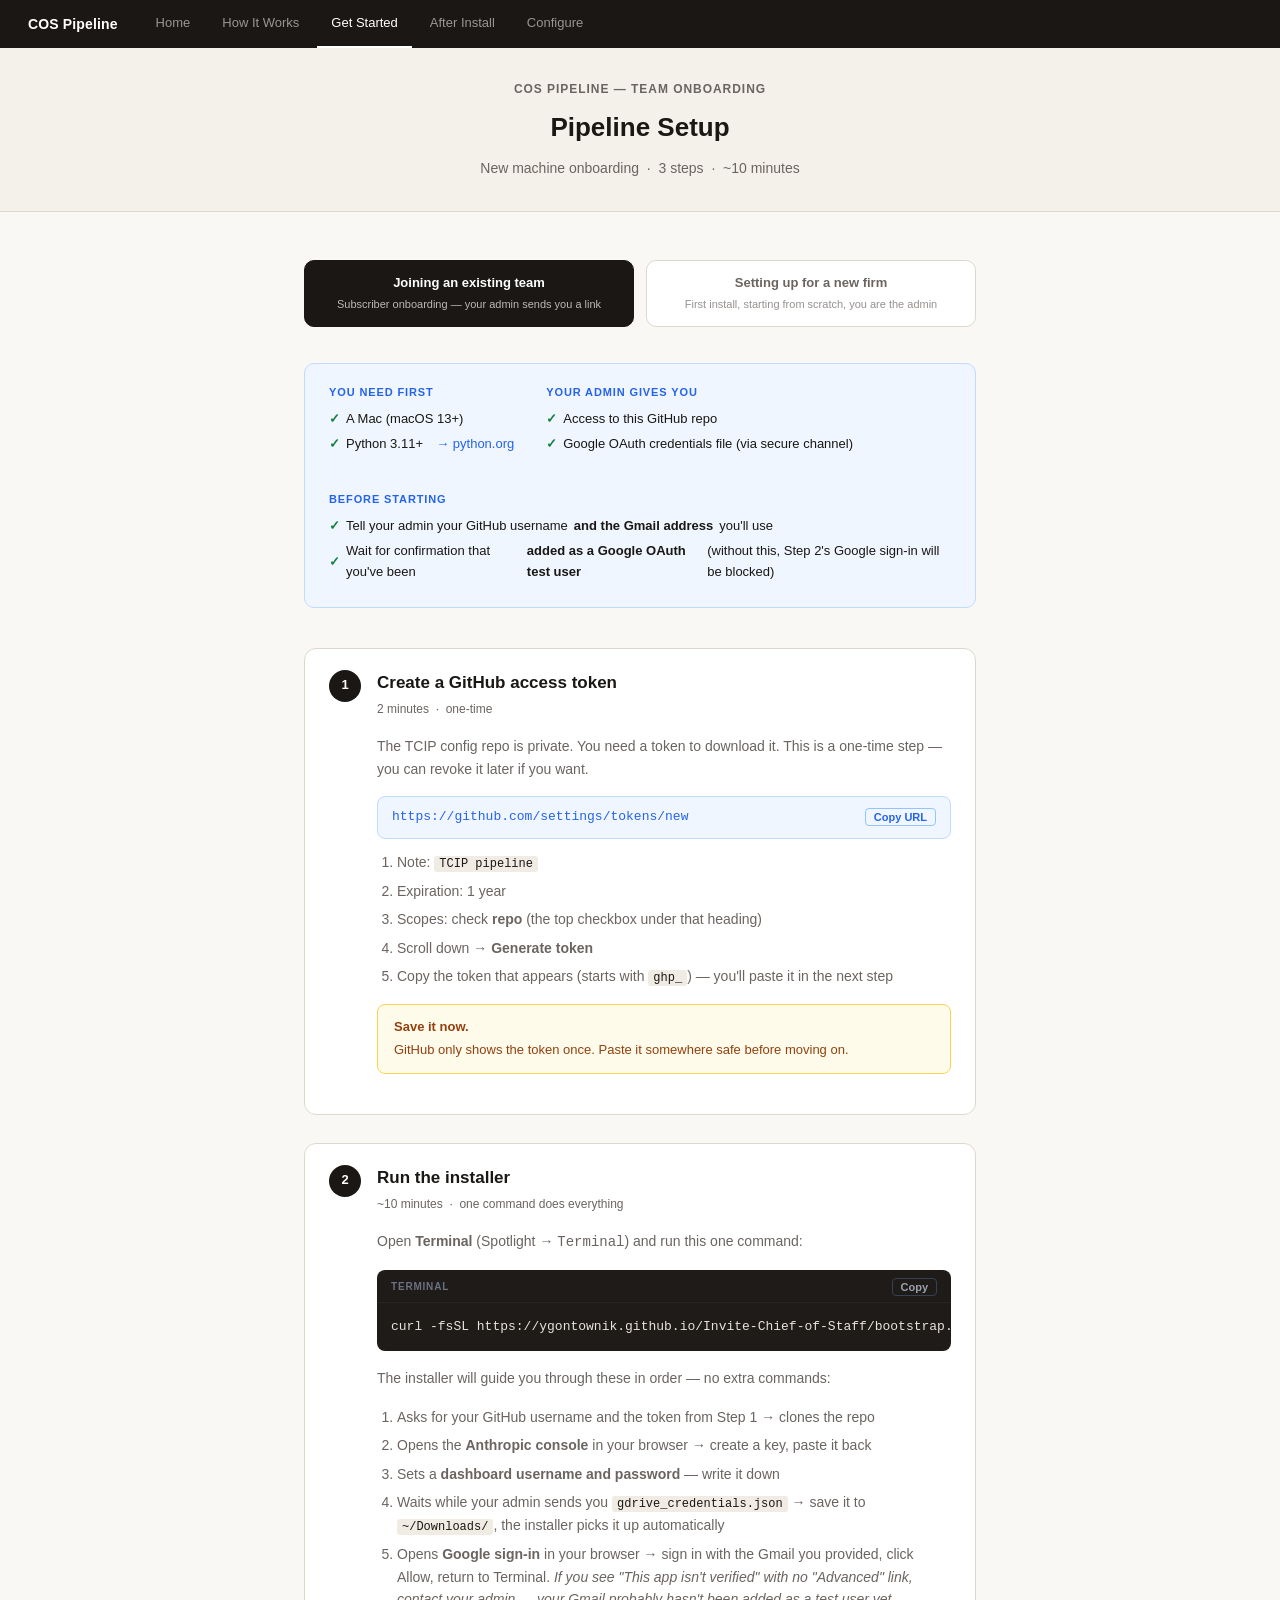
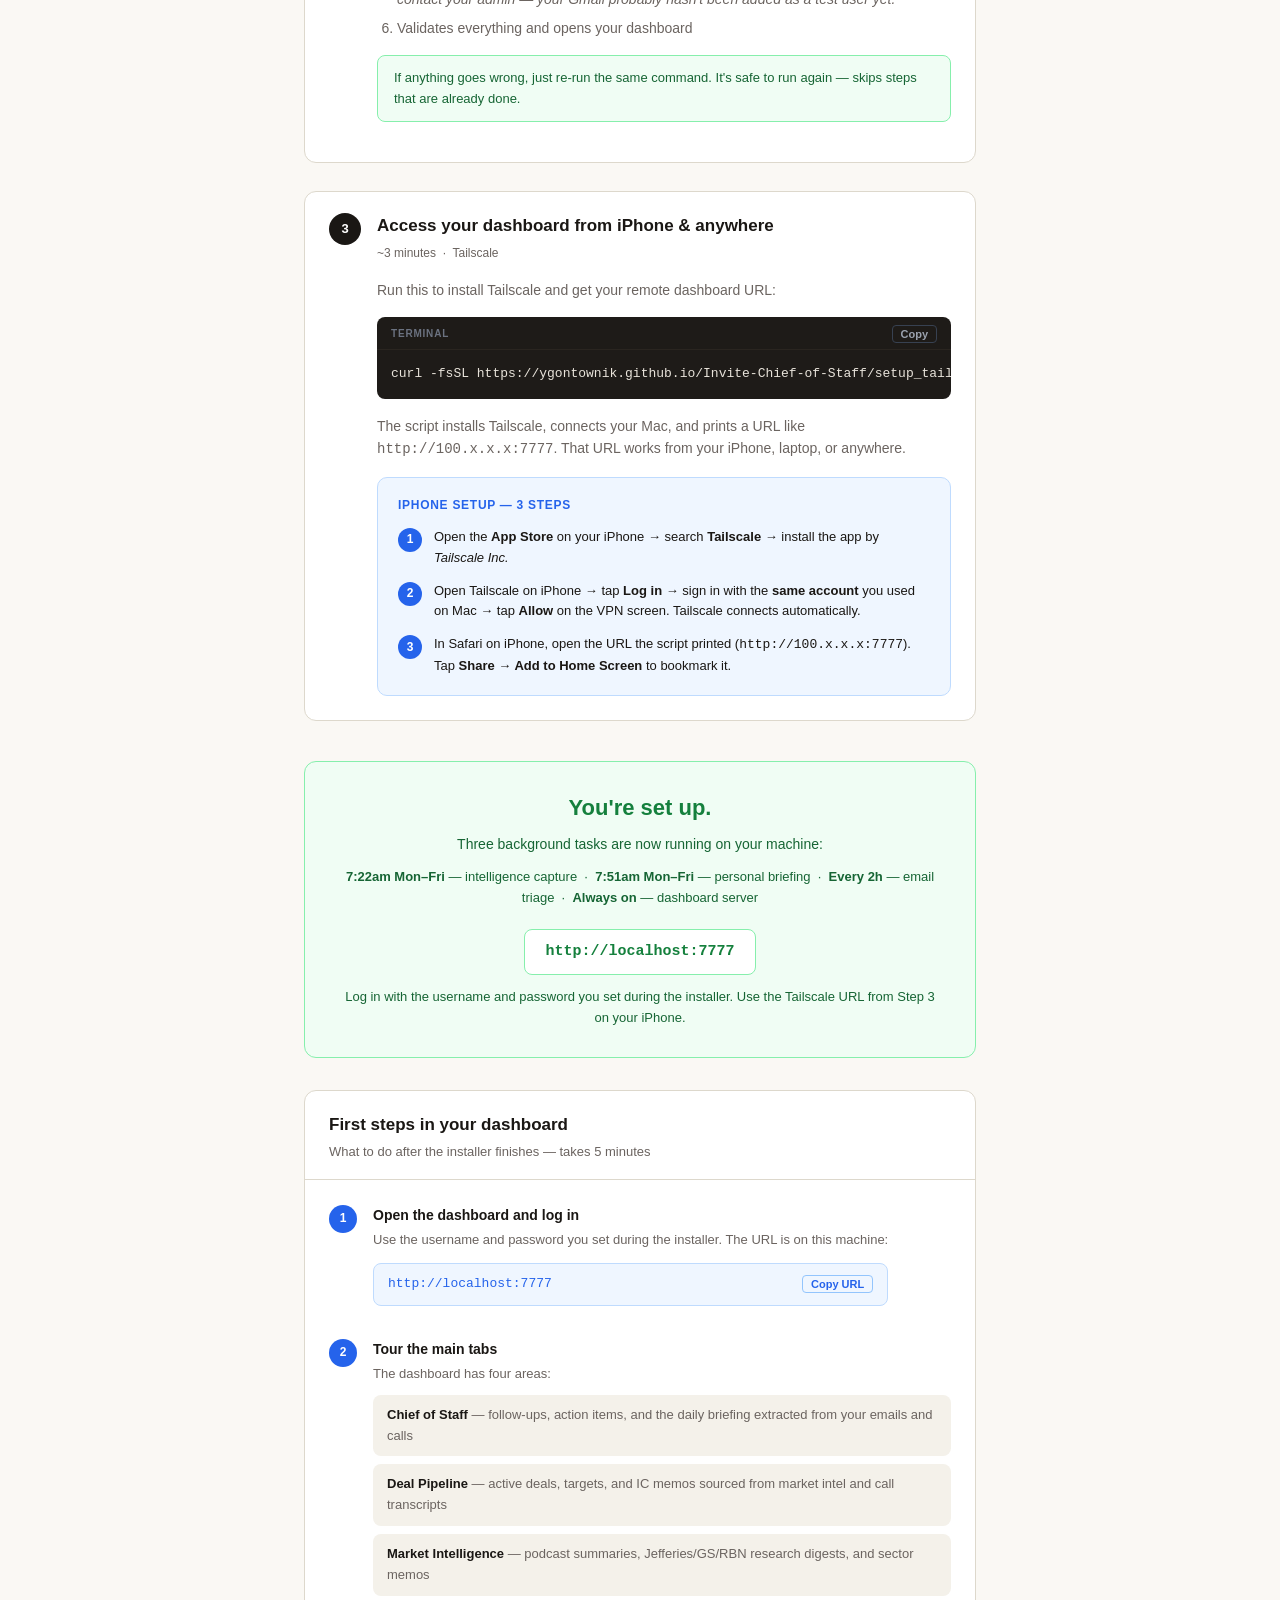
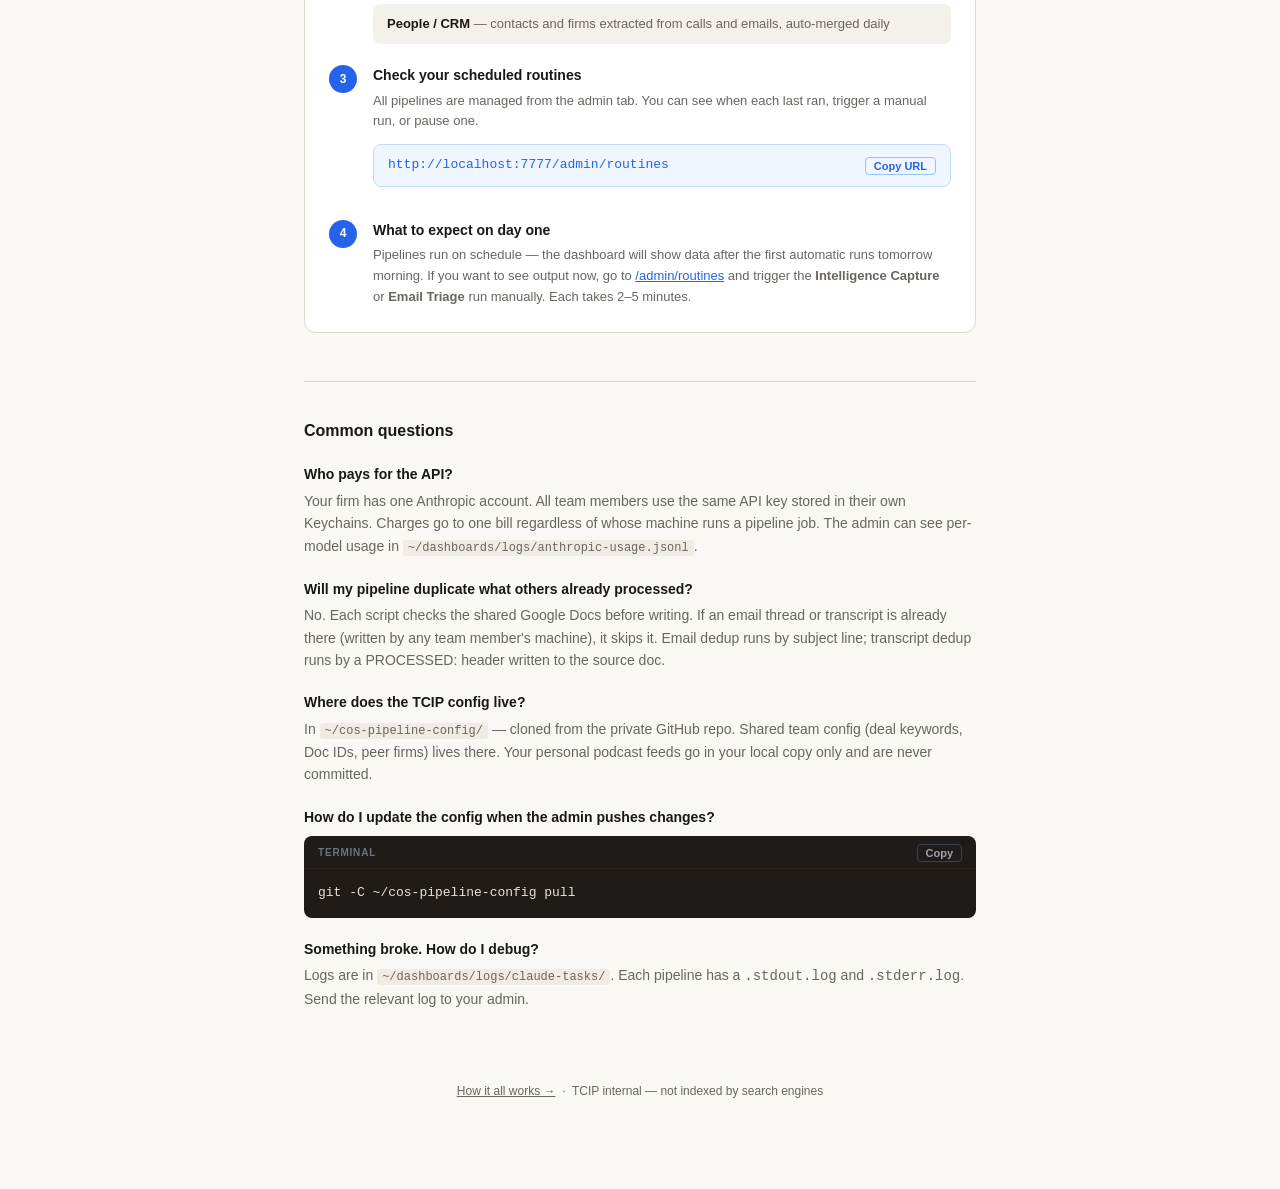
<file: docs/onboard.html>
<!DOCTYPE html>
<html lang="en">
<head>
<meta charset="UTF-8">
<meta name="viewport" content="width=device-width, initial-scale=1.0">
<meta name="robots" content="noindex, nofollow">
<title>TCIP Pipeline — Setup</title>
<style>
  :root {
    --cream:    #faf8f4;
    --paper:    #f4f1ea;
    --border:   #ddd8cc;
    --ink:      #1a1714;
    --muted:    #6b6460;
    --blue:     #2563eb;
    --blue-bg:  #eff6ff;
    --green:    #15803d;
    --green-bg: #f0fdf4;
    --amber:    #92400e;
    --amber-bg: #fffbeb;
    --code-bg:  #1e1b18;
    --code-fg:  #e8e3da;
  }

  *, *::before, *::after { box-sizing: border-box; margin: 0; padding: 0; }

  body {
    font-family: -apple-system, BlinkMacSystemFont, "Segoe UI", sans-serif;
    font-size: 15px;
    line-height: 1.6;
    background: var(--cream);
    color: var(--ink);
  }

  /* ── Header ── */
  .header {
    border-bottom: 1px solid var(--border);
    background: var(--paper);
    padding: 32px 0;
    text-align: center;
  }
  .header .firm { font-size: 12px; font-weight: 600; letter-spacing: .08em; text-transform: uppercase; color: var(--muted); margin-bottom: 8px; }
  .header h1 { font-size: 26px; font-weight: 700; color: var(--ink); }
  .header p  { margin-top: 8px; color: var(--muted); font-size: 14px; }

  /* ── Layout ── */
  .container { max-width: 720px; margin: 0 auto; padding: 48px 24px; }

  /* ── Switcher ── */
  .switcher { display: flex; gap: 12px; margin-bottom: 36px; }
  .switcher a {
    flex: 1; text-align: center; padding: 12px 16px;
    border-radius: 10px; border: 1px solid var(--border);
    font-size: 13px; font-weight: 600;
    text-decoration: none; color: var(--muted); background: white; transition: all .15s;
  }
  .switcher a:hover { border-color: #aaa; color: var(--ink); }
  .switcher a.active { background: var(--ink); color: white; border-color: var(--ink); }
  .switcher-label { font-size: 11px; font-weight: 400; display: block; margin-top: 2px; opacity: .7; }

  /* ── Prereq bar ── */
  .prereqs {
    background: var(--blue-bg);
    border: 1px solid #bfdbfe;
    border-radius: 10px;
    padding: 20px 24px;
    margin-bottom: 40px;
    display: flex;
    gap: 32px;
    flex-wrap: wrap;
  }
  .prereqs-label { font-size: 11px; font-weight: 700; text-transform: uppercase; letter-spacing: .08em; color: var(--blue); margin-bottom: 8px; }
  .prereq-item { font-size: 13px; color: var(--ink); display: flex; align-items: center; gap: 6px; margin-bottom: 4px; }
  .prereq-item a { color: var(--blue); text-decoration: none; }
  .prereq-item a:hover { text-decoration: underline; }
  .check { color: var(--green); font-weight: 700; }

  /* ── Steps ── */
  .steps { display: flex; flex-direction: column; gap: 28px; }

  .step {
    background: white;
    border: 1px solid var(--border);
    border-radius: 12px;
    overflow: hidden;
  }

  .step-header {
    padding: 20px 24px 16px;
    display: flex;
    align-items: flex-start;
    gap: 16px;
  }

  .step-num {
    width: 32px;
    height: 32px;
    border-radius: 50%;
    background: var(--ink);
    color: white;
    font-size: 13px;
    font-weight: 700;
    display: flex;
    align-items: center;
    justify-content: center;
    flex-shrink: 0;
    margin-top: 1px;
  }
  .step.done .step-num { background: var(--green); }

  .step-title { font-size: 17px; font-weight: 700; color: var(--ink); margin-bottom: 4px; }
  .step-time  { font-size: 12px; color: var(--muted); }

  .step-body { padding: 0 24px 24px 72px; }

  .step-body p { color: var(--muted); font-size: 14px; margin-bottom: 16px; }
  .step-body p:last-child { margin-bottom: 0; }
  .step-body a { color: var(--blue); }

  /* ── Code blocks ── */
  .code-block {
    background: var(--code-bg);
    border-radius: 8px;
    margin: 16px 0;
    overflow: hidden;
  }
  .code-label {
    font-size: 10px;
    font-weight: 700;
    text-transform: uppercase;
    letter-spacing: .08em;
    color: #6b7280;
    padding: 8px 14px 6px;
    border-bottom: 1px solid #2a2520;
    display: flex;
    justify-content: space-between;
    align-items: center;
  }
  .copy-btn {
    font-size: 11px;
    font-weight: 600;
    color: #9ca3af;
    background: none;
    border: 1px solid #374151;
    border-radius: 4px;
    padding: 2px 8px;
    cursor: pointer;
    transition: all .15s;
  }
  .copy-btn:hover { color: white; border-color: #6b7280; }
  .copy-btn.copied { color: #34d399; border-color: #34d399; }

  .code-block code {
    display: block;
    padding: 14px;
    font-family: "SFMono-Regular", "Menlo", "Consolas", monospace;
    font-size: 13px;
    line-height: 1.6;
    color: var(--code-fg);
    white-space: pre;
    overflow-x: auto;
  }

  /* ── URL blocks ── */
  .url-block {
    display: flex;
    align-items: center;
    justify-content: space-between;
    gap: 12px;
    background: var(--blue-bg);
    border: 1px solid #bfdbfe;
    border-radius: 8px;
    padding: 10px 14px;
    margin: 12px 0;
  }
  .url-block a {
    font-family: "SFMono-Regular", "Menlo", monospace;
    font-size: 13px;
    color: var(--blue);
    text-decoration: none;
    word-break: break-all;
  }
  .url-block a:hover { text-decoration: underline; }
  .url-copy-btn {
    font-size: 11px; font-weight: 600;
    color: var(--blue);
    background: none;
    border: 1px solid #93c5fd;
    border-radius: 4px;
    padding: 2px 8px;
    cursor: pointer;
    white-space: nowrap;
    transition: all .15s;
    flex-shrink: 0;
  }
  .url-copy-btn:hover { background: var(--blue); color: white; border-color: var(--blue); }
  .url-copy-btn.copied { color: var(--green); border-color: var(--green); }

  /* ── Note / callout ── */
  .note {
    background: var(--amber-bg);
    border: 1px solid #fcd34d;
    border-radius: 8px;
    padding: 12px 16px;
    font-size: 13px;
    color: var(--amber);
    margin: 16px 0;
  }
  .note strong { display: block; margin-bottom: 2px; }

  .tip {
    background: var(--green-bg);
    border: 1px solid #86efac;
    border-radius: 8px;
    padding: 12px 16px;
    font-size: 13px;
    color: #166534;
    margin: 16px 0;
  }

  /* ── Numbered list inside step ── */
  .step-body ol {
    padding-left: 20px;
    font-size: 14px;
    color: var(--muted);
    margin-bottom: 16px;
  }
  .step-body ol li { margin-bottom: 6px; }
  .step-body ol li a { color: var(--blue); }
  .step-body ol li code {
    font-family: "SFMono-Regular", monospace;
    font-size: 12px;
    background: #f0ece4;
    padding: 1px 5px;
    border-radius: 3px;
    color: var(--ink);
  }

  /* ── Done panel ── */
  .done-panel {
    background: var(--green-bg);
    border: 1px solid #86efac;
    border-radius: 12px;
    padding: 28px 32px;
    text-align: center;
    margin-top: 12px;
  }
  .done-panel h2 { font-size: 22px; color: #15803d; margin-bottom: 8px; }
  .done-panel p  { font-size: 14px; color: #166534; }
  .done-panel .url {
    display: inline-block;
    background: white;
    border: 1px solid #86efac;
    border-radius: 8px;
    padding: 10px 20px;
    font-family: monospace;
    font-size: 15px;
    color: #15803d;
    font-weight: 700;
    margin: 16px 0 4px;
    text-decoration: none;
  }

  /* ── Footer ── */
  .footer {
    text-align: center;
    color: var(--muted);
    font-size: 12px;
    padding: 32px 0 48px;
  }
  .footer a { color: var(--muted); }

  @media (max-width: 600px) {
    .step-body { padding-left: 24px; }
    .prereqs { flex-direction: column; gap: 16px; }
  }

  /* ── Nav ── */
  .site-nav {
    background: var(--ink);
    display: flex; align-items: center;
    padding: 0 28px; height: 48px;
    position: sticky; top: 0; z-index: 200; gap: 4px;
  }
  .nav-brand {
    color: white; font-weight: 700; font-size: 14px;
    text-decoration: none; margin-right: 20px; letter-spacing: .01em; flex-shrink: 0;
  }
  .nav-link {
    color: rgba(255,255,255,.55); text-decoration: none;
    font-size: 13px; font-weight: 500;
    padding: 0 14px; height: 48px;
    display: flex; align-items: center;
    border-bottom: 2px solid transparent; transition: all .15s; white-space: nowrap;
  }
  .nav-link:hover { color: white; }
  .nav-link.active { color: white; border-bottom-color: white; }
</style>
</head>
<body>

<nav class="site-nav">
  <a href="index.html" class="nav-brand">COS Pipeline</a>
  <a href="index.html" class="nav-link">Home</a>
  <a href="HOW_IT_ALL_WORKS.html" class="nav-link">How It Works</a>
  <a href="onboard.html" class="nav-link active">Get Started</a>
  <a href="after_install.html" class="nav-link">After Install</a>
  <a href="configure.html" class="nav-link">Configure</a>
</nav>

<div class="header">
  <div class="firm">COS Pipeline — Team Onboarding</div>
  <h1>Pipeline Setup</h1>
  <p>New machine onboarding &nbsp;·&nbsp; 3 steps &nbsp;·&nbsp; ~10 minutes</p>
</div>

<div class="container">

  <!-- Switcher -->
  <div class="switcher">
    <a href="onboard.html" class="active">
      Joining an existing team
      <span class="switcher-label">Subscriber onboarding — your admin sends you a link</span>
    </a>
    <a href="onboard-new-firm.html">
      Setting up for a new firm
      <span class="switcher-label">First install, starting from scratch, you are the admin</span>
    </a>
  </div>

  <!-- Prerequisites bar -->
  <div class="prereqs">
    <div>
      <div class="prereqs-label">You need first</div>
      <div class="prereq-item"><span class="check">✓</span> A Mac (macOS 13+)</div>
      <div class="prereq-item"><span class="check">✓</span> Python 3.11+ &nbsp;<a href="https://python.org" target="_blank">→ python.org</a></div>
    </div>
    <div>
      <div class="prereqs-label">Your admin gives you</div>
      <div class="prereq-item"><span class="check">✓</span> Access to this GitHub repo</div>
      <div class="prereq-item"><span class="check">✓</span> Google OAuth credentials file (via secure channel)</div>
    </div>
    <div>
      <div class="prereqs-label">Before starting</div>
      <div class="prereq-item"><span class="check">✓</span> Tell your admin your GitHub username <strong>and the Gmail address</strong> you'll use</div>
      <div class="prereq-item"><span class="check">✓</span> Wait for confirmation that you've been <strong>added as a Google OAuth test user</strong> (without this, Step 2's Google sign-in will be blocked)</div>
    </div>
  </div>

  <div class="steps">

    <!-- Step 1 -->
    <div class="step">
      <div class="step-header">
        <div class="step-num">1</div>
        <div>
          <div class="step-title">Create a GitHub access token</div>
          <div class="step-time">2 minutes &nbsp;·&nbsp; one-time</div>
        </div>
      </div>
      <div class="step-body">
        <p>The TCIP config repo is private. You need a token to download it. This is a one-time step — you can revoke it later if you want.</p>
        <div class="url-block">
          <a href="https://github.com/settings/tokens/new" target="_blank">https://github.com/settings/tokens/new</a>
          <button class="url-copy-btn" onclick="copyUrl(this)">Copy URL</button>
        </div>
        <ol>
          <li>Note: <code>TCIP pipeline</code></li>
          <li>Expiration: 1 year</li>
          <li>Scopes: check <strong>repo</strong> (the top checkbox under that heading)</li>
          <li>Scroll down → <strong>Generate token</strong></li>
          <li>Copy the token that appears (starts with <code>ghp_</code>) — you'll paste it in the next step</li>
        </ol>
        <div class="note">
          <strong>Save it now.</strong> GitHub only shows the token once. Paste it somewhere safe before moving on.
        </div>
      </div>
    </div>

    <!-- Step 2 -->
    <div class="step">
      <div class="step-header">
        <div class="step-num">2</div>
        <div>
          <div class="step-title">Run the installer</div>
          <div class="step-time">~10 minutes &nbsp;·&nbsp; one command does everything</div>
        </div>
      </div>
      <div class="step-body">
        <p>Open <strong>Terminal</strong> (Spotlight → <code>Terminal</code>) and run this one command:</p>

        <div class="code-block">
          <div class="code-label">Terminal <button class="copy-btn" onclick="copyCode(this)">Copy</button></div>
          <code>curl -fsSL https://ygontownik.github.io/Invite-Chief-of-Staff/bootstrap.sh | bash</code>
        </div>

        <p>The installer will guide you through these in order — no extra commands:</p>
        <ol>
          <li>Asks for your GitHub username and the token from Step 1 → clones the repo</li>
          <li>Opens the <strong>Anthropic console</strong> in your browser → create a key, paste it back</li>
          <li>Sets a <strong>dashboard username and password</strong> — write it down</li>
          <li>Waits while your admin sends you <code>gdrive_credentials.json</code> → save it to <code>~/Downloads/</code>, the installer picks it up automatically</li>
          <li>Opens <strong>Google sign-in</strong> in your browser → sign in with the Gmail you provided, click Allow, return to Terminal. <em>If you see "This app isn't verified" with no "Advanced" link, contact your admin — your Gmail probably hasn't been added as a test user yet.</em></li>
          <li>Validates everything and opens your dashboard</li>
        </ol>

        <div class="tip">
          If anything goes wrong, just re-run the same command. It's safe to run again — skips steps that are already done.
        </div>
      </div>
    </div>

    <!-- Step 3 -->
    <div class="step">
      <div class="step-header">
        <div class="step-num">3</div>
        <div>
          <div class="step-title">Access your dashboard from iPhone &amp; anywhere</div>
          <div class="step-time">~3 minutes &nbsp;·&nbsp; Tailscale</div>
        </div>
      </div>
      <div class="step-body">
        <p>Run this to install Tailscale and get your remote dashboard URL:</p>
        <div class="code-block">
          <div class="code-label">Terminal <button class="copy-btn" onclick="copyCode(this)">Copy</button></div>
          <code>curl -fsSL https://ygontownik.github.io/Invite-Chief-of-Staff/setup_tailscale.sh | bash</code>
        </div>
        <p>The script installs Tailscale, connects your Mac, and prints a URL like <code>http://100.x.x.x:7777</code>. That URL works from your iPhone, laptop, or anywhere.</p>

        <div style="background:var(--blue-bg);border:1px solid #bfdbfe;border-radius:10px;padding:18px 20px;margin-top:4px;">
          <div style="font-size:12px;font-weight:700;text-transform:uppercase;letter-spacing:.06em;color:var(--blue);margin-bottom:12px;">iPhone setup — 3 steps</div>
          <div style="display:flex;flex-direction:column;gap:12px;">
            <div style="display:flex;gap:12px;align-items:flex-start;">
              <div style="width:24px;height:24px;border-radius:50%;background:var(--blue);color:white;font-size:12px;font-weight:700;display:flex;align-items:center;justify-content:center;flex-shrink:0;margin-top:1px;">1</div>
              <div style="font-size:13px;color:var(--ink);">Open the <strong>App Store</strong> on your iPhone → search <strong>Tailscale</strong> → install the app by <em>Tailscale Inc.</em></div>
            </div>
            <div style="display:flex;gap:12px;align-items:flex-start;">
              <div style="width:24px;height:24px;border-radius:50%;background:var(--blue);color:white;font-size:12px;font-weight:700;display:flex;align-items:center;justify-content:center;flex-shrink:0;margin-top:1px;">2</div>
              <div style="font-size:13px;color:var(--ink);">Open Tailscale on iPhone → tap <strong>Log in</strong> → sign in with the <strong>same account</strong> you used on Mac → tap <strong>Allow</strong> on the VPN screen. Tailscale connects automatically.</div>
            </div>
            <div style="display:flex;gap:12px;align-items:flex-start;">
              <div style="width:24px;height:24px;border-radius:50%;background:var(--blue);color:white;font-size:12px;font-weight:700;display:flex;align-items:center;justify-content:center;flex-shrink:0;margin-top:1px;">3</div>
              <div style="font-size:13px;color:var(--ink);">In Safari on iPhone, open the URL the script printed (<code>http://100.x.x.x:7777</code>). Tap <strong>Share → Add to Home Screen</strong> to bookmark it.</div>
            </div>
          </div>
        </div>
      </div>
    </div>

    <!-- Done panel -->
    <div class="done-panel">
      <h2>You're set up.</h2>
      <p>Three background tasks are now running on your machine:</p>
      <p style="margin: 12px 0 4px; font-size: 13px;">
        <strong>7:22am Mon–Fri</strong> — intelligence capture &nbsp;·&nbsp;
        <strong>7:51am Mon–Fri</strong> — personal briefing &nbsp;·&nbsp;
        <strong>Every 2h</strong> — email triage &nbsp;·&nbsp;
        <strong>Always on</strong> — dashboard server
      </p>
      <a class="url" href="http://localhost:7777" target="_blank">http://localhost:7777</a>
      <p style="font-size: 13px; margin-top: 8px;">Log in with the username and password you set during the installer. Use the Tailscale URL from Step 3 on your iPhone.</p>
    </div>

  </div>


    <!-- First steps section -->
    <div style="margin-top: 32px; background: white; border: 1px solid var(--border); border-radius: 12px; overflow: hidden;">
      <div style="padding: 20px 24px 16px; border-bottom: 1px solid var(--border);">
        <div style="font-size: 17px; font-weight: 700; color: var(--ink);">First steps in your dashboard</div>
        <div style="font-size: 13px; color: var(--muted); margin-top: 4px;">What to do after the installer finishes — takes 5 minutes</div>
      </div>
      <div style="padding: 24px;">

        <div style="display: flex; flex-direction: column; gap: 20px;">

          <div style="display: flex; gap: 16px; align-items: flex-start;">
            <div style="width: 28px; height: 28px; border-radius: 50%; background: var(--blue); color: white; font-size: 12px; font-weight: 700; display: flex; align-items: center; justify-content: center; flex-shrink: 0; margin-top: 1px;">1</div>
            <div>
              <div style="font-size: 14px; font-weight: 600; color: var(--ink); margin-bottom: 4px;">Open the dashboard and log in</div>
              <div style="font-size: 13px; color: var(--muted); margin-bottom: 10px;">Use the username and password you set during the installer. The URL is on this machine:</div>
              <div class="url-block">
                <a href="http://localhost:7777" target="_blank">http://localhost:7777</a>
                <button class="url-copy-btn" onclick="copyUrl(this)">Copy URL</button>
              </div>
            </div>
          </div>

          <div style="display: flex; gap: 16px; align-items: flex-start;">
            <div style="width: 28px; height: 28px; border-radius: 50%; background: var(--blue); color: white; font-size: 12px; font-weight: 700; display: flex; align-items: center; justify-content: center; flex-shrink: 0; margin-top: 1px;">2</div>
            <div>
              <div style="font-size: 14px; font-weight: 600; color: var(--ink); margin-bottom: 4px;">Tour the main tabs</div>
              <div style="font-size: 13px; color: var(--muted);">The dashboard has four areas:</div>
              <div style="margin-top: 10px; display: flex; flex-direction: column; gap: 8px;">
                <div style="background: var(--paper); border-radius: 8px; padding: 10px 14px; font-size: 13px;">
                  <strong style="color: var(--ink);">Chief of Staff</strong>
                  <span style="color: var(--muted);"> — follow-ups, action items, and the daily briefing extracted from your emails and calls</span>
                </div>
                <div style="background: var(--paper); border-radius: 8px; padding: 10px 14px; font-size: 13px;">
                  <strong style="color: var(--ink);">Deal Pipeline</strong>
                  <span style="color: var(--muted);"> — active deals, targets, and IC memos sourced from market intel and call transcripts</span>
                </div>
                <div style="background: var(--paper); border-radius: 8px; padding: 10px 14px; font-size: 13px;">
                  <strong style="color: var(--ink);">Market Intelligence</strong>
                  <span style="color: var(--muted);"> — podcast summaries, Jefferies/GS/RBN research digests, and sector memos</span>
                </div>
                <div style="background: var(--paper); border-radius: 8px; padding: 10px 14px; font-size: 13px;">
                  <strong style="color: var(--ink);">People / CRM</strong>
                  <span style="color: var(--muted);"> — contacts and firms extracted from calls and emails, auto-merged daily</span>
                </div>
              </div>
            </div>
          </div>

          <div style="display: flex; gap: 16px; align-items: flex-start;">
            <div style="width: 28px; height: 28px; border-radius: 50%; background: var(--blue); color: white; font-size: 12px; font-weight: 700; display: flex; align-items: center; justify-content: center; flex-shrink: 0; margin-top: 1px;">3</div>
            <div>
              <div style="font-size: 14px; font-weight: 600; color: var(--ink); margin-bottom: 4px;">Check your scheduled routines</div>
              <div style="font-size: 13px; color: var(--muted); margin-bottom: 10px;">All pipelines are managed from the admin tab. You can see when each last ran, trigger a manual run, or pause one.</div>
              <div class="url-block">
                <a href="http://localhost:7777/admin/routines" target="_blank">http://localhost:7777/admin/routines</a>
                <button class="url-copy-btn" onclick="copyUrl(this)">Copy URL</button>
              </div>
            </div>
          </div>

          <div style="display: flex; gap: 16px; align-items: flex-start;">
            <div style="width: 28px; height: 28px; border-radius: 50%; background: var(--blue); color: white; font-size: 12px; font-weight: 700; display: flex; align-items: center; justify-content: center; flex-shrink: 0; margin-top: 1px;">4</div>
            <div>
              <div style="font-size: 14px; font-weight: 600; color: var(--ink); margin-bottom: 4px;">What to expect on day one</div>
              <div style="font-size: 13px; color: var(--muted);">Pipelines run on schedule — the dashboard will show data after the first automatic runs tomorrow morning. If you want to see output now, go to <a href="http://localhost:7777/admin/routines" style="color: var(--blue);">/admin/routines</a> and trigger the <strong>Intelligence Capture</strong> or <strong>Email Triage</strong> run manually. Each takes 2–5 minutes.</div>
            </div>
          </div>

        </div>

      </div>
    </div>

  <!-- FAQ -->
  <div style="margin-top: 48px; border-top: 1px solid var(--border); padding-top: 36px;">
    <h2 style="font-size: 16px; font-weight: 700; margin-bottom: 20px; color: var(--ink);">Common questions</h2>

    <div style="display: flex; flex-direction: column; gap: 20px;">

      <div>
        <div style="font-weight: 600; font-size: 14px; margin-bottom: 4px;">Who pays for the API?</div>
        <div style="font-size: 14px; color: var(--muted);">Your firm has one Anthropic account. All team members use the same API key stored in their own Keychains. Charges go to one bill regardless of whose machine runs a pipeline job. The admin can see per-model usage in <code style="font-size: 12px; background: #f0ece4; padding: 1px 5px; border-radius: 3px;">~/dashboards/logs/anthropic-usage.jsonl</code>.</div>
      </div>

      <div>
        <div style="font-weight: 600; font-size: 14px; margin-bottom: 4px;">Will my pipeline duplicate what others already processed?</div>
        <div style="font-size: 14px; color: var(--muted);">No. Each script checks the shared Google Docs before writing. If an email thread or transcript is already there (written by any team member's machine), it skips it. Email dedup runs by subject line; transcript dedup runs by a PROCESSED: header written to the source doc.</div>
      </div>

      <div>
        <div style="font-weight: 600; font-size: 14px; margin-bottom: 4px;">Where does the TCIP config live?</div>
        <div style="font-size: 14px; color: var(--muted);">In <code style="font-size: 12px; background: #f0ece4; padding: 1px 5px; border-radius: 3px;">~/cos-pipeline-config/</code> — cloned from the private GitHub repo. Shared team config (deal keywords, Doc IDs, peer firms) lives there. Your personal podcast feeds go in your local copy only and are never committed.</div>
      </div>

      <div>
        <div style="font-weight: 600; font-size: 14px; margin-bottom: 4px;">How do I update the config when the admin pushes changes?</div>
        <div style="font-size: 14px; color: var(--muted);">
          <div class="code-block" style="margin: 8px 0 0;">
            <div class="code-label">Terminal <button class="copy-btn" onclick="copyCode(this)">Copy</button></div>
            <code>git -C ~/cos-pipeline-config pull</code>
          </div>
        </div>
      </div>

      <div>
        <div style="font-weight: 600; font-size: 14px; margin-bottom: 4px;">Something broke. How do I debug?</div>
        <div style="font-size: 14px; color: var(--muted);">Logs are in <code style="font-size: 12px; background: #f0ece4; padding: 1px 5px; border-radius: 3px;">~/dashboards/logs/claude-tasks/</code>. Each pipeline has a <code>.stdout.log</code> and <code>.stderr.log</code>. Send the relevant log to your admin.</div>
      </div>

    </div>
  </div>

  <div class="footer" style="margin-top: 40px;">
    <a href="HOW_IT_ALL_WORKS.html">How it all works →</a>
    &nbsp;·&nbsp;
    TCIP internal — not indexed by search engines
  </div>

</div>

<script>
function copyCode(btn) {
  const code = btn.closest('.code-block').querySelector('code').textContent;
  navigator.clipboard.writeText(code).then(() => {
    btn.textContent = 'Copied!';
    btn.classList.add('copied');
    setTimeout(() => { btn.textContent = 'Copy'; btn.classList.remove('copied'); }, 2000);
  });
}
function copyUrl(btn) {
  const url = btn.closest('.url-block').querySelector('a').href;
  navigator.clipboard.writeText(url).then(() => {
    btn.textContent = 'Copied!';
    btn.classList.add('copied');
    setTimeout(() => { btn.textContent = 'Copy URL'; btn.classList.remove('copied'); }, 2000);
  });
}
</script>

</body>
</html>
</file>
